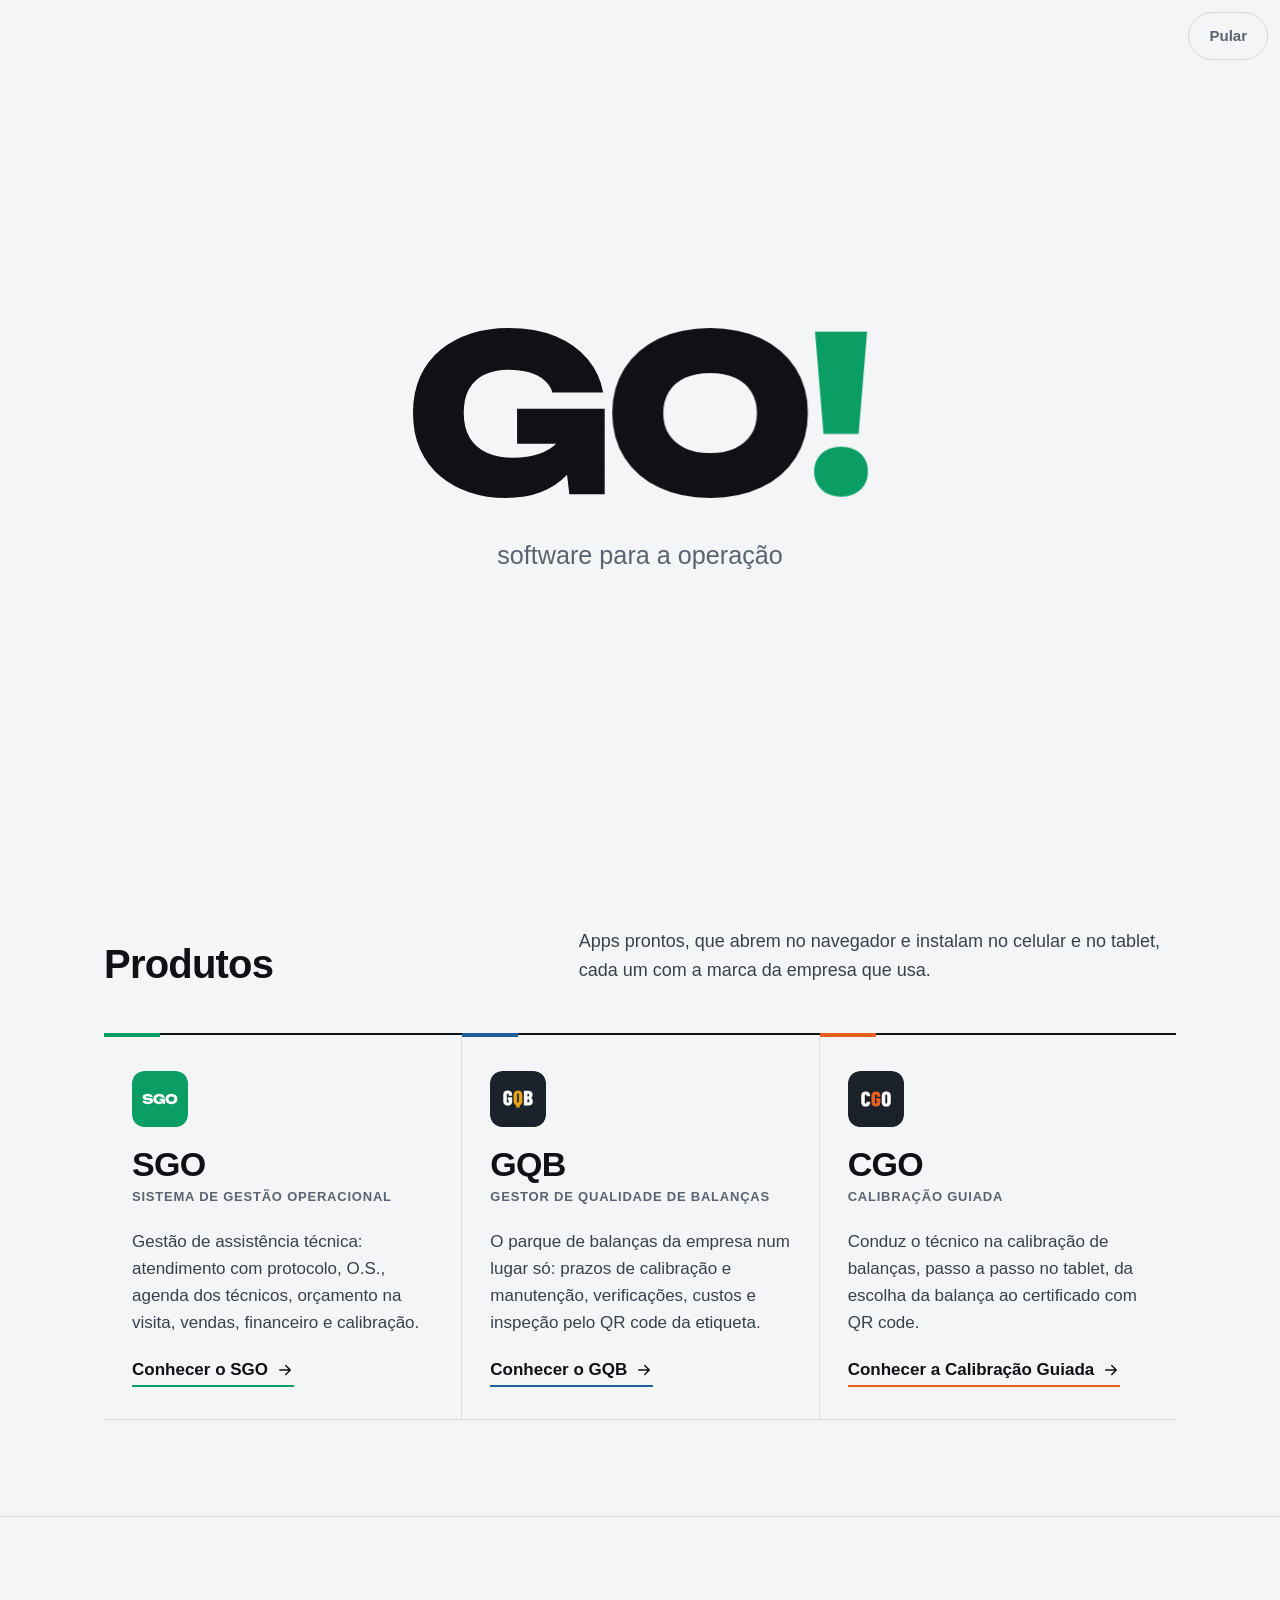
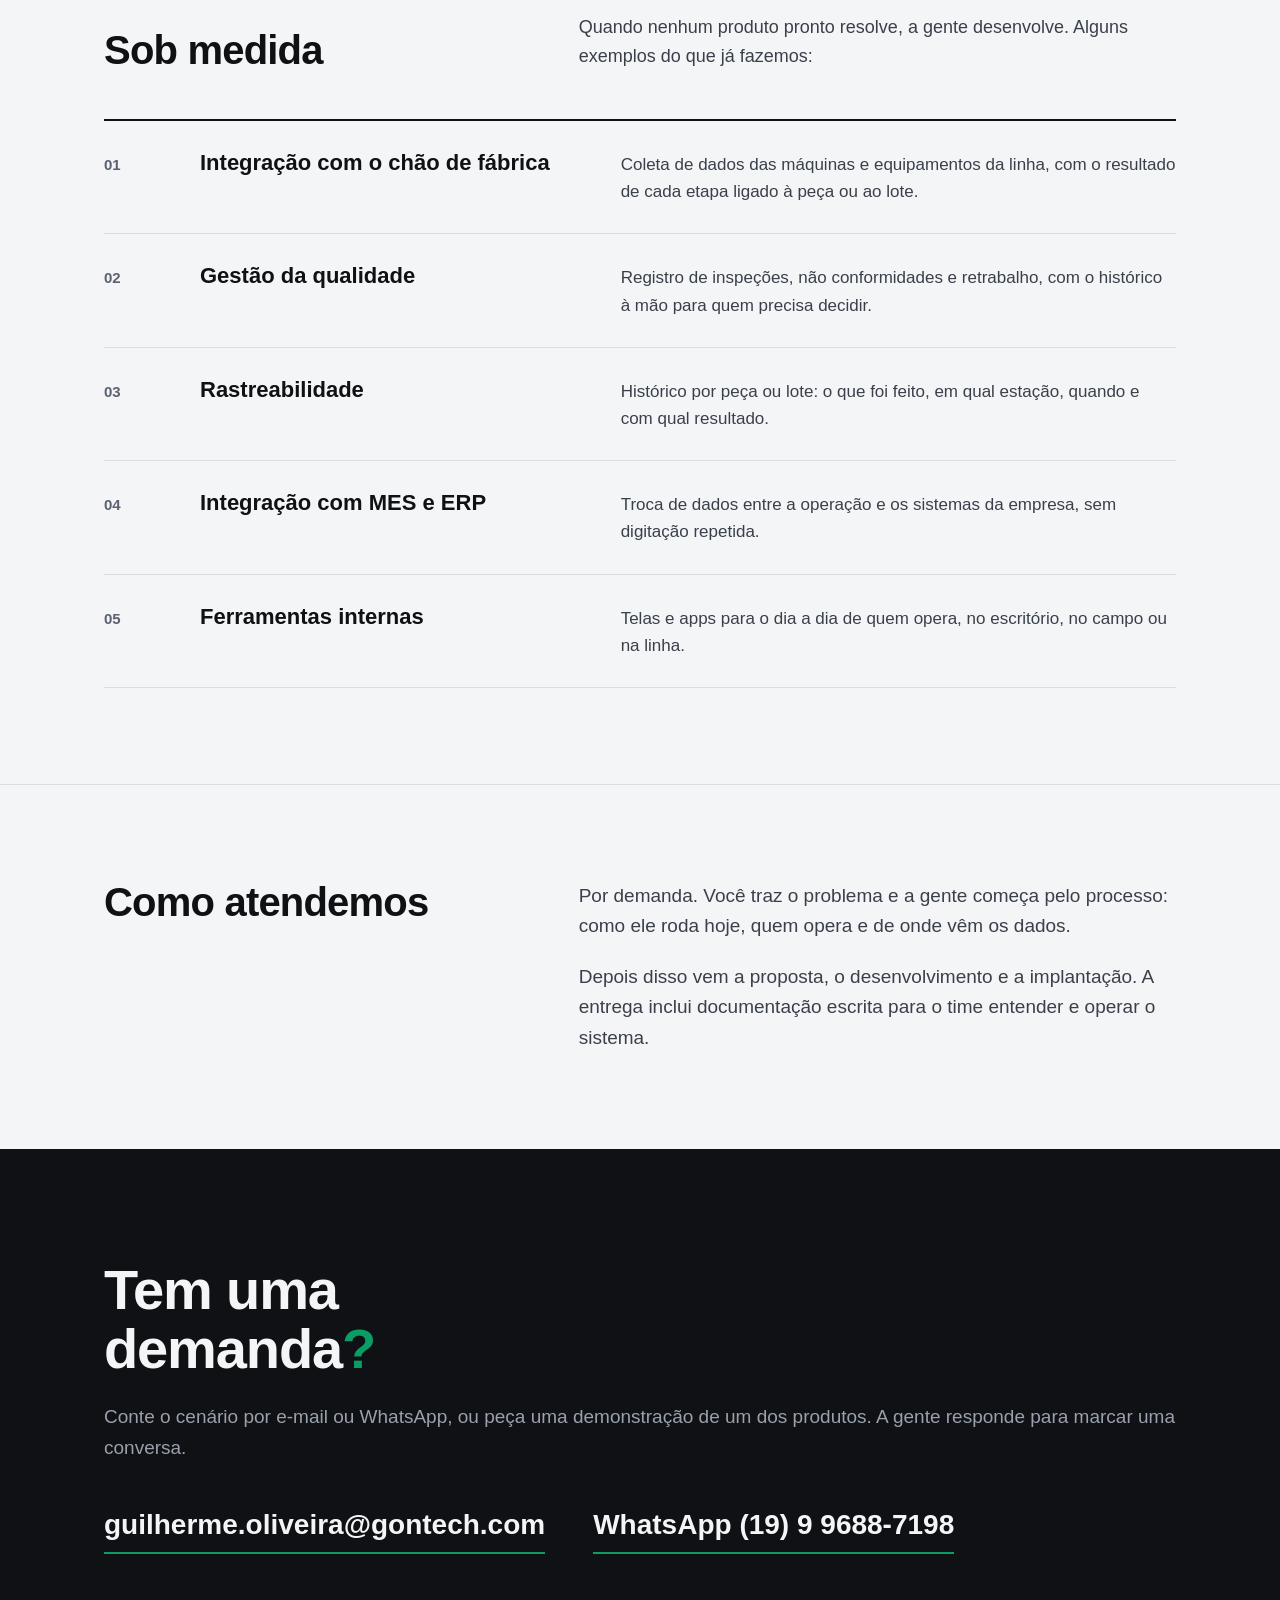
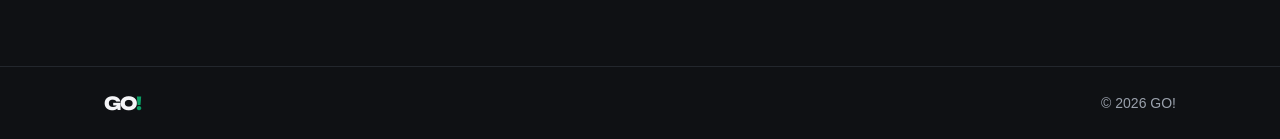
<file: index.html>
<!doctype html>
<html lang="pt-BR">
<head>
  <meta charset="utf-8">
  <meta name="viewport" content="width=device-width, initial-scale=1">
  <title>GO! | Software para a operação</title>
  <meta name="description" content="A GO! faz software para empresas que operam no campo, no laboratório e na fábrica: produtos prontos (SGO, GQB e Calibração Guiada) e projetos sob medida.">
  <meta name="theme-color" content="#0F1114">

  <meta property="og:type" content="website">
  <meta property="og:locale" content="pt_BR">
  <meta property="og:title" content="GO! | Software para a operação">
  <meta property="og:description" content="Produtos prontos para gestão de serviço, qualidade e calibração de balanças, e projetos sob medida.">
  <meta property="og:image" content="https://gontechbr.github.io/og-image.png">

  <link rel="icon" href="favicon.ico" sizes="any">
  <link rel="icon" href="favicon-32.png" type="image/png" sizes="32x32">
  <link rel="apple-touch-icon" href="apple-touch-icon.png">
  <link rel="manifest" href="site.webmanifest">

  <link rel="preconnect" href="https://fonts.googleapis.com">
  <link rel="preconnect" href="https://fonts.gstatic.com" crossorigin>
  <link href="https://fonts.googleapis.com/css2?family=Unbounded:wght@800&display=swap" rel="stylesheet">
  <link rel="stylesheet" href="css/styles.css">
  <script src="js/abertura.js"></script>
</head>
<body>
  <script>GoOpening.showOncePerVisit();</script>

  <header class="site-header">
    <div class="container header-inner">
      <a class="go-logo header-logo" href="#inicio" aria-label="GO!, voltar ao início">GO<span class="go-bang">!</span></a>
      <nav class="header-nav" aria-label="Menu principal">
        <a class="header-link" href="#produtos">Produtos</a>
        <a class="header-link" href="#sob-medida">Sob medida</a>
        <a class="header-link" href="#contato">Contato</a>
      </nav>
    </div>
  </header>

  <main>
    <section class="hero" id="inicio">
      <div class="container">
        <p class="eyebrow">Produtos e projetos sob medida</p>
        <h1>Software para quem faz a operação andar<span class="go-bang">.</span></h1>
        <p class="lead">
          A GO! faz sistemas para empresas que trabalham no campo, no laboratório e na fábrica.
          Alguns já estão prontos para usar. Os outros a gente desenha junto com quem vai operar.
        </p>
        <a class="button" href="#produtos">
          Ver os produtos
          <svg class="icon" aria-hidden="true" viewBox="0 0 24 24"><path d="M5 12h14M13 6l6 6-6 6"/></svg>
        </a>
      </div>
    </section>

    <section class="section" id="produtos" aria-labelledby="produtos-titulo">
      <div class="container">
        <div class="section-head">
          <h2 id="produtos-titulo">Produtos</h2>
          <p class="section-intro">Apps prontos, que abrem no navegador e instalam no celular e no tablet, cada um com a marca da empresa que usa.</p>
        </div>

        <ul class="products">
          <li class="product" style="--product-color: #0A9E64">
            <img class="product-icon" src="assets/produtos/sgo-icone-verde.svg" alt="" width="56" height="56">
            <div class="product-name">
              <h3>SGO</h3>
              <p>Sistema de Gestão Operacional</p>
            </div>
            <p class="product-text">Gestão de assistência técnica: atendimento com protocolo, O.S., agenda dos técnicos, orçamento na visita, vendas, financeiro e calibração.</p>
            <a class="product-link" href="sgo/">Conhecer o SGO <svg class="icon" aria-hidden="true" viewBox="0 0 24 24"><path d="M5 12h14M13 6l6 6-6 6"/></svg></a>
          </li>
          <li class="product" style="--product-color: #1f5f99">
            <img class="product-icon" src="assets/produtos/gqb-icone.svg" alt="" width="56" height="56">
            <div class="product-name">
              <h3>GQB</h3>
              <p>Gestor de Qualidade de Balanças</p>
            </div>
            <p class="product-text">O parque de balanças da empresa num lugar só: prazos de calibração e manutenção, verificações, custos e inspeção pelo QR code da etiqueta.</p>
            <a class="product-link" href="gqb/">Conhecer o GQB <svg class="icon" aria-hidden="true" viewBox="0 0 24 24"><path d="M5 12h14M13 6l6 6-6 6"/></svg></a>
          </li>
          <li class="product" style="--product-color: #E8601C">
            <img class="product-icon" src="assets/produtos/cgo-icone.svg" alt="" width="56" height="56">
            <div class="product-name">
              <h3>CGO</h3>
              <p>Calibração Guiada</p>
            </div>
            <p class="product-text">Conduz o técnico na calibração de balanças, passo a passo no tablet, da escolha da balança ao certificado com QR code.</p>
            <a class="product-link" href="cgo/">Conhecer a Calibração Guiada <svg class="icon" aria-hidden="true" viewBox="0 0 24 24"><path d="M5 12h14M13 6l6 6-6 6"/></svg></a>
          </li>
        </ul>
      </div>
    </section>

    <section class="section section-rule" id="sob-medida" aria-labelledby="sob-medida-titulo">
      <div class="container">
        <div class="section-head">
          <h2 id="sob-medida-titulo">Sob medida</h2>
          <p class="section-intro">Quando nenhum produto pronto resolve, a gente desenvolve. Alguns exemplos do que já fazemos:</p>
        </div>
        <ol class="services">
          <li>
            <span class="service-number" aria-hidden="true">01</span>
            <h3>Integração com o chão de fábrica</h3>
            <p>Coleta de dados das máquinas e equipamentos da linha, com o resultado de cada etapa ligado à peça ou ao lote.</p>
          </li>
          <li>
            <span class="service-number" aria-hidden="true">02</span>
            <h3>Gestão da qualidade</h3>
            <p>Registro de inspeções, não conformidades e retrabalho, com o histórico à mão para quem precisa decidir.</p>
          </li>
          <li>
            <span class="service-number" aria-hidden="true">03</span>
            <h3>Rastreabilidade</h3>
            <p>Histórico por peça ou lote: o que foi feito, em qual estação, quando e com qual resultado.</p>
          </li>
          <li>
            <span class="service-number" aria-hidden="true">04</span>
            <h3>Integração com MES e ERP</h3>
            <p>Troca de dados entre a operação e os sistemas da empresa, sem digitação repetida.</p>
          </li>
          <li>
            <span class="service-number" aria-hidden="true">05</span>
            <h3>Ferramentas internas</h3>
            <p>Telas e apps para o dia a dia de quem opera, no escritório, no campo ou na linha.</p>
          </li>
        </ol>
      </div>
    </section>

    <section class="section section-rule" id="como-atendemos" aria-labelledby="como-atendemos-titulo">
      <div class="container split">
        <h2 id="como-atendemos-titulo">Como atendemos</h2>
        <div class="split-text">
          <p>
            Por demanda. Você traz o problema e a gente começa pelo processo: como ele roda hoje,
            quem opera e de onde vêm os dados.
          </p>
          <p>
            Depois disso vem a proposta, o desenvolvimento e a implantação. A entrega inclui
            documentação escrita para o time entender e operar o sistema.
          </p>
        </div>
      </div>
    </section>

    <section class="contact" id="contato" aria-labelledby="contato-titulo">
      <div class="container">
        <h2 id="contato-titulo">Tem uma demanda<span class="go-bang">?</span></h2>
        <p class="contact-text">Conte o cenário por e-mail ou WhatsApp, ou peça uma demonstração de um dos produtos. A gente responde para marcar uma conversa.</p>
        <div class="contact-links">
          <a class="contact-email" href="mailto:guilherme.oliveira@gontech.com" data-contact="email">guilherme.oliveira@gontech.com</a>
          <a class="contact-email" href="https://wa.me/5519996887198" target="_blank" rel="noopener">WhatsApp (19) 9 9688-7198</a>
        </div>
      </div>
    </section>
  </main>

  <footer class="site-footer">
    <div class="container footer-inner">
      <span class="go-logo footer-logo">GO<span class="go-bang">!</span></span>
      <span>&copy; <span data-year>2026</span> GO!</span>
    </div>
  </footer>

  <script src="js/main.js" defer></script>
</body>
</html>
</file>
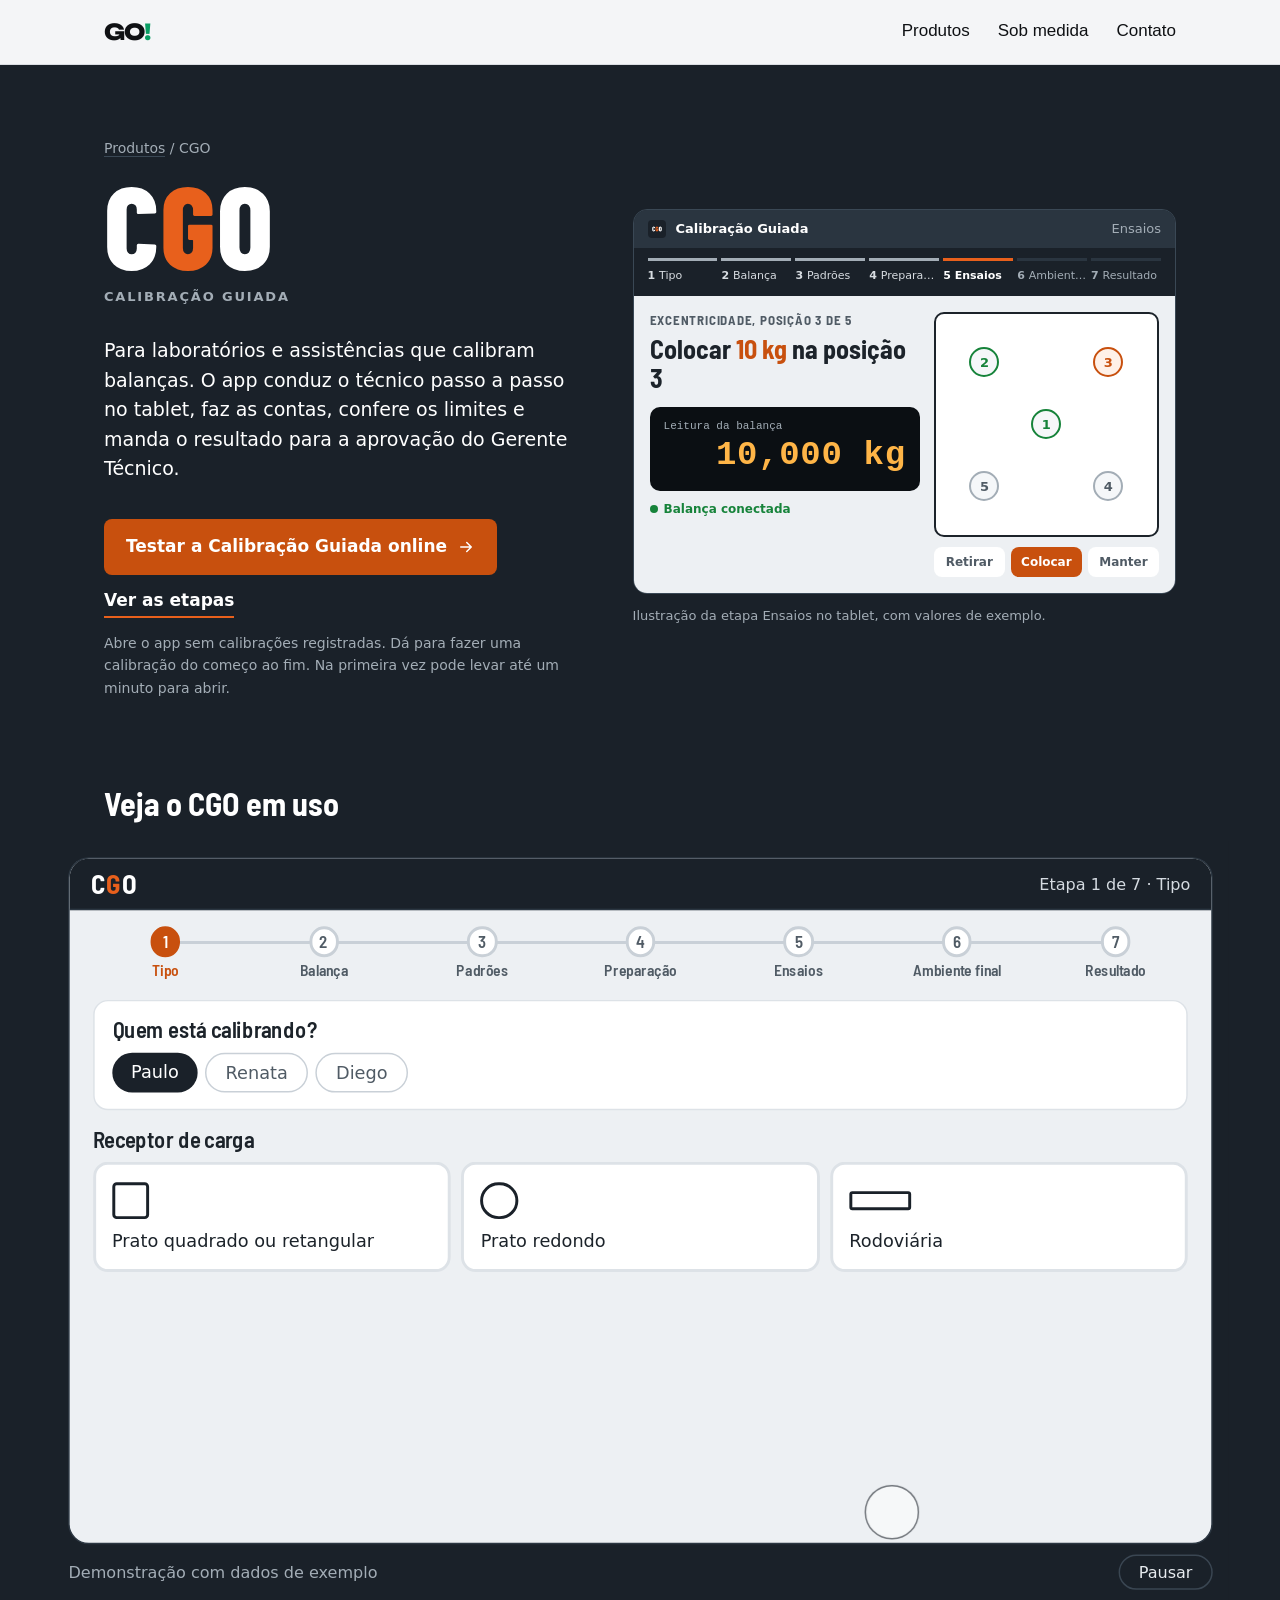
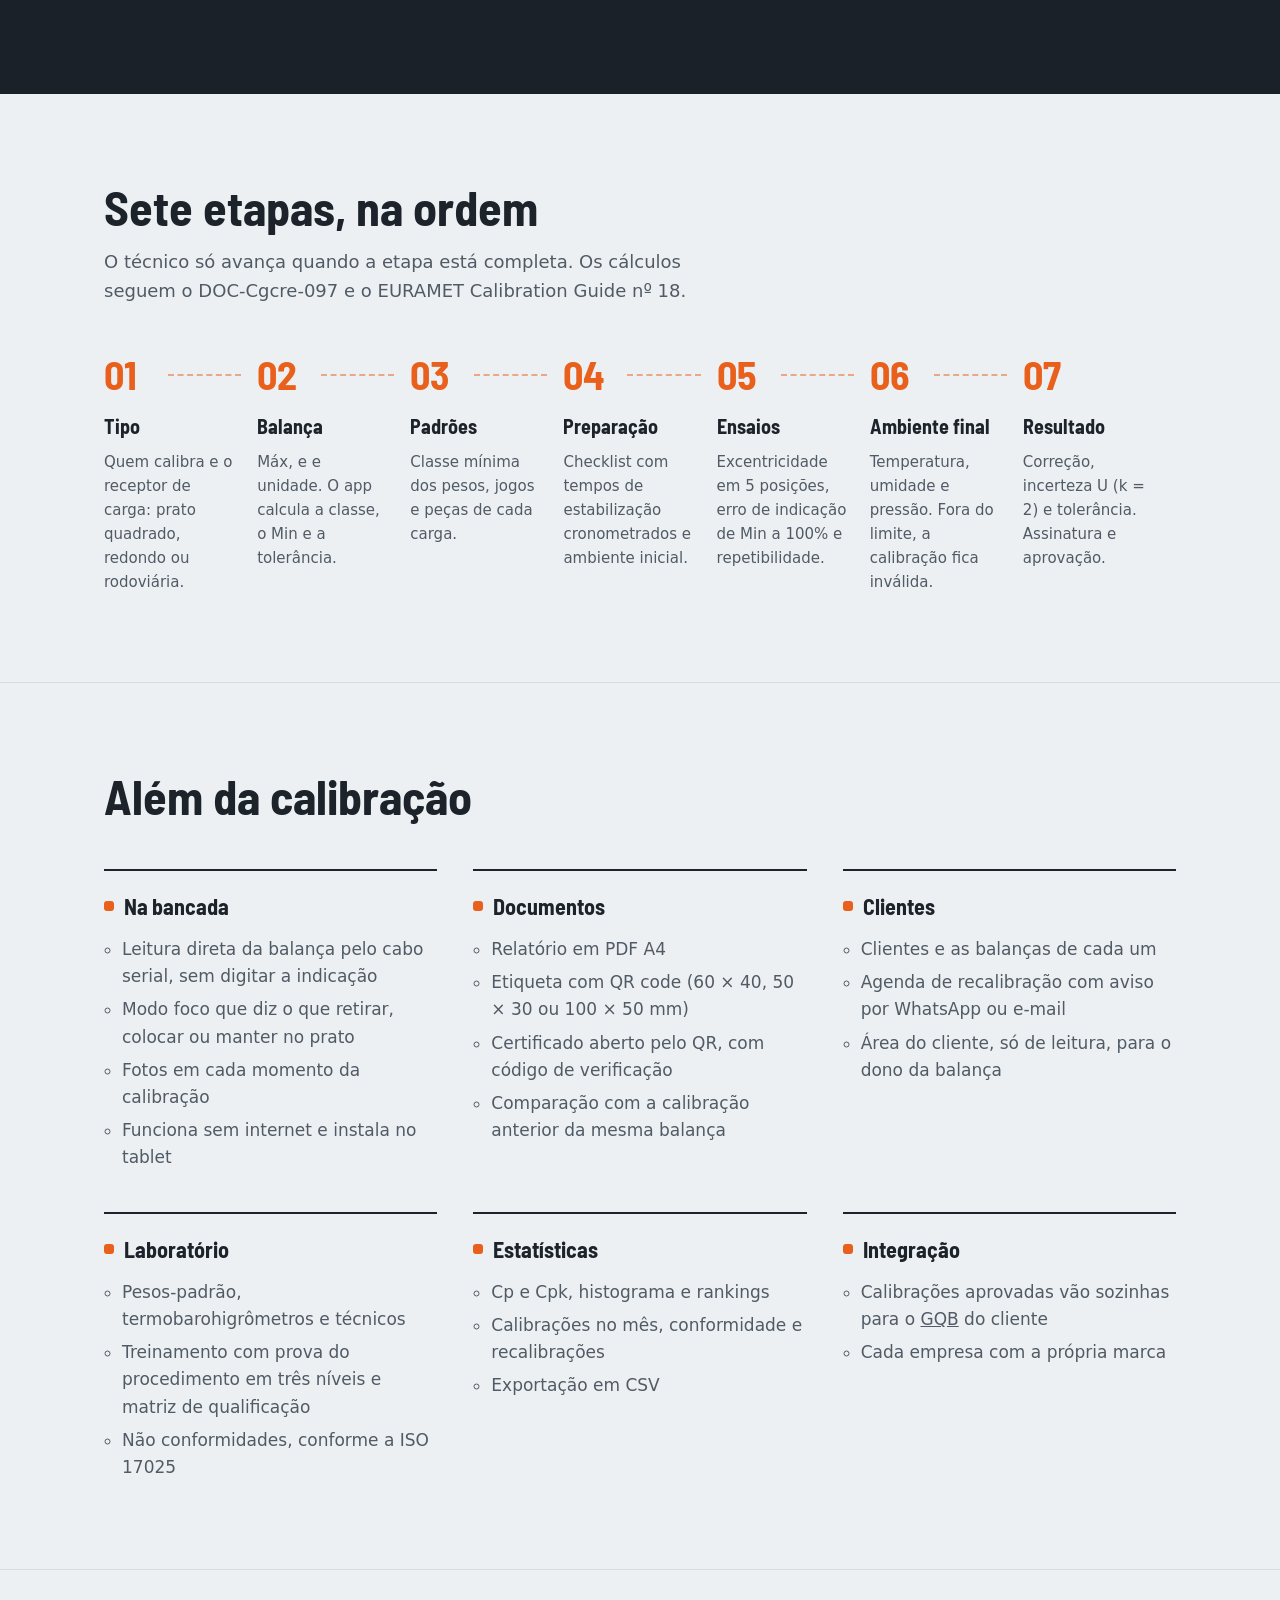
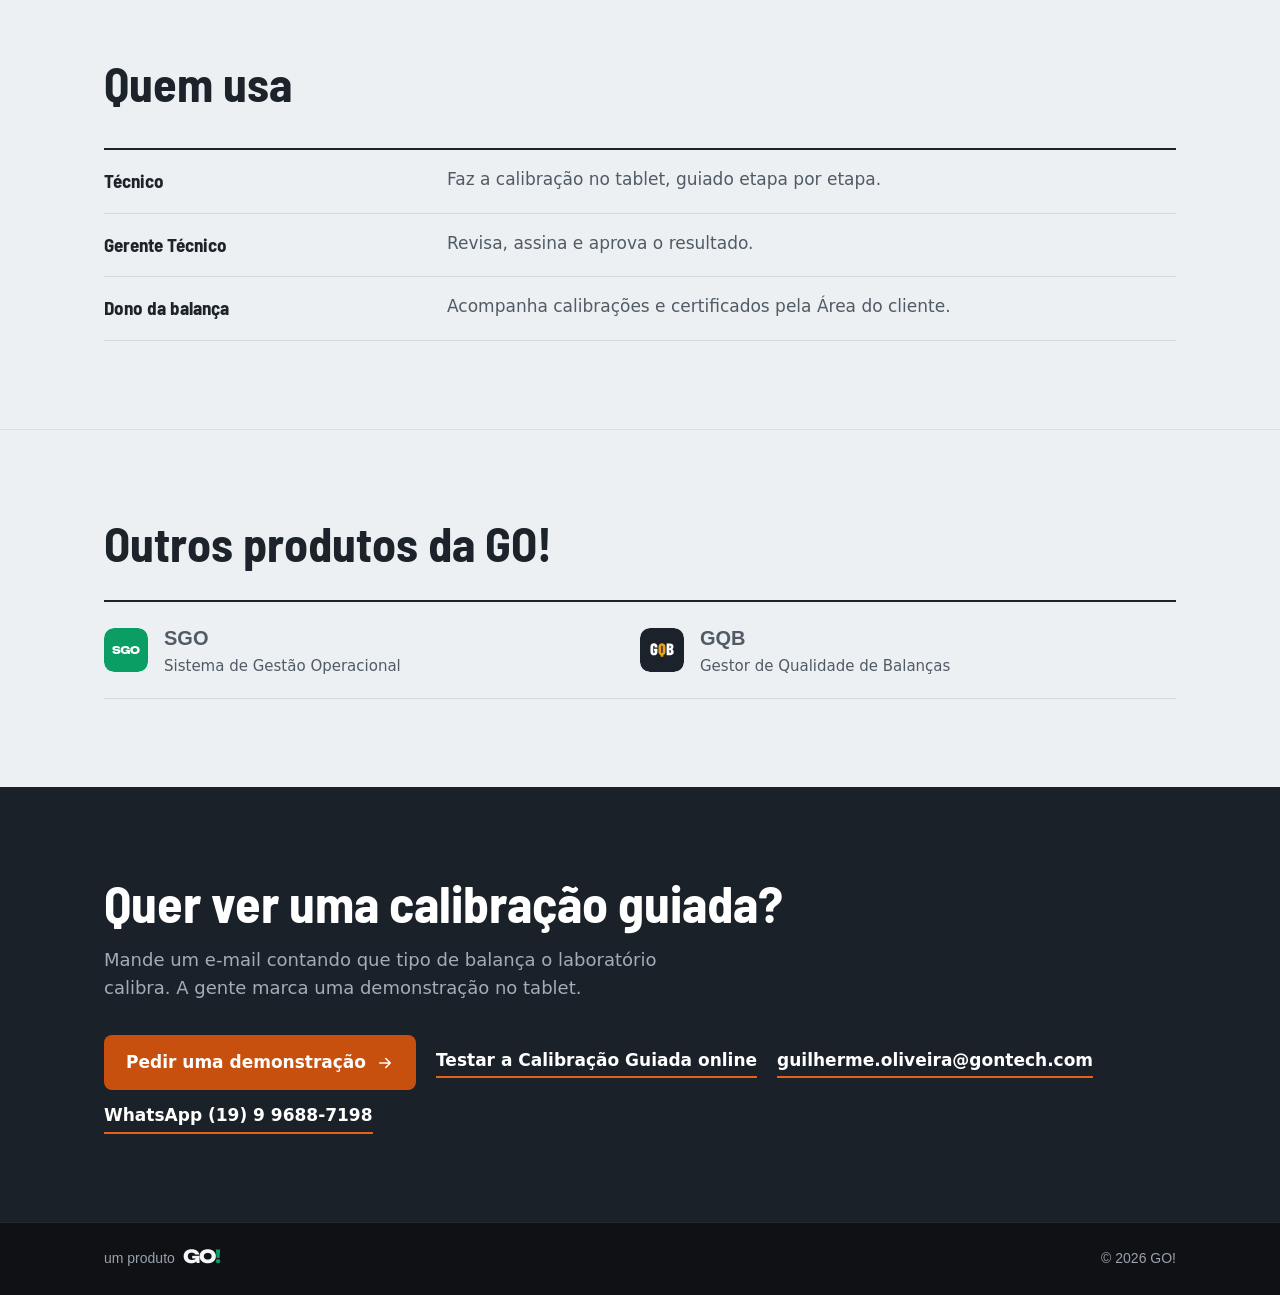
<file: cgo/index.html>
<!doctype html>
<html lang="pt-BR">
<head>
  <meta charset="utf-8">
  <meta name="viewport" content="width=device-width, initial-scale=1">
  <title>CGO | Calibração Guiada | GO!</title>
  <meta name="description" content="CGO, Calibração Guiada: conduz o técnico na calibração de balanças, passo a passo no tablet, do tipo de balança ao certificado com QR code. Um produto GO!.">
  <meta name="theme-color" content="#1A2129">

  <meta property="og:type" content="website">
  <meta property="og:locale" content="pt_BR">
  <meta property="og:title" content="CGO | Calibração Guiada">
  <meta property="og:description" content="Calibração de balanças passo a passo no tablet. Um produto GO!.">
  <meta property="og:image" content="https://gontechbr.github.io/og-image.png">

  <link rel="icon" href="../favicon.ico" sizes="any">
  <link rel="icon" href="../favicon-32.png" type="image/png" sizes="32x32">
  <link rel="apple-touch-icon" href="../apple-touch-icon.png">

  <link rel="preconnect" href="https://fonts.googleapis.com">
  <link rel="preconnect" href="https://fonts.gstatic.com" crossorigin>
  <link href="https://fonts.googleapis.com/css2?family=Unbounded:wght@800&family=Barlow+Semi+Condensed:wght@600;700&display=swap" rel="stylesheet">
  <link rel="stylesheet" href="../css/styles.css">
  <link rel="stylesheet" href="../css/produto.css">
  <style>
    /* Ilustração da etapa Ensaios no tablet, nas cores do site.css do app. Valores de exemplo. */
    .cgo-stepper {
      list-style: none;
      margin: 0;
      padding: 10px 14px 12px;
      display: grid;
      grid-template-columns: repeat(7, minmax(0, 1fr));
      gap: 4px;
      background: var(--p-chrome);
      counter-reset: cgo-step;
    }

    .cgo-stepper li {
      counter-increment: cgo-step;
      padding-top: 8px;
      border-top: 3px solid var(--p-chrome-3);
      color: var(--p-chrome-muted);
      font-size: 11px;
      white-space: nowrap;
      overflow: hidden;
      text-overflow: ellipsis;
    }

    .cgo-stepper li::before {
      content: counter(cgo-step) " ";
      font-weight: 700;
    }

    .cgo-stepper li.done {
      border-top-color: #A3ADB6;
      color: #D7DCE1;
    }

    .cgo-stepper li.now {
      border-top-color: var(--p-accent);
      color: #FFFFFF;
      font-weight: 700;
    }

    .cgo-body {
      display: grid;
      grid-template-columns: minmax(0, 1.2fr) minmax(0, 1fr);
      gap: 14px;
      padding: 16px;
      background: #EDF0F3;
      color: #1C232A;
    }

    .cgo-kicker {
      font-family: var(--p-display);
      font-size: 13px;
      font-weight: 700;
      letter-spacing: 0.06em;
      text-transform: uppercase;
      color: #505B65;
    }

    .cgo-instruction {
      margin-top: 6px;
      font-family: var(--p-display);
      font-size: 26px;
      font-weight: 700;
      line-height: 1.1;
    }

    .cgo-instruction b {
      color: #C8500E;
    }

    .cgo-lcd {
      margin-top: 14px;
      padding: 12px 14px;
      border-radius: 10px;
      background: #0B0F13;
      color: #FFB547;
      font-family: Consolas, 'Cascadia Mono', monospace;
      font-size: 34px;
      font-weight: 700;
      text-align: right;
      letter-spacing: 0.02em;
    }

    .cgo-lcd small {
      display: block;
      font-size: 11px;
      font-weight: 400;
      color: #A3ADB6;
      text-align: left;
      letter-spacing: 0;
    }

    .cgo-serial {
      display: inline-flex;
      align-items: center;
      gap: 6px;
      margin-top: 10px;
      color: #16833A;
      font-weight: 700;
      font-size: 12px;
    }

    .cgo-serial::before {
      content: "";
      width: 8px;
      height: 8px;
      border-radius: 50%;
      background: #16833A;
    }

    /* Prato visto de cima com as 5 posições da excentricidade. */
    .cgo-plate {
      position: relative;
      aspect-ratio: 1;
      border-radius: 10px;
      border: 2px solid #1C232A;
      background: #FFFFFF;
    }

    .cgo-plate i {
      position: absolute;
      display: grid;
      place-items: center;
      width: 30px;
      height: 30px;
      margin: -15px 0 0 -15px;
      border-radius: 50%;
      border: 2px solid #A3ADB6;
      background: #F5F7F9;
      color: #505B65;
      font-style: normal;
      font-weight: 700;
      font-size: 13px;
    }

    .cgo-plate i.done {
      border-color: #16833A;
      color: #16833A;
    }

    .cgo-plate i.now {
      border-color: #C8500E;
      background: #FFF1E8;
      color: #C8500E;
    }

    .cgo-actions {
      display: grid;
      grid-template-columns: repeat(3, 1fr);
      gap: 6px;
      margin-top: 10px;
    }

    .cgo-actions span {
      padding: 7px 0;
      border-radius: 8px;
      background: #FFFFFF;
      text-align: center;
      font-weight: 700;
      font-size: 12px;
      color: #505B65;
    }

    .cgo-actions span.on {
      background: #C8500E;
      color: #FFFFFF;
    }

    @media (max-width: 640px) {
      .cgo-body {
        grid-template-columns: 1fr;
      }

      .cgo-plate {
        max-width: 200px;
      }

      .cgo-stepper li {
        font-size: 0;
      }

      .cgo-stepper li::before {
        font-size: 11px;
      }
    }
  </style>
</head>
<body class="produto produto-cgo">
  <header class="site-header">
    <div class="container header-inner">
      <a class="go-logo header-logo" href="../" aria-label="GO!, página inicial">GO<span class="go-bang">!</span></a>
      <nav class="header-nav" aria-label="Menu principal">
        <a class="header-link" href="../#produtos">Produtos</a>
        <a class="header-link" href="../#sob-medida">Sob medida</a>
        <a class="header-link" href="#contato">Contato</a>
      </nav>
    </div>
  </header>

  <main>
    <section class="p-hero">
      <div class="container p-hero-grid">
        <div>
          <p class="p-crumb"><a href="../#produtos">Produtos</a> / CGO</p>
          <h1 class="p-title">
            <img class="p-title-logo" src="../assets/produtos/cgo-fundo-escuro.svg" alt="CGO" height="84">
          </h1>
          <p class="p-fullname">Calibração Guiada</p>
          <p class="p-lead">
            Para laboratórios e assistências que calibram balanças. O app conduz o técnico passo a
            passo no tablet, faz as contas, confere os limites e manda o resultado para a aprovação
            do Gerente Técnico.
          </p>
          <div class="p-actions">
            <a class="p-button" href="https://calibracao-guiada-astebal.onrender.com/" target="_blank" rel="noopener">
              Testar a Calibração Guiada online
              <svg class="icon" aria-hidden="true" viewBox="0 0 24 24"><path d="M5 12h14M13 6l6 6-6 6"/></svg>
            </a>
            <a class="p-ghost" href="#etapas">Ver as etapas</a>
          </div>
          <p class="p-online-note">Abre o app sem calibrações registradas. Dá para fazer uma calibração do começo ao fim. Na primeira vez pode levar até um minuto para abrir.</p>
        </div>

        <figure class="p-shot" aria-labelledby="cgo-shot-legenda">
          <div class="p-window">
            <div class="p-window-bar">
              <img src="../assets/produtos/cgo-icone.svg" alt="" width="18" height="18">
              Calibração Guiada
              <span class="p-window-where">Ensaios</span>
            </div>
            <ol class="cgo-stepper" aria-hidden="true">
              <li class="done">Tipo</li>
              <li class="done">Balança</li>
              <li class="done">Padrões</li>
              <li class="done">Preparação</li>
              <li class="now">Ensaios</li>
              <li>Ambiente final</li>
              <li>Resultado</li>
            </ol>
            <div class="cgo-body">
              <div>
                <p class="cgo-kicker">Excentricidade, posição 3 de 5</p>
                <p class="cgo-instruction">Colocar <b>10 kg</b> na posição 3</p>
                <div class="cgo-lcd"><small>Leitura da balança</small>10,000 kg</div>
                <span class="cgo-serial">Balança conectada</span>
              </div>
              <div>
                <div class="cgo-plate" aria-hidden="true">
                  <i class="done" style="left: 50%; top: 50%">1</i>
                  <i class="done" style="left: 22%; top: 22%">2</i>
                  <i class="now" style="left: 78%; top: 22%">3</i>
                  <i style="left: 78%; top: 78%">4</i>
                  <i style="left: 22%; top: 78%">5</i>
                </div>
                <div class="cgo-actions" aria-hidden="true">
                  <span>Retirar</span>
                  <span class="on">Colocar</span>
                  <span>Manter</span>
                </div>
              </div>
            </div>
          </div>
          <figcaption id="cgo-shot-legenda">Ilustração da etapa Ensaios no tablet, com valores de exemplo.</figcaption>
        </figure>
      </div>
    </section>

    <section class="p-demo" aria-labelledby="demo-titulo">
      <div class="container">
        <h2 id="demo-titulo">Veja o CGO em uso</h2>
      </div>
      <div class="p-demo-stage">
        <iframe class="p-demo-frame" src="demo.html" title="Demonstração animada do CGO: uma calibração de balança no tablet, das etapas iniciais ao certificado aprovado" loading="lazy" data-go-demo></iframe>
      </div>
    </section>

    <section class="p-section" id="etapas" aria-labelledby="etapas-titulo">
      <div class="container">
        <h2 id="etapas-titulo">Sete etapas, na ordem</h2>
        <p class="p-section-intro">O técnico só avança quando a etapa está completa. Os cálculos seguem o DOC-Cgcre-097 e o EURAMET Calibration Guide nº 18.</p>
        <ol class="p-steps" style="--step-count: 7">
          <li class="p-step">
            <h3>Tipo</h3>
            <p>Quem calibra e o receptor de carga: prato quadrado, redondo ou rodoviária.</p>
          </li>
          <li class="p-step">
            <h3>Balança</h3>
            <p>Máx, e e unidade. O app calcula a classe, o Min e a tolerância.</p>
          </li>
          <li class="p-step">
            <h3>Padrões</h3>
            <p>Classe mínima dos pesos, jogos e peças de cada carga.</p>
          </li>
          <li class="p-step">
            <h3>Preparação</h3>
            <p>Checklist com tempos de estabilização cronometrados e ambiente inicial.</p>
          </li>
          <li class="p-step">
            <h3>Ensaios</h3>
            <p>Excentricidade em 5 posições, erro de indicação de Min a 100% e repetibilidade.</p>
          </li>
          <li class="p-step">
            <h3>Ambiente final</h3>
            <p>Temperatura, umidade e pressão. Fora do limite, a calibração fica inválida.</p>
          </li>
          <li class="p-step">
            <h3>Resultado</h3>
            <p>Correção, incerteza U (k = 2) e tolerância. Assinatura e aprovação.</p>
          </li>
        </ol>
      </div>
    </section>

    <section class="p-section" aria-labelledby="funcoes-titulo">
      <div class="container">
        <h2 id="funcoes-titulo">Além da calibração</h2>
        <ul class="p-features">
          <li class="p-feature">
            <h3>Na bancada</h3>
            <ul>
              <li>Leitura direta da balança pelo cabo serial, sem digitar a indicação</li>
              <li>Modo foco que diz o que retirar, colocar ou manter no prato</li>
              <li>Fotos em cada momento da calibração</li>
              <li>Funciona sem internet e instala no tablet</li>
            </ul>
          </li>
          <li class="p-feature">
            <h3>Documentos</h3>
            <ul>
              <li>Relatório em PDF A4</li>
              <li>Etiqueta com QR code (60 × 40, 50 × 30 ou 100 × 50 mm)</li>
              <li>Certificado aberto pelo QR, com código de verificação</li>
              <li>Comparação com a calibração anterior da mesma balança</li>
            </ul>
          </li>
          <li class="p-feature">
            <h3>Clientes</h3>
            <ul>
              <li>Clientes e as balanças de cada um</li>
              <li>Agenda de recalibração com aviso por WhatsApp ou e-mail</li>
              <li>Área do cliente, só de leitura, para o dono da balança</li>
            </ul>
          </li>
          <li class="p-feature">
            <h3>Laboratório</h3>
            <ul>
              <li>Pesos-padrão, termobarohigrômetros e técnicos</li>
              <li>Treinamento com prova do procedimento em três níveis e matriz de qualificação</li>
              <li>Não conformidades, conforme a ISO 17025</li>
            </ul>
          </li>
          <li class="p-feature">
            <h3>Estatísticas</h3>
            <ul>
              <li>Cp e Cpk, histograma e rankings</li>
              <li>Calibrações no mês, conformidade e recalibrações</li>
              <li>Exportação em CSV</li>
            </ul>
          </li>
          <li class="p-feature">
            <h3>Integração</h3>
            <ul>
              <li>Calibrações aprovadas vão sozinhas para o <a href="../gqb/">GQB</a> do cliente</li>
              <li>Cada empresa com a própria marca</li>
            </ul>
          </li>
        </ul>
      </div>
    </section>

    <section class="p-section" aria-labelledby="quem-usa-titulo">
      <div class="container">
        <h2 id="quem-usa-titulo">Quem usa</h2>
        <table class="p-table">
          <tbody>
            <tr><th scope="row">Técnico</th><td>Faz a calibração no tablet, guiado etapa por etapa.</td></tr>
            <tr><th scope="row">Gerente Técnico</th><td>Revisa, assina e aprova o resultado.</td></tr>
            <tr><th scope="row">Dono da balança</th><td>Acompanha calibrações e certificados pela Área do cliente.</td></tr>
          </tbody>
        </table>
      </div>
    </section>

    <section class="p-section" aria-labelledby="outros-titulo">
      <div class="container">
        <h2 id="outros-titulo">Outros produtos da GO!</h2>
        <ul class="p-related">
          <li><a href="../sgo/"><img src="../assets/produtos/sgo-icone-verde.svg" alt=""><span><strong>SGO</strong><span>Sistema de Gestão Operacional</span></span></a></li>
          <li><a href="../gqb/"><img src="../assets/produtos/gqb-icone.svg" alt=""><span><strong>GQB</strong><span>Gestor de Qualidade de Balanças</span></span></a></li>
        </ul>
      </div>
    </section>

    <section class="p-cta" id="contato" aria-labelledby="contato-titulo">
      <div class="container">
        <h2 id="contato-titulo">Quer ver uma calibração guiada?</h2>
        <p>Mande um e-mail contando que tipo de balança o laboratório calibra. A gente marca uma demonstração no tablet.</p>
        <div class="p-actions">
          <a class="p-button" href="mailto:guilherme.oliveira@gontech.com?subject=Demonstra%C3%A7%C3%A3o%20da%20Calibra%C3%A7%C3%A3o%20Guiada">
            Pedir uma demonstração
            <svg class="icon" aria-hidden="true" viewBox="0 0 24 24"><path d="M5 12h14M13 6l6 6-6 6"/></svg>
          </a>
          <a class="p-ghost" href="https://calibracao-guiada-astebal.onrender.com/" target="_blank" rel="noopener">Testar a Calibração Guiada online</a>
          <a class="p-ghost" href="mailto:guilherme.oliveira@gontech.com">guilherme.oliveira@gontech.com</a>
          <a class="p-ghost" href="https://wa.me/5519996887198" target="_blank" rel="noopener">WhatsApp (19) 9 9688-7198</a>
        </div>
      </div>
    </section>
  </main>

  <footer class="site-footer">
    <div class="container footer-inner">
      <span class="p-signature">um produto <span class="go-logo">GO<span class="go-bang">!</span></span></span>
      <span>&copy; <span data-year>2026</span> GO!</span>
    </div>
  </footer>

  <script src="../js/main.js" defer></script>
</body>
</html>
</file>
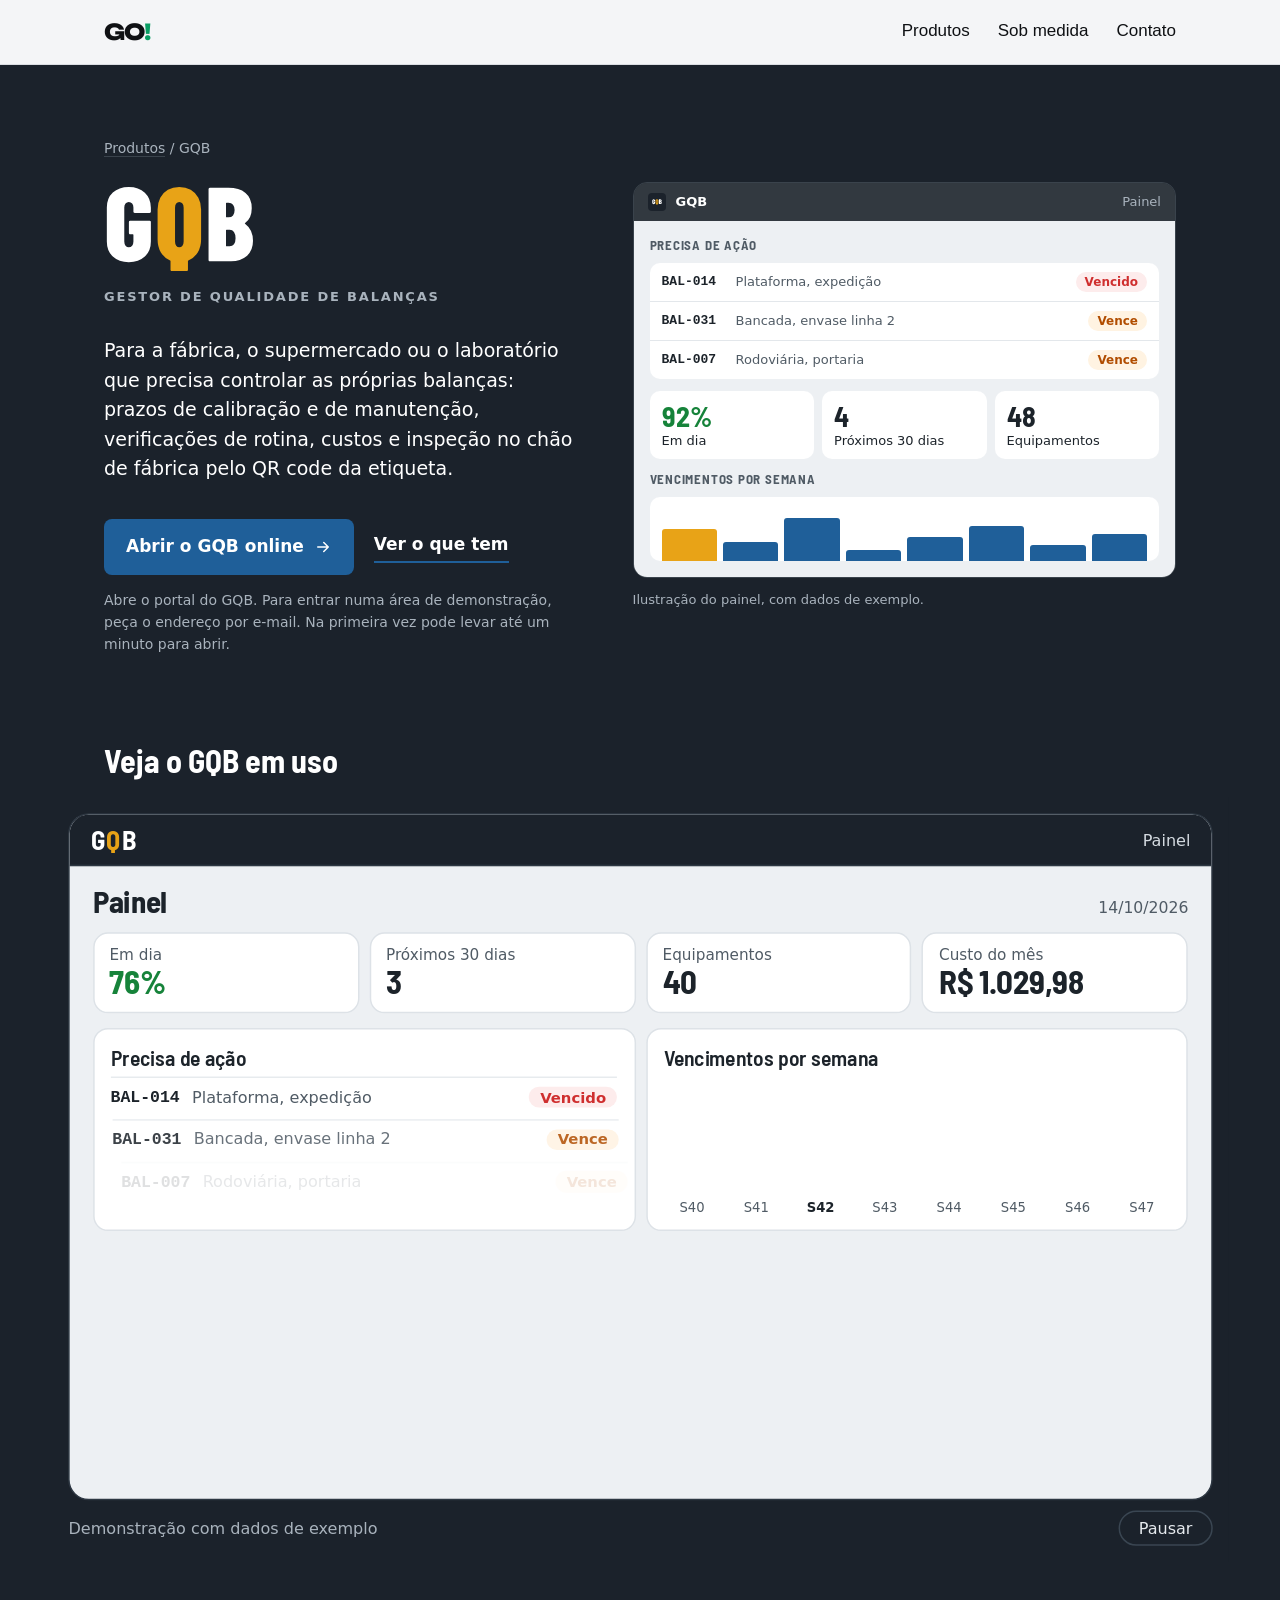
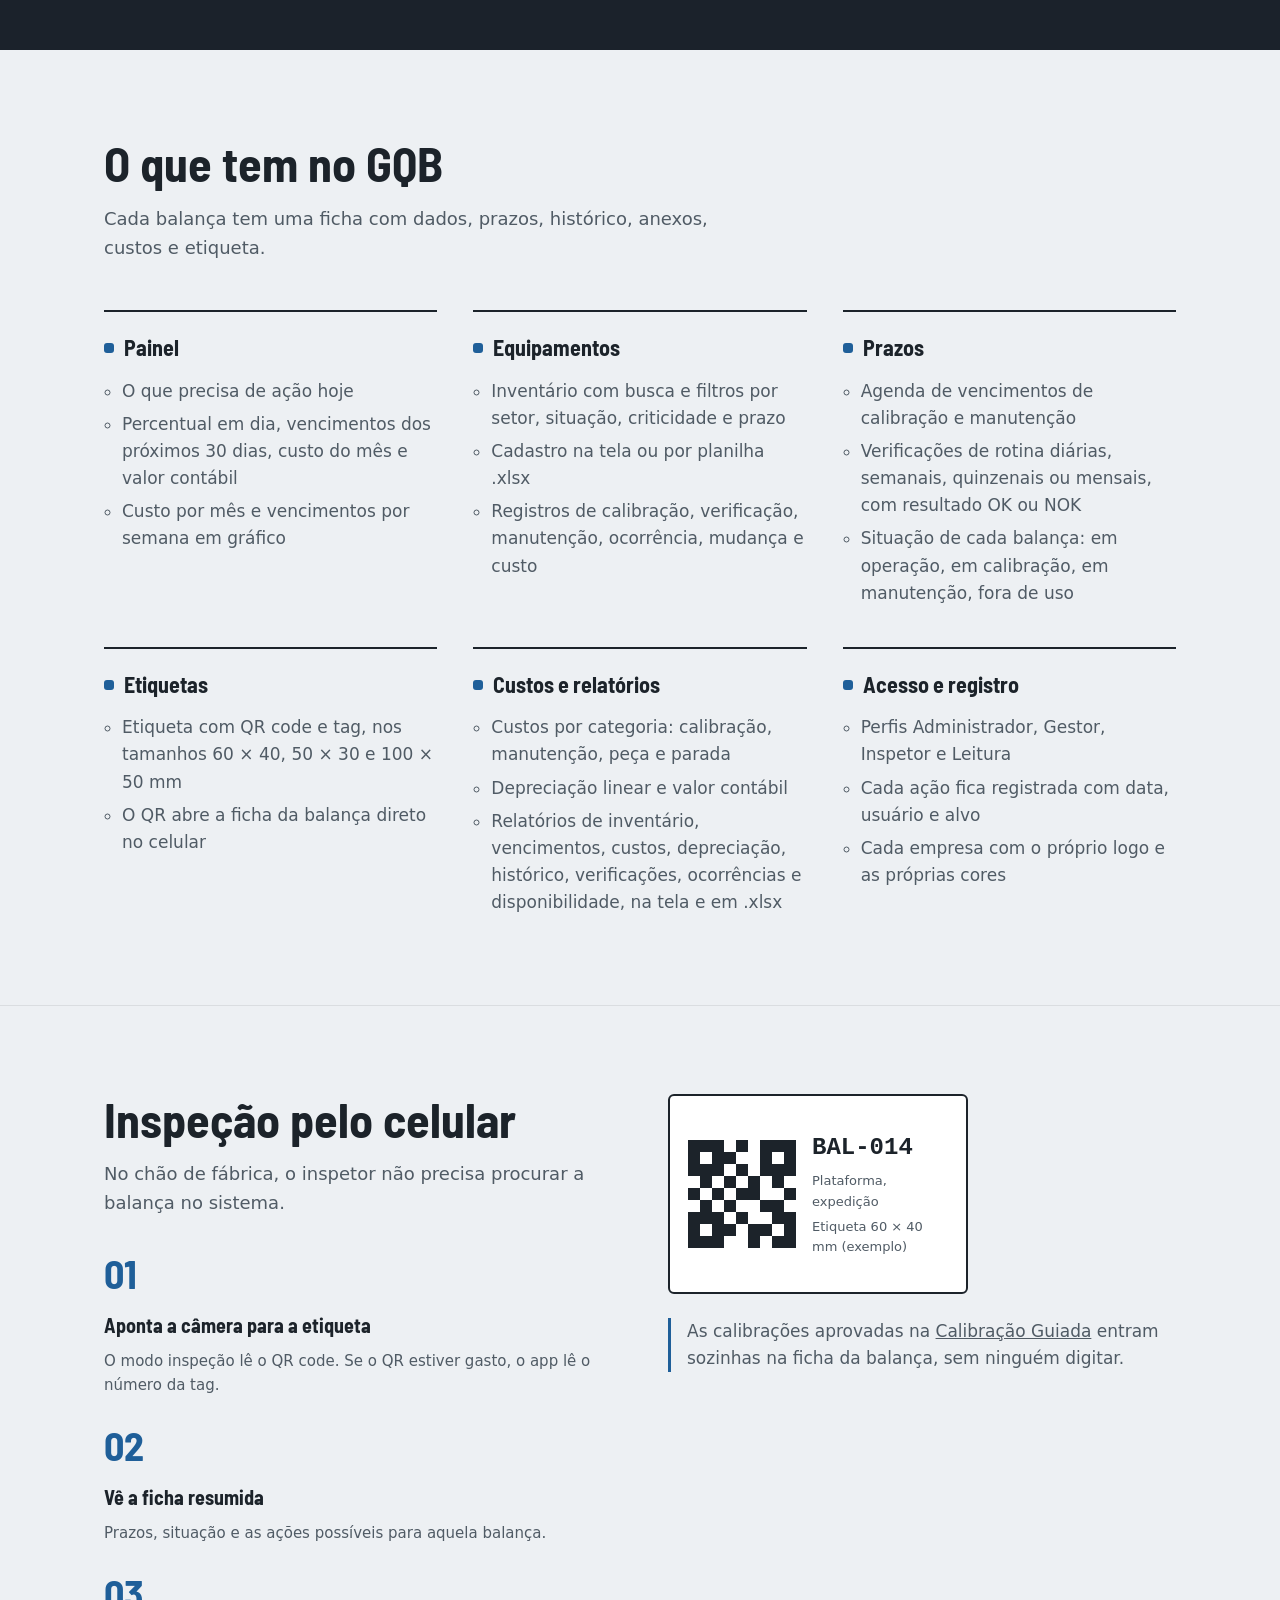
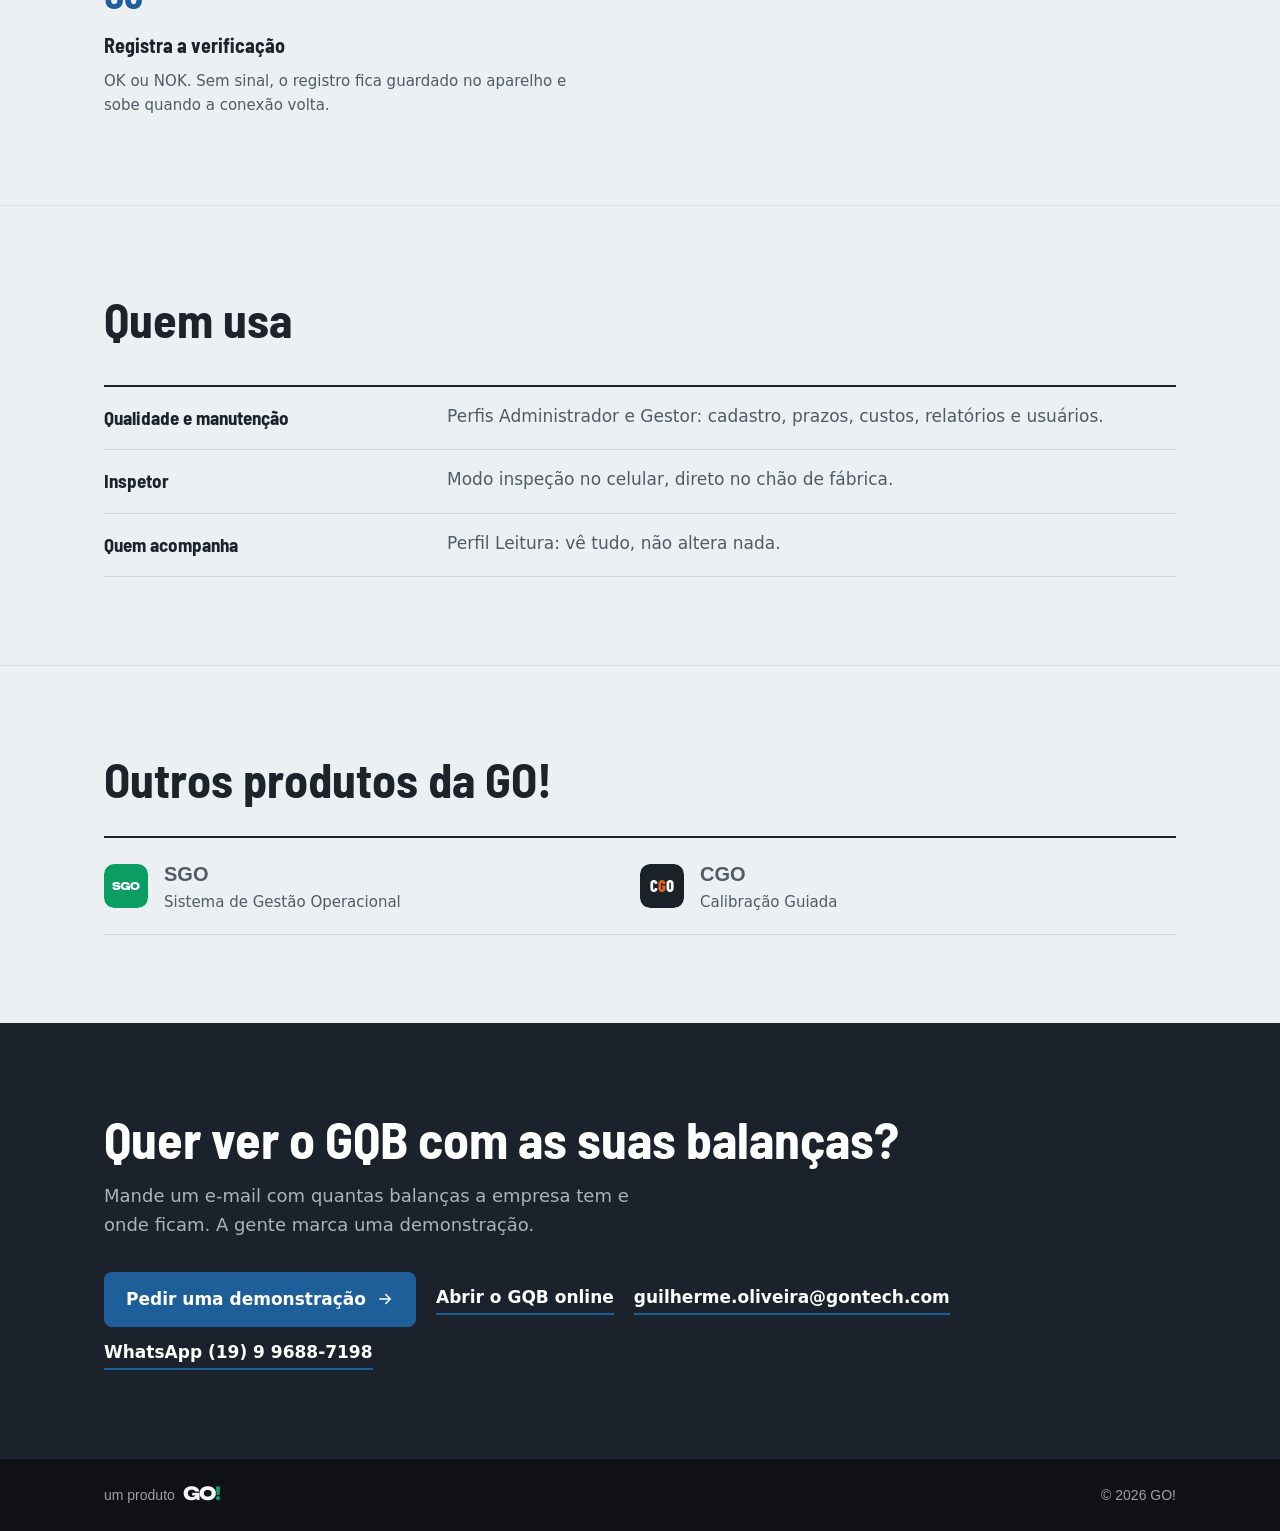
<file: gqb/index.html>
<!doctype html>
<html lang="pt-BR">
<head>
  <meta charset="utf-8">
  <meta name="viewport" content="width=device-width, initial-scale=1">
  <title>GQB | Gestor de Qualidade de Balanças | GO!</title>
  <meta name="description" content="GQB, Gestor de Qualidade de Balanças: prazos de calibração e manutenção, verificações, custos e inspeção pelo QR code da etiqueta. Um produto GO!.">
  <meta name="theme-color" content="#1B222B">

  <meta property="og:type" content="website">
  <meta property="og:locale" content="pt_BR">
  <meta property="og:title" content="GQB | Gestor de Qualidade de Balanças">
  <meta property="og:description" content="O parque de balanças da empresa num lugar só. Um produto GO!.">
  <meta property="og:image" content="https://gontechbr.github.io/og-image.png">

  <link rel="icon" href="../favicon.ico" sizes="any">
  <link rel="icon" href="../favicon-32.png" type="image/png" sizes="32x32">
  <link rel="apple-touch-icon" href="../apple-touch-icon.png">

  <link rel="preconnect" href="https://fonts.googleapis.com">
  <link rel="preconnect" href="https://fonts.gstatic.com" crossorigin>
  <link href="https://fonts.googleapis.com/css2?family=Unbounded:wght@800&family=Barlow+Semi+Condensed:wght@600;700&display=swap" rel="stylesheet">
  <link rel="stylesheet" href="../css/styles.css">
  <link rel="stylesheet" href="../css/produto.css">
  <style>
    /* Ilustração do painel do GQB, nas cores do site.css do app. Números de exemplo. */
    .gqb-panel {
      padding: 16px;
      background: #EDF0F3;
      color: #1C232A;
    }

    .gqb-label {
      font-family: var(--p-display);
      font-size: 13px;
      font-weight: 700;
      letter-spacing: 0.06em;
      text-transform: uppercase;
      color: #505B65;
    }

    .gqb-action {
      margin-top: 8px;
      border-radius: 10px;
      background: #FFFFFF;
      overflow: hidden;
    }

    .gqb-action-row {
      display: grid;
      grid-template-columns: 64px minmax(0, 1fr) auto;
      gap: 10px;
      align-items: center;
      padding: 9px 12px;
    }

    .gqb-action-row + .gqb-action-row {
      border-top: 1px solid #E3E7EB;
    }

    .gqb-tag {
      font-family: Consolas, 'Cascadia Mono', monospace;
      font-weight: 700;
    }

    .gqb-where {
      color: #505B65;
      white-space: nowrap;
      overflow: hidden;
      text-overflow: ellipsis;
    }

    .gqb-chip {
      padding: 2px 9px;
      border-radius: 999px;
      font-weight: 700;
      font-size: 12px;
    }

    .gqb-chip-late { color: #CF2E2E; background: #FDECEC; }
    .gqb-chip-soon { color: #B14D00; background: #FFF3E2; }

    .gqb-numbers {
      display: grid;
      grid-template-columns: repeat(3, minmax(0, 1fr));
      gap: 8px;
      margin-top: 12px;
    }

    .gqb-number {
      padding: 10px 12px;
      border-radius: 10px;
      background: #FFFFFF;
    }

    .gqb-number strong {
      display: block;
      font-family: var(--p-display);
      font-size: 28px;
      font-weight: 700;
      line-height: 1.1;
    }

    .gqb-number-ok strong { color: #16833A; }

    .gqb-bars {
      display: flex;
      align-items: flex-end;
      gap: 6px;
      height: 64px;
      margin-top: 8px;
      padding: 10px 12px 0;
      border-radius: 10px;
      background: #FFFFFF;
    }

    .gqb-bars i {
      flex: 1;
      height: var(--bar-height);
      border-radius: 3px 3px 0 0;
      background: #1F5F99;
    }

    .gqb-bars i.gqb-bar-now {
      background: #E8A317;
    }

    /* Etiqueta com QR, desenhada em CSS, no tamanho proporcional a 60 x 40 mm. */
    .gqb-label-sheet {
      display: grid;
      grid-template-columns: auto minmax(0, 1fr);
      gap: 16px;
      align-items: center;
      width: 300px;
      max-width: 100%;
      aspect-ratio: 60 / 40;
      padding: 18px;
      border: 2px solid #1C232A;
      border-radius: 6px;
      background: #FFFFFF;
      color: #1C232A;
    }

    .gqb-qr {
      display: grid;
      grid-template-columns: repeat(9, 1fr);
      width: 108px;
      height: 108px;
    }

    .gqb-qr i {
      background: #1C232A;
    }

    .gqb-qr i.off {
      background: transparent;
    }

    .gqb-label-sheet strong {
      display: block;
      font-family: Consolas, 'Cascadia Mono', monospace;
      font-size: 24px;
    }

    .gqb-label-sheet span {
      display: block;
      margin-top: 4px;
      color: #505B65;
      font-size: 13px;
    }
  </style>
</head>
<body class="produto produto-gqb">
  <header class="site-header">
    <div class="container header-inner">
      <a class="go-logo header-logo" href="../" aria-label="GO!, página inicial">GO<span class="go-bang">!</span></a>
      <nav class="header-nav" aria-label="Menu principal">
        <a class="header-link" href="../#produtos">Produtos</a>
        <a class="header-link" href="../#sob-medida">Sob medida</a>
        <a class="header-link" href="#contato">Contato</a>
      </nav>
    </div>
  </header>

  <main>
    <section class="p-hero">
      <div class="container p-hero-grid">
        <div>
          <p class="p-crumb"><a href="../#produtos">Produtos</a> / GQB</p>
          <h1 class="p-title">
            <img class="p-title-logo" src="../assets/produtos/gqb-fundo-escuro.svg" alt="GQB" height="84">
          </h1>
          <p class="p-fullname">Gestor de Qualidade de Balanças</p>
          <p class="p-lead">
            Para a fábrica, o supermercado ou o laboratório que precisa controlar as próprias
            balanças: prazos de calibração e de manutenção, verificações de rotina, custos e
            inspeção no chão de fábrica pelo QR code da etiqueta.
          </p>
          <div class="p-actions">
            <a class="p-button" href="https://gestor-qualidade-balancas.onrender.com/" target="_blank" rel="noopener">
              Abrir o GQB online
              <svg class="icon" aria-hidden="true" viewBox="0 0 24 24"><path d="M5 12h14M13 6l6 6-6 6"/></svg>
            </a>
            <a class="p-ghost" href="#funcoes">Ver o que tem</a>
          </div>
          <p class="p-online-note">Abre o portal do GQB. Para entrar numa área de demonstração, peça o endereço por e-mail. Na primeira vez pode levar até um minuto para abrir.</p>
        </div>

        <figure class="p-shot" aria-labelledby="gqb-shot-legenda">
          <div class="p-window">
            <div class="p-window-bar">
              <img src="../assets/produtos/gqb-icone.svg" alt="" width="18" height="18">
              GQB
              <span class="p-window-where">Painel</span>
            </div>
            <div class="gqb-panel">
              <p class="gqb-label">Precisa de ação</p>
              <div class="gqb-action">
                <div class="gqb-action-row"><span class="gqb-tag">BAL-014</span><span class="gqb-where">Plataforma, expedição</span><span class="gqb-chip gqb-chip-late">Vencido</span></div>
                <div class="gqb-action-row"><span class="gqb-tag">BAL-031</span><span class="gqb-where">Bancada, envase linha 2</span><span class="gqb-chip gqb-chip-soon">Vence</span></div>
                <div class="gqb-action-row"><span class="gqb-tag">BAL-007</span><span class="gqb-where">Rodoviária, portaria</span><span class="gqb-chip gqb-chip-soon">Vence</span></div>
              </div>
              <div class="gqb-numbers">
                <div class="gqb-number gqb-number-ok"><strong>92%</strong>Em dia</div>
                <div class="gqb-number"><strong>4</strong>Próximos 30 dias</div>
                <div class="gqb-number"><strong>48</strong>Equipamentos</div>
              </div>
              <p class="gqb-label" style="margin-top: 12px">Vencimentos por semana</p>
              <div class="gqb-bars" aria-hidden="true">
                <i class="gqb-bar-now" style="--bar-height: 60%"></i>
                <i style="--bar-height: 35%"></i>
                <i style="--bar-height: 80%"></i>
                <i style="--bar-height: 20%"></i>
                <i style="--bar-height: 45%"></i>
                <i style="--bar-height: 65%"></i>
                <i style="--bar-height: 30%"></i>
                <i style="--bar-height: 50%"></i>
              </div>
            </div>
          </div>
          <figcaption id="gqb-shot-legenda">Ilustração do painel, com dados de exemplo.</figcaption>
        </figure>
      </div>
    </section>

    <section class="p-demo" aria-labelledby="demo-titulo">
      <div class="container">
        <h2 id="demo-titulo">Veja o GQB em uso</h2>
      </div>
      <div class="p-demo-stage">
        <iframe class="p-demo-frame" src="demo.html" title="Demonstração animada do GQB: o painel com os prazos das balanças e a verificação de uma balança pelo celular, lendo o QR code da etiqueta" loading="lazy" data-go-demo></iframe>
      </div>
    </section>

    <section class="p-section" id="funcoes" aria-labelledby="funcoes-titulo">
      <div class="container">
        <h2 id="funcoes-titulo">O que tem no GQB</h2>
        <p class="p-section-intro">Cada balança tem uma ficha com dados, prazos, histórico, anexos, custos e etiqueta.</p>
        <ul class="p-features">
          <li class="p-feature">
            <h3>Painel</h3>
            <ul>
              <li>O que precisa de ação hoje</li>
              <li>Percentual em dia, vencimentos dos próximos 30 dias, custo do mês e valor contábil</li>
              <li>Custo por mês e vencimentos por semana em gráfico</li>
            </ul>
          </li>
          <li class="p-feature">
            <h3>Equipamentos</h3>
            <ul>
              <li>Inventário com busca e filtros por setor, situação, criticidade e prazo</li>
              <li>Cadastro na tela ou por planilha .xlsx</li>
              <li>Registros de calibração, verificação, manutenção, ocorrência, mudança e custo</li>
            </ul>
          </li>
          <li class="p-feature">
            <h3>Prazos</h3>
            <ul>
              <li>Agenda de vencimentos de calibração e manutenção</li>
              <li>Verificações de rotina diárias, semanais, quinzenais ou mensais, com resultado OK ou NOK</li>
              <li>Situação de cada balança: em operação, em calibração, em manutenção, fora de uso</li>
            </ul>
          </li>
          <li class="p-feature">
            <h3>Etiquetas</h3>
            <ul>
              <li>Etiqueta com QR code e tag, nos tamanhos 60 × 40, 50 × 30 e 100 × 50 mm</li>
              <li>O QR abre a ficha da balança direto no celular</li>
            </ul>
          </li>
          <li class="p-feature">
            <h3>Custos e relatórios</h3>
            <ul>
              <li>Custos por categoria: calibração, manutenção, peça e parada</li>
              <li>Depreciação linear e valor contábil</li>
              <li>Relatórios de inventário, vencimentos, custos, depreciação, histórico, verificações, ocorrências e disponibilidade, na tela e em .xlsx</li>
            </ul>
          </li>
          <li class="p-feature">
            <h3>Acesso e registro</h3>
            <ul>
              <li>Perfis Administrador, Gestor, Inspetor e Leitura</li>
              <li>Cada ação fica registrada com data, usuário e alvo</li>
              <li>Cada empresa com o próprio logo e as próprias cores</li>
            </ul>
          </li>
        </ul>
      </div>
    </section>

    <section class="p-section" aria-labelledby="inspecao-titulo">
      <div class="container p-split">
        <div>
          <h2 id="inspecao-titulo">Inspeção pelo celular</h2>
          <p class="p-section-intro">No chão de fábrica, o inspetor não precisa procurar a balança no sistema.</p>
          <ol class="p-steps p-steps-vertical">
            <li class="p-step">
              <h3>Aponta a câmera para a etiqueta</h3>
              <p>O modo inspeção lê o QR code. Se o QR estiver gasto, o app lê o número da tag.</p>
            </li>
            <li class="p-step">
              <h3>Vê a ficha resumida</h3>
              <p>Prazos, situação e as ações possíveis para aquela balança.</p>
            </li>
            <li class="p-step">
              <h3>Registra a verificação</h3>
              <p>OK ou NOK. Sem sinal, o registro fica guardado no aparelho e sobe quando a conexão volta.</p>
            </li>
          </ol>
        </div>
        <div>
          <div class="gqb-label-sheet" role="img" aria-label="Exemplo de etiqueta 60 x 40 mm com QR code e a tag BAL-014">
            <div class="gqb-qr" aria-hidden="true">
              <i></i><i></i><i></i><i class="off"></i><i></i><i class="off"></i><i></i><i></i><i></i>
              <i></i><i class="off"></i><i></i><i></i><i class="off"></i><i class="off"></i><i></i><i class="off"></i><i></i>
              <i></i><i></i><i></i><i class="off"></i><i></i><i class="off"></i><i></i><i></i><i></i>
              <i class="off"></i><i></i><i class="off"></i><i></i><i class="off"></i><i></i><i class="off"></i><i></i><i class="off"></i>
              <i></i><i class="off"></i><i></i><i class="off"></i><i></i><i></i><i class="off"></i><i class="off"></i><i></i>
              <i class="off"></i><i></i><i class="off"></i><i></i><i class="off"></i><i class="off"></i><i></i><i></i><i class="off"></i>
              <i></i><i></i><i></i><i class="off"></i><i></i><i class="off"></i><i class="off"></i><i></i><i></i>
              <i></i><i class="off"></i><i></i><i></i><i class="off"></i><i></i><i></i><i class="off"></i><i></i>
              <i></i><i></i><i></i><i class="off"></i><i class="off"></i><i></i><i class="off"></i><i></i><i></i>
            </div>
            <div>
              <strong>BAL-014</strong>
              <span>Plataforma, expedição</span>
              <span>Etiqueta 60 × 40 mm (exemplo)</span>
            </div>
          </div>
          <p class="p-note">As calibrações aprovadas na <a href="../cgo/">Calibração Guiada</a> entram sozinhas na ficha da balança, sem ninguém digitar.</p>
        </div>
      </div>
    </section>

    <section class="p-section" aria-labelledby="quem-usa-titulo">
      <div class="container">
        <h2 id="quem-usa-titulo">Quem usa</h2>
        <table class="p-table">
          <tbody>
            <tr><th scope="row">Qualidade e manutenção</th><td>Perfis Administrador e Gestor: cadastro, prazos, custos, relatórios e usuários.</td></tr>
            <tr><th scope="row">Inspetor</th><td>Modo inspeção no celular, direto no chão de fábrica.</td></tr>
            <tr><th scope="row">Quem acompanha</th><td>Perfil Leitura: vê tudo, não altera nada.</td></tr>
          </tbody>
        </table>
      </div>
    </section>

    <section class="p-section" aria-labelledby="outros-titulo">
      <div class="container">
        <h2 id="outros-titulo">Outros produtos da GO!</h2>
        <ul class="p-related">
          <li><a href="../sgo/"><img src="../assets/produtos/sgo-icone-verde.svg" alt=""><span><strong>SGO</strong><span>Sistema de Gestão Operacional</span></span></a></li>
          <li><a href="../cgo/"><img src="../assets/produtos/cgo-icone.svg" alt=""><span><strong>CGO</strong><span>Calibração Guiada</span></span></a></li>
        </ul>
      </div>
    </section>

    <section class="p-cta" id="contato" aria-labelledby="contato-titulo">
      <div class="container">
        <h2 id="contato-titulo">Quer ver o GQB com as suas balanças?</h2>
        <p>Mande um e-mail com quantas balanças a empresa tem e onde ficam. A gente marca uma demonstração.</p>
        <div class="p-actions">
          <a class="p-button" href="mailto:guilherme.oliveira@gontech.com?subject=Demonstra%C3%A7%C3%A3o%20do%20GQB">
            Pedir uma demonstração
            <svg class="icon" aria-hidden="true" viewBox="0 0 24 24"><path d="M5 12h14M13 6l6 6-6 6"/></svg>
          </a>
          <a class="p-ghost" href="https://gestor-qualidade-balancas.onrender.com/" target="_blank" rel="noopener">Abrir o GQB online</a>
          <a class="p-ghost" href="mailto:guilherme.oliveira@gontech.com">guilherme.oliveira@gontech.com</a>
          <a class="p-ghost" href="https://wa.me/5519996887198" target="_blank" rel="noopener">WhatsApp (19) 9 9688-7198</a>
        </div>
      </div>
    </section>
  </main>

  <footer class="site-footer">
    <div class="container footer-inner">
      <span class="p-signature">um produto <span class="go-logo">GO<span class="go-bang">!</span></span></span>
      <span>&copy; <span data-year>2026</span> GO!</span>
    </div>
  </footer>

  <script src="../js/main.js" defer></script>
</body>
</html>
</file>
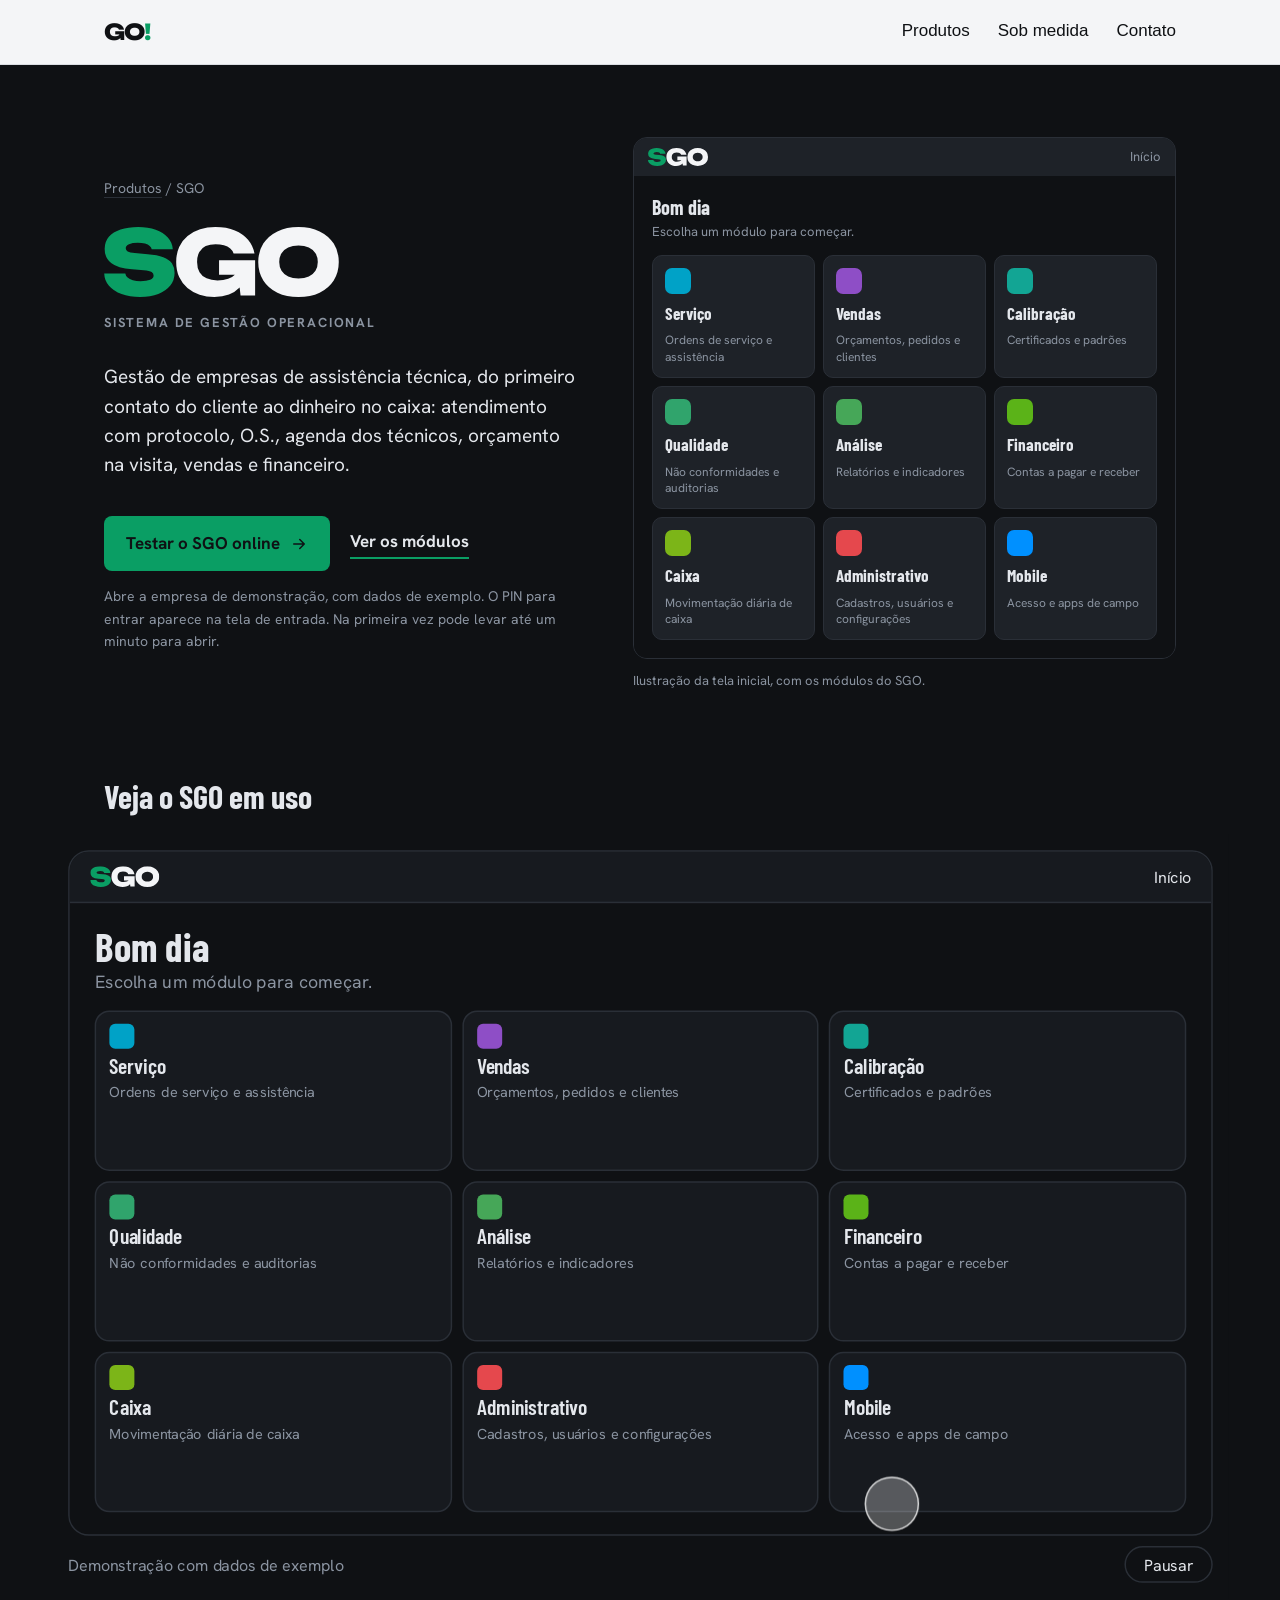
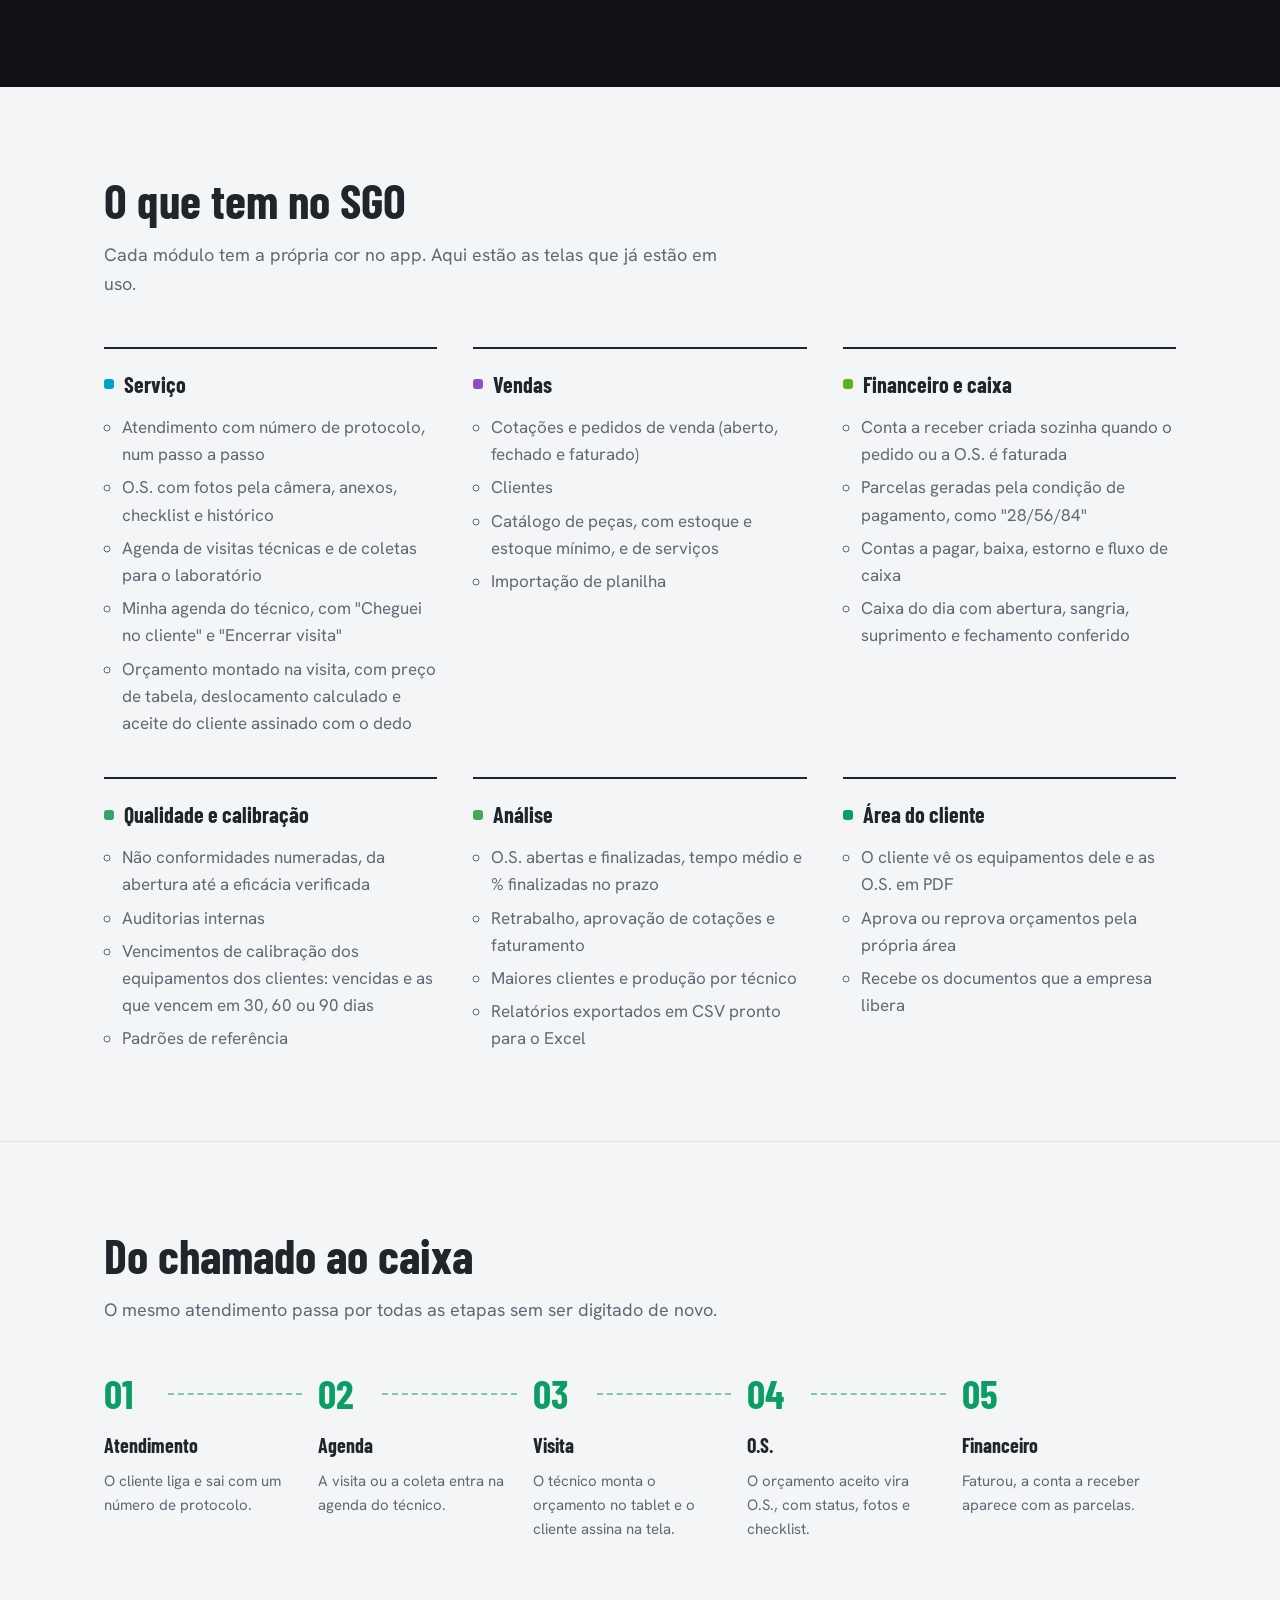
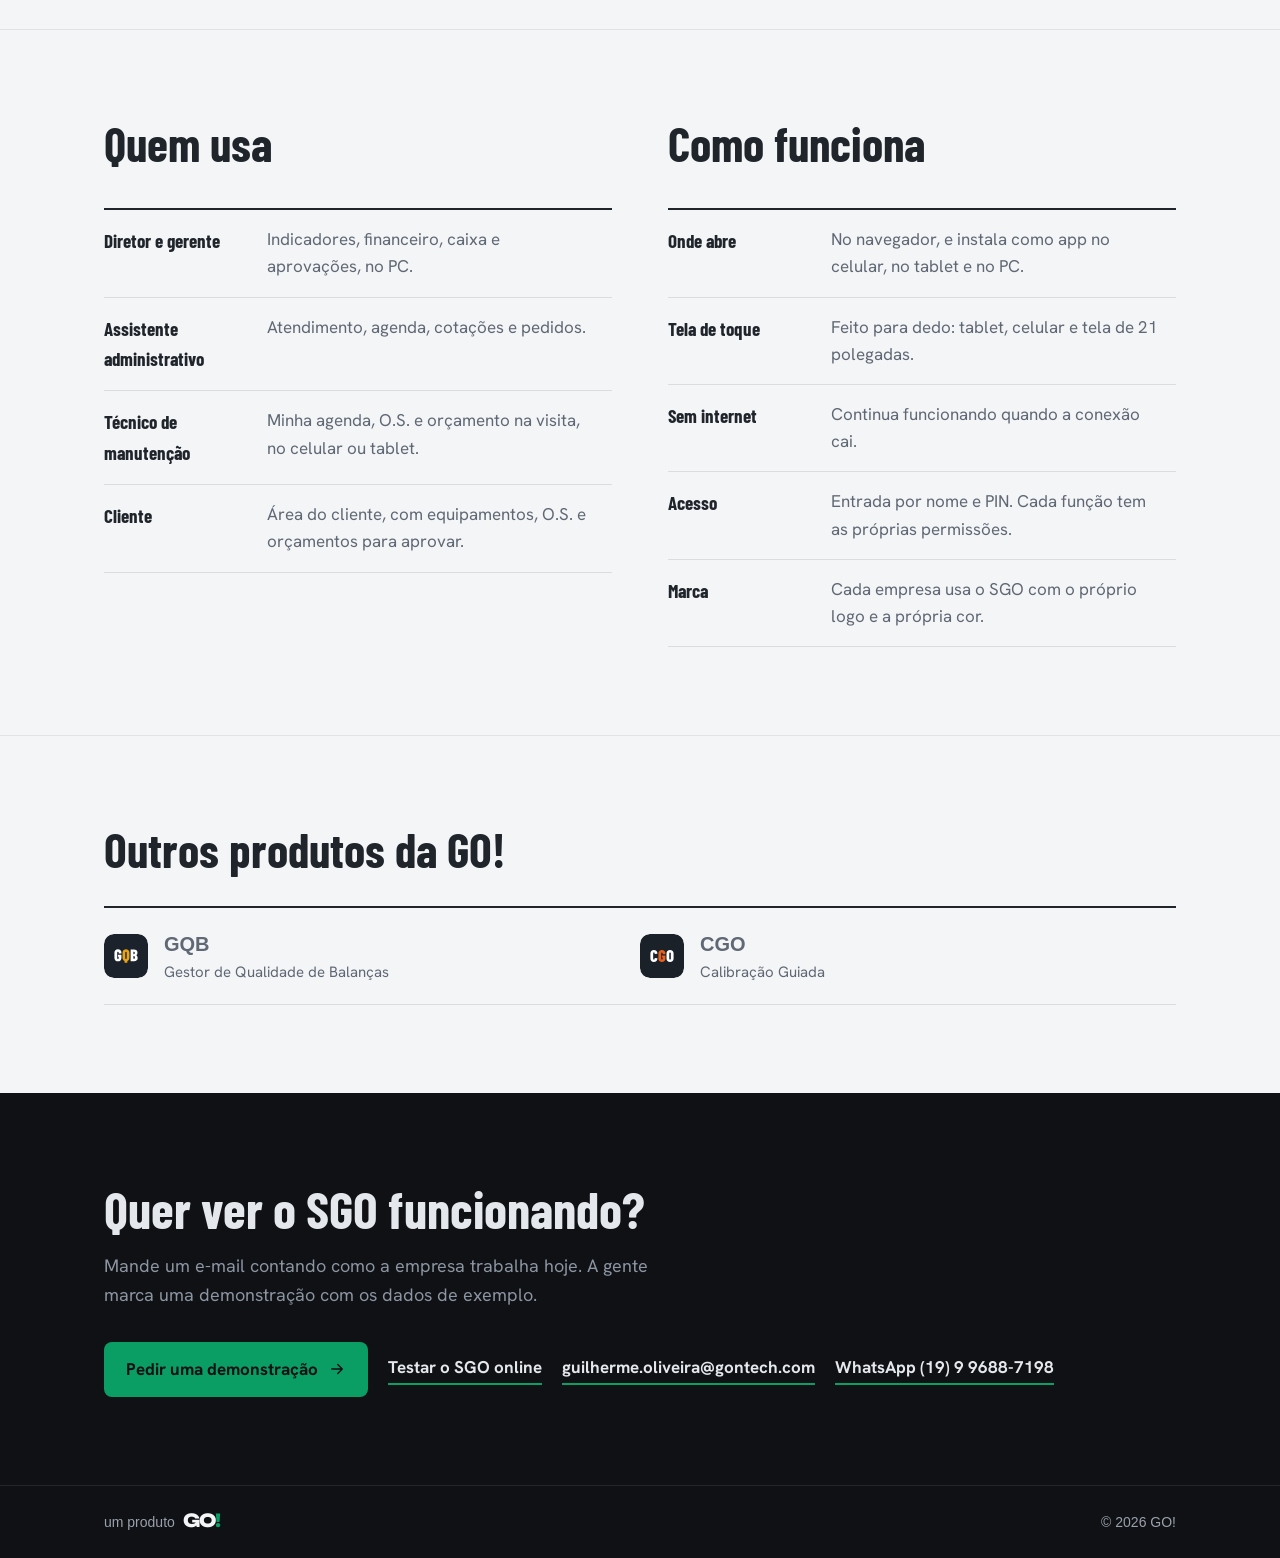
<file: sgo/index.html>
<!doctype html>
<html lang="pt-BR">
<head>
  <meta charset="utf-8">
  <meta name="viewport" content="width=device-width, initial-scale=1">
  <title>SGO | Sistema de Gestão Operacional | GO!</title>
  <meta name="description" content="SGO, Sistema de Gestão Operacional: gestão de assistência técnica com atendimento, O.S., agenda dos técnicos, orçamento na visita, vendas, financeiro, qualidade e calibração. Um produto GO!.">
  <meta name="theme-color" content="#0F1114">

  <meta property="og:type" content="website">
  <meta property="og:locale" content="pt_BR">
  <meta property="og:title" content="SGO | Sistema de Gestão Operacional">
  <meta property="og:description" content="Gestão de assistência técnica do atendimento ao caixa. Um produto GO!.">
  <meta property="og:image" content="https://gontechbr.github.io/og-image.png">

  <link rel="icon" href="../favicon.ico" sizes="any">
  <link rel="icon" href="../favicon-32.png" type="image/png" sizes="32x32">
  <link rel="apple-touch-icon" href="../apple-touch-icon.png">

  <link rel="preconnect" href="https://fonts.googleapis.com">
  <link rel="preconnect" href="https://fonts.gstatic.com" crossorigin>
  <link href="https://fonts.googleapis.com/css2?family=Unbounded:wght@800&family=Hanken+Grotesk:wght@400;700&family=Barlow+Condensed:wght@600;700&display=swap" rel="stylesheet">
  <link rel="stylesheet" href="../css/styles.css">
  <link rel="stylesheet" href="../css/produto.css">
  <style>
    /* Ilustração da tela inicial do SGO: os módulos com as cores definidas no Program.cs do app. */
    .sgo-home {
      padding: 18px;
      background: var(--p-chrome);
    }

    .sgo-home-hello {
      font-family: var(--p-display);
      font-size: 20px;
      font-weight: 700;
      color: var(--p-chrome-text);
    }

    .sgo-home-hint {
      margin-top: 2px;
      color: var(--p-chrome-muted);
    }

    .sgo-modules {
      list-style: none;
      padding: 0;
      margin: 14px 0 0;
      display: grid;
      grid-template-columns: repeat(3, minmax(0, 1fr));
      gap: 8px;
    }

    .sgo-module {
      display: flex;
      flex-direction: column;
      gap: 8px;
      min-height: 92px;
      padding: 12px;
      border-radius: 10px;
      background: var(--p-chrome-3);
      border: 1px solid var(--p-chrome-line);
      color: var(--p-chrome-text);
    }

    .sgo-module-mark {
      width: 26px;
      height: 26px;
      border-radius: 7px;
      background: var(--module-color);
    }

    .sgo-module strong {
      font-family: var(--p-display);
      font-size: 17px;
      font-weight: 700;
    }

    .sgo-module span {
      color: var(--p-chrome-muted);
      font-size: 12px;
    }

    @media (max-width: 640px) {
      .sgo-modules {
        grid-template-columns: repeat(2, minmax(0, 1fr));
      }

      .sgo-module:last-child {
        display: none;
      }
    }
  </style>
</head>
<body class="produto produto-sgo">
  <header class="site-header">
    <div class="container header-inner">
      <a class="go-logo header-logo" href="../" aria-label="GO!, página inicial">GO<span class="go-bang">!</span></a>
      <nav class="header-nav" aria-label="Menu principal">
        <a class="header-link" href="../#produtos">Produtos</a>
        <a class="header-link" href="../#sob-medida">Sob medida</a>
        <a class="header-link" href="#contato">Contato</a>
      </nav>
    </div>
  </header>

  <main>
    <section class="p-hero">
      <div class="container p-hero-grid">
        <div>
          <p class="p-crumb"><a href="../#produtos">Produtos</a> / SGO</p>
          <h1 class="p-title">
            <img src="../assets/produtos/sgo-fundo-escuro.svg" alt="SGO" width="235" height="70">
          </h1>
          <p class="p-fullname">Sistema de Gestão Operacional</p>
          <p class="p-lead">
            Gestão de empresas de assistência técnica, do primeiro contato do cliente ao dinheiro
            no caixa: atendimento com protocolo, O.S., agenda dos técnicos, orçamento na visita,
            vendas e financeiro.
          </p>
          <div class="p-actions">
            <a class="p-button" href="https://sgo-demo.onrender.com/demo/" target="_blank" rel="noopener">
              Testar o SGO online
              <svg class="icon" aria-hidden="true" viewBox="0 0 24 24"><path d="M5 12h14M13 6l6 6-6 6"/></svg>
            </a>
            <a class="p-ghost" href="#modulos">Ver os módulos</a>
          </div>
          <p class="p-online-note">Abre a empresa de demonstração, com dados de exemplo. O PIN para entrar aparece na tela de entrada. Na primeira vez pode levar até um minuto para abrir.</p>
        </div>

        <figure class="p-shot" aria-labelledby="sgo-shot-legenda">
          <div class="p-window">
            <div class="p-window-bar">
              <img src="../assets/produtos/sgo-fundo-escuro.svg" alt="" width="60" height="18">
              <span class="p-window-where">Início</span>
            </div>
            <div class="sgo-home">
              <p class="sgo-home-hello">Bom dia</p>
              <p class="sgo-home-hint">Escolha um módulo para começar.</p>
              <ul class="sgo-modules">
                <li class="sgo-module" style="--module-color: #00a2c7"><i class="sgo-module-mark"></i><strong>Serviço</strong><span>Ordens de serviço e assistência</span></li>
                <li class="sgo-module" style="--module-color: #8e4ec6"><i class="sgo-module-mark"></i><strong>Vendas</strong><span>Orçamentos, pedidos e clientes</span></li>
                <li class="sgo-module" style="--module-color: #12a594"><i class="sgo-module-mark"></i><strong>Calibração</strong><span>Certificados e padrões</span></li>
                <li class="sgo-module" style="--module-color: #30a46c"><i class="sgo-module-mark"></i><strong>Qualidade</strong><span>Não conformidades e auditorias</span></li>
                <li class="sgo-module" style="--module-color: #46a758"><i class="sgo-module-mark"></i><strong>Análise</strong><span>Relatórios e indicadores</span></li>
                <li class="sgo-module" style="--module-color: #5bb318"><i class="sgo-module-mark"></i><strong>Financeiro</strong><span>Contas a pagar e receber</span></li>
                <li class="sgo-module" style="--module-color: #7cb518"><i class="sgo-module-mark"></i><strong>Caixa</strong><span>Movimentação diária de caixa</span></li>
                <li class="sgo-module" style="--module-color: #e5484d"><i class="sgo-module-mark"></i><strong>Administrativo</strong><span>Cadastros, usuários e configurações</span></li>
                <li class="sgo-module" style="--module-color: #0090ff"><i class="sgo-module-mark"></i><strong>Mobile</strong><span>Acesso e apps de campo</span></li>
              </ul>
            </div>
          </div>
          <figcaption id="sgo-shot-legenda">Ilustração da tela inicial, com os módulos do SGO.</figcaption>
        </figure>
      </div>
    </section>

    <section class="p-demo" aria-labelledby="demo-titulo">
      <div class="container">
        <h2 id="demo-titulo">Veja o SGO em uso</h2>
      </div>
      <div class="p-demo-stage">
        <iframe class="p-demo-frame" src="demo.html" title="Demonstração animada do SGO: abrir um atendimento, agendar a visita, montar o orçamento, colher a assinatura, gerar a O.S. e ver as parcelas em contas a receber" loading="lazy" data-go-demo></iframe>
      </div>
    </section>

    <section class="p-section" id="modulos" aria-labelledby="modulos-titulo">
      <div class="container">
        <h2 id="modulos-titulo">O que tem no SGO</h2>
        <p class="p-section-intro">Cada módulo tem a própria cor no app. Aqui estão as telas que já estão em uso.</p>
        <ul class="p-features">
          <li class="p-feature" style="--feature-color: #00a2c7">
            <h3>Serviço</h3>
            <ul>
              <li>Atendimento com número de protocolo, num passo a passo</li>
              <li>O.S. com fotos pela câmera, anexos, checklist e histórico</li>
              <li>Agenda de visitas técnicas e de coletas para o laboratório</li>
              <li>Minha agenda do técnico, com "Cheguei no cliente" e "Encerrar visita"</li>
              <li>Orçamento montado na visita, com preço de tabela, deslocamento calculado e aceite do cliente assinado com o dedo</li>
            </ul>
          </li>
          <li class="p-feature" style="--feature-color: #8e4ec6">
            <h3>Vendas</h3>
            <ul>
              <li>Cotações e pedidos de venda (aberto, fechado e faturado)</li>
              <li>Clientes</li>
              <li>Catálogo de peças, com estoque e estoque mínimo, e de serviços</li>
              <li>Importação de planilha</li>
            </ul>
          </li>
          <li class="p-feature" style="--feature-color: #5bb318">
            <h3>Financeiro e caixa</h3>
            <ul>
              <li>Conta a receber criada sozinha quando o pedido ou a O.S. é faturada</li>
              <li>Parcelas geradas pela condição de pagamento, como "28/56/84"</li>
              <li>Contas a pagar, baixa, estorno e fluxo de caixa</li>
              <li>Caixa do dia com abertura, sangria, suprimento e fechamento conferido</li>
            </ul>
          </li>
          <li class="p-feature" style="--feature-color: #30a46c">
            <h3>Qualidade e calibração</h3>
            <ul>
              <li>Não conformidades numeradas, da abertura até a eficácia verificada</li>
              <li>Auditorias internas</li>
              <li>Vencimentos de calibração dos equipamentos dos clientes: vencidas e as que vencem em 30, 60 ou 90 dias</li>
              <li>Padrões de referência</li>
            </ul>
          </li>
          <li class="p-feature" style="--feature-color: #46a758">
            <h3>Análise</h3>
            <ul>
              <li>O.S. abertas e finalizadas, tempo médio e % finalizadas no prazo</li>
              <li>Retrabalho, aprovação de cotações e faturamento</li>
              <li>Maiores clientes e produção por técnico</li>
              <li>Relatórios exportados em CSV pronto para o Excel</li>
            </ul>
          </li>
          <li class="p-feature">
            <h3>Área do cliente</h3>
            <ul>
              <li>O cliente vê os equipamentos dele e as O.S. em PDF</li>
              <li>Aprova ou reprova orçamentos pela própria área</li>
              <li>Recebe os documentos que a empresa libera</li>
            </ul>
          </li>
        </ul>
      </div>
    </section>

    <section class="p-section" aria-labelledby="fluxo-titulo">
      <div class="container">
        <h2 id="fluxo-titulo">Do chamado ao caixa</h2>
        <p class="p-section-intro">O mesmo atendimento passa por todas as etapas sem ser digitado de novo.</p>
        <ol class="p-steps" style="--step-count: 5">
          <li class="p-step">
            <h3>Atendimento</h3>
            <p>O cliente liga e sai com um número de protocolo.</p>
          </li>
          <li class="p-step">
            <h3>Agenda</h3>
            <p>A visita ou a coleta entra na agenda do técnico.</p>
          </li>
          <li class="p-step">
            <h3>Visita</h3>
            <p>O técnico monta o orçamento no tablet e o cliente assina na tela.</p>
          </li>
          <li class="p-step">
            <h3>O.S.</h3>
            <p>O orçamento aceito vira O.S., com status, fotos e checklist.</p>
          </li>
          <li class="p-step">
            <h3>Financeiro</h3>
            <p>Faturou, a conta a receber aparece com as parcelas.</p>
          </li>
        </ol>
      </div>
    </section>

    <section class="p-section" aria-labelledby="quem-usa-titulo">
      <div class="container p-split">
        <div>
          <h2 id="quem-usa-titulo">Quem usa</h2>
          <table class="p-table">
            <tbody>
              <tr><th scope="row">Diretor e gerente</th><td>Indicadores, financeiro, caixa e aprovações, no PC.</td></tr>
              <tr><th scope="row">Assistente administrativo</th><td>Atendimento, agenda, cotações e pedidos.</td></tr>
              <tr><th scope="row">Técnico de manutenção</th><td>Minha agenda, O.S. e orçamento na visita, no celular ou tablet.</td></tr>
              <tr><th scope="row">Cliente</th><td>Área do cliente, com equipamentos, O.S. e orçamentos para aprovar.</td></tr>
            </tbody>
          </table>
        </div>
        <div>
          <h2>Como funciona</h2>
          <table class="p-table">
            <tbody>
              <tr><th scope="row">Onde abre</th><td>No navegador, e instala como app no celular, no tablet e no PC.</td></tr>
              <tr><th scope="row">Tela de toque</th><td>Feito para dedo: tablet, celular e tela de 21 polegadas.</td></tr>
              <tr><th scope="row">Sem internet</th><td>Continua funcionando quando a conexão cai.</td></tr>
              <tr><th scope="row">Acesso</th><td>Entrada por nome e PIN. Cada função tem as próprias permissões.</td></tr>
              <tr><th scope="row">Marca</th><td>Cada empresa usa o SGO com o próprio logo e a própria cor.</td></tr>
            </tbody>
          </table>
        </div>
      </div>
    </section>

    <section class="p-section" aria-labelledby="outros-titulo">
      <div class="container">
        <h2 id="outros-titulo">Outros produtos da GO!</h2>
        <ul class="p-related">
          <li><a href="../gqb/"><img src="../assets/produtos/gqb-icone.svg" alt=""><span><strong>GQB</strong><span>Gestor de Qualidade de Balanças</span></span></a></li>
          <li><a href="../cgo/"><img src="../assets/produtos/cgo-icone.svg" alt=""><span><strong>CGO</strong><span>Calibração Guiada</span></span></a></li>
        </ul>
      </div>
    </section>

    <section class="p-cta" id="contato" aria-labelledby="contato-titulo">
      <div class="container">
        <h2 id="contato-titulo">Quer ver o SGO funcionando?</h2>
        <p>Mande um e-mail contando como a empresa trabalha hoje. A gente marca uma demonstração com os dados de exemplo.</p>
        <div class="p-actions">
          <a class="p-button" href="mailto:guilherme.oliveira@gontech.com?subject=Demonstra%C3%A7%C3%A3o%20do%20SGO">
            Pedir uma demonstração
            <svg class="icon" aria-hidden="true" viewBox="0 0 24 24"><path d="M5 12h14M13 6l6 6-6 6"/></svg>
          </a>
          <a class="p-ghost" href="https://sgo-demo.onrender.com/demo/" target="_blank" rel="noopener">Testar o SGO online</a>
          <a class="p-ghost" href="mailto:guilherme.oliveira@gontech.com">guilherme.oliveira@gontech.com</a>
          <a class="p-ghost" href="https://wa.me/5519996887198" target="_blank" rel="noopener">WhatsApp (19) 9 9688-7198</a>
        </div>
      </div>
    </section>
  </main>

  <footer class="site-footer">
    <div class="container footer-inner">
      <span class="p-signature">um produto <span class="go-logo">GO<span class="go-bang">!</span></span></span>
      <span>&copy; <span data-year>2026</span> GO!</span>
    </div>
  </footer>

  <script src="../js/main.js" defer></script>
</body>
</html>
</file>
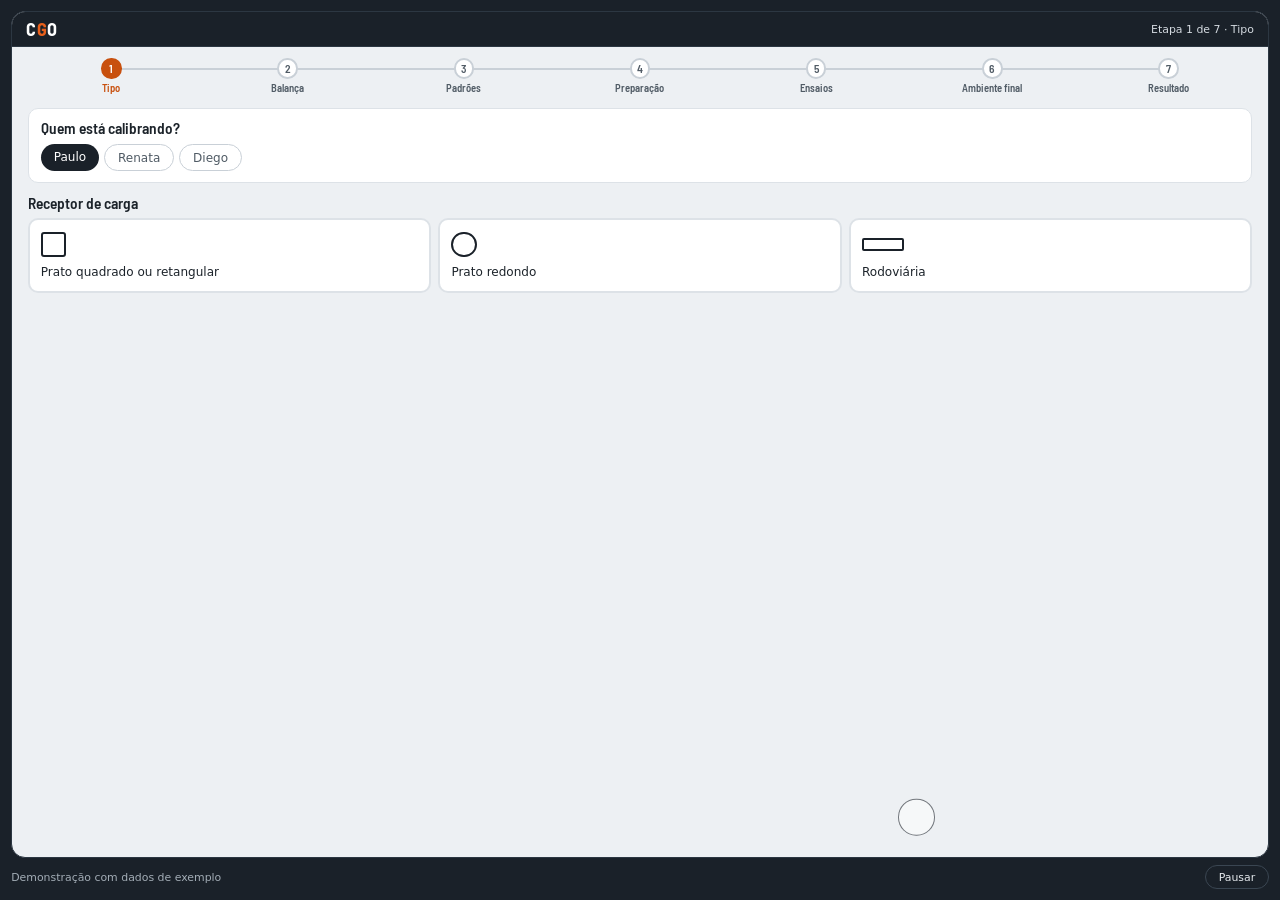
<file: cgo/demo.html>
<!doctype html>
<html lang="pt-BR">
<head>
<meta charset="utf-8">
<meta name="viewport" content="width=device-width, initial-scale=1">
<title>Demonstração do CGO</title>
<!-- Feito no Claude Design (projeto "Demo CGO.dc.html"). Convertido para HTML puro: o runtime
     de componentes do Claude Design saiu, e o quadro chama o motor js/go-demo-engine.js direto.
     Marcação, cores e tempos são os do arquivo original. Única mudança: na linha Umidade do
     Ambiente final, valores em %UR e variação vazia, como na tela do app (o limite dela é faixa
     absoluta, não variação). -->
<link rel="preconnect" href="https://fonts.googleapis.com">
<link rel="preconnect" href="https://fonts.gstatic.com" crossorigin="">
<link href="https://fonts.googleapis.com/css2?family=Barlow+Semi+Condensed:wght@500;600;700&amp;display=swap" rel="stylesheet">
<script src="../js/go-demo-engine.js"></script>
<style>html,body{margin:0;height:100%;background:#1A2129;overflow:hidden}html{font-size:clamp(9.5px,min(2.2vw,2.7vh),14px)}*{box-sizing:border-box}a{color:#E8601C}a:hover{color:#C8500E}</style>
<style>[data-k="pause"]:hover,[data-k="pause"]:focus-visible{border-color:#A3ADB6}</style>
</head>
<body>
<div data-demo="cgo" data-screen-label="Demo CGO" style="position:fixed;inset:0;display:flex;flex-direction:column;gap:.5rem;padding:.8rem;background:#1A2129;color:#1C232A;font-family:'Segoe UI',system-ui,sans-serif">
  <p style="position:absolute;width:1px;height:1px;margin:0;overflow:hidden;clip:rect(0 0 0 0);white-space:nowrap">Demonstração do CGO: uma calibração de balança no tablet, do tipo de balança aos ensaios, às condições ambientais e ao certificado aprovado.</p>

  <div aria-hidden="true" style="flex:1;min-height:0;display:flex;flex-direction:column;border:1px solid #2C3742;border-radius:14px;overflow:hidden;background:#EDF0F3">
    <div style="flex:none;height:2.5rem;display:flex;align-items:center;justify-content:space-between;gap:1rem;padding:0 1rem;background:#1A2129;border-bottom:1px solid #2C3742">
      <div style="font-family:'Barlow Semi Condensed',sans-serif;font-weight:700;font-size:1.3rem;letter-spacing:.03em;line-height:1;display:flex"><span style="color:#FFFFFF">C</span><span style="color:#E8601C">G</span><span style="color:#FFFFFF">O</span></div>
      <div data-k="stepName" style="font-size:.78rem;color:#D5DBE1;white-space:nowrap;overflow:hidden;text-overflow:ellipsis">Etapa 1 de 7 · Tipo</div>
    </div>

    <div data-k="screen" style="position:relative;flex:1;min-height:0;overflow:hidden;display:flex;flex-direction:column">
      <div data-k="stepper" style="flex:none;display:grid;grid-template-columns:repeat(7,minmax(0,1fr));padding:.8rem .8rem .2rem;opacity:0">
        <div style="position:relative;display:flex;flex-direction:column;align-items:center;gap:.25rem;min-width:0"><div style="position:absolute;top:.72rem;left:50%;width:100%;height:2px;background:#C9D0D7"><div data-k="l1" style="height:100%;background:#16833A;transform-origin:left;transform:scaleX(0)"></div></div><div data-k="d1" style="position:relative;width:1.45rem;height:1.45rem;border-radius:50%;border:2px solid #C9D0D7;background:#FFFFFF;display:grid;place-items:center;font-family:'Barlow Semi Condensed',sans-serif;font-weight:600;font-size:.82rem;color:#505B65"><span data-k="x1" style="grid-area:1/1">1</span><span data-k="ck1" style="grid-area:1/1;width:.3rem;height:.58rem;border-right:2px solid #fff;border-bottom:2px solid #fff;transform:translateY(-.06rem) rotate(45deg);opacity:0"></span></div><div data-wide="" data-k="n1" style="font-family:'Barlow Semi Condensed',sans-serif;font-weight:600;font-size:.76rem;line-height:1.1;color:#505B65;text-align:center">Tipo</div></div>
        <div style="position:relative;display:flex;flex-direction:column;align-items:center;gap:.25rem;min-width:0"><div style="position:absolute;top:.72rem;left:50%;width:100%;height:2px;background:#C9D0D7"><div data-k="l2" style="height:100%;background:#16833A;transform-origin:left;transform:scaleX(0)"></div></div><div data-k="d2" style="position:relative;width:1.45rem;height:1.45rem;border-radius:50%;border:2px solid #C9D0D7;background:#FFFFFF;display:grid;place-items:center;font-family:'Barlow Semi Condensed',sans-serif;font-weight:600;font-size:.82rem;color:#505B65"><span data-k="x2" style="grid-area:1/1">2</span><span data-k="ck2" style="grid-area:1/1;width:.3rem;height:.58rem;border-right:2px solid #fff;border-bottom:2px solid #fff;transform:translateY(-.06rem) rotate(45deg);opacity:0"></span></div><div data-wide="" data-k="n2" style="font-family:'Barlow Semi Condensed',sans-serif;font-weight:600;font-size:.76rem;line-height:1.1;color:#505B65;text-align:center">Balança</div></div>
        <div style="position:relative;display:flex;flex-direction:column;align-items:center;gap:.25rem;min-width:0"><div style="position:absolute;top:.72rem;left:50%;width:100%;height:2px;background:#C9D0D7"><div data-k="l3" style="height:100%;background:#16833A;transform-origin:left;transform:scaleX(0)"></div></div><div data-k="d3" style="position:relative;width:1.45rem;height:1.45rem;border-radius:50%;border:2px solid #C9D0D7;background:#FFFFFF;display:grid;place-items:center;font-family:'Barlow Semi Condensed',sans-serif;font-weight:600;font-size:.82rem;color:#505B65"><span data-k="x3" style="grid-area:1/1">3</span><span data-k="ck3" style="grid-area:1/1;width:.3rem;height:.58rem;border-right:2px solid #fff;border-bottom:2px solid #fff;transform:translateY(-.06rem) rotate(45deg);opacity:0"></span></div><div data-wide="" data-k="n3" style="font-family:'Barlow Semi Condensed',sans-serif;font-weight:600;font-size:.76rem;line-height:1.1;color:#505B65;text-align:center">Padrões</div></div>
        <div style="position:relative;display:flex;flex-direction:column;align-items:center;gap:.25rem;min-width:0"><div style="position:absolute;top:.72rem;left:50%;width:100%;height:2px;background:#C9D0D7"><div data-k="l4" style="height:100%;background:#16833A;transform-origin:left;transform:scaleX(0)"></div></div><div data-k="d4" style="position:relative;width:1.45rem;height:1.45rem;border-radius:50%;border:2px solid #C9D0D7;background:#FFFFFF;display:grid;place-items:center;font-family:'Barlow Semi Condensed',sans-serif;font-weight:600;font-size:.82rem;color:#505B65"><span data-k="x4" style="grid-area:1/1">4</span><span data-k="ck4" style="grid-area:1/1;width:.3rem;height:.58rem;border-right:2px solid #fff;border-bottom:2px solid #fff;transform:translateY(-.06rem) rotate(45deg);opacity:0"></span></div><div data-wide="" data-k="n4" style="font-family:'Barlow Semi Condensed',sans-serif;font-weight:600;font-size:.76rem;line-height:1.1;color:#505B65;text-align:center">Preparação</div></div>
        <div style="position:relative;display:flex;flex-direction:column;align-items:center;gap:.25rem;min-width:0"><div style="position:absolute;top:.72rem;left:50%;width:100%;height:2px;background:#C9D0D7"><div data-k="l5" style="height:100%;background:#16833A;transform-origin:left;transform:scaleX(0)"></div></div><div data-k="d5" style="position:relative;width:1.45rem;height:1.45rem;border-radius:50%;border:2px solid #C9D0D7;background:#FFFFFF;display:grid;place-items:center;font-family:'Barlow Semi Condensed',sans-serif;font-weight:600;font-size:.82rem;color:#505B65"><span data-k="x5" style="grid-area:1/1">5</span><span data-k="ck5" style="grid-area:1/1;width:.3rem;height:.58rem;border-right:2px solid #fff;border-bottom:2px solid #fff;transform:translateY(-.06rem) rotate(45deg);opacity:0"></span></div><div data-wide="" data-k="n5" style="font-family:'Barlow Semi Condensed',sans-serif;font-weight:600;font-size:.76rem;line-height:1.1;color:#505B65;text-align:center">Ensaios</div></div>
        <div style="position:relative;display:flex;flex-direction:column;align-items:center;gap:.25rem;min-width:0"><div style="position:absolute;top:.72rem;left:50%;width:100%;height:2px;background:#C9D0D7"><div data-k="l6" style="height:100%;background:#16833A;transform-origin:left;transform:scaleX(0)"></div></div><div data-k="d6" style="position:relative;width:1.45rem;height:1.45rem;border-radius:50%;border:2px solid #C9D0D7;background:#FFFFFF;display:grid;place-items:center;font-family:'Barlow Semi Condensed',sans-serif;font-weight:600;font-size:.82rem;color:#505B65"><span data-k="x6" style="grid-area:1/1">6</span><span data-k="ck6" style="grid-area:1/1;width:.3rem;height:.58rem;border-right:2px solid #fff;border-bottom:2px solid #fff;transform:translateY(-.06rem) rotate(45deg);opacity:0"></span></div><div data-wide="" data-k="n6" style="font-family:'Barlow Semi Condensed',sans-serif;font-weight:600;font-size:.76rem;line-height:1.1;color:#505B65;text-align:center">Ambiente final</div></div>
        <div style="position:relative;display:flex;flex-direction:column;align-items:center;gap:.25rem;min-width:0"><div data-k="d7" style="position:relative;width:1.45rem;height:1.45rem;border-radius:50%;border:2px solid #C9D0D7;background:#FFFFFF;display:grid;place-items:center;font-family:'Barlow Semi Condensed',sans-serif;font-weight:600;font-size:.82rem;color:#505B65"><span data-k="x7" style="grid-area:1/1">7</span><span data-k="ck7" style="grid-area:1/1;width:.3rem;height:.58rem;border-right:2px solid #fff;border-bottom:2px solid #fff;transform:translateY(-.06rem) rotate(45deg);opacity:0"></span></div><div data-wide="" data-k="n7" style="font-family:'Barlow Semi Condensed',sans-serif;font-weight:600;font-size:.76rem;line-height:1.1;color:#505B65;text-align:center">Resultado</div></div>
      </div>

      <div style="position:relative;flex:1;min-height:0">

        <!-- 1 Tipo -->
        <div data-k="s1" style="position:absolute;inset:0;padding:.8rem 1.1rem 1rem;display:flex;flex-direction:column;gap:.8rem;opacity:0">
          <div style="background:#FFFFFF;border:1px solid #DDE2E7;border-radius:10px;padding:.8rem .9rem;display:flex;flex-direction:column;gap:.5rem">
            <div style="font-family:'Barlow Semi Condensed',sans-serif;font-weight:600;font-size:1.1rem;line-height:1.1">Quem está calibrando?</div>
            <div style="display:flex;flex-wrap:wrap;gap:.4rem;font-size:.86rem">
              <div style="padding:.4rem .9rem;border-radius:999px;background:#1A2129;color:#fff">Paulo</div>
              <div style="padding:.4rem .9rem;border-radius:999px;border:1px solid #C9D0D7;color:#505B65">Renata</div>
              <div style="padding:.4rem .9rem;border-radius:999px;border:1px solid #C9D0D7;color:#505B65">Diego</div>
            </div>
          </div>
          <div style="display:flex;flex-direction:column;gap:.5rem">
            <div style="font-family:'Barlow Semi Condensed',sans-serif;font-weight:600;font-size:1.1rem;line-height:1.1">Receptor de carga</div>
            <div style="display:grid;grid-template-columns:repeat(auto-fit,minmax(8rem,1fr));gap:.5rem">
              <div data-k="o1" style="background:#FFFFFF;border:2px solid #DDE2E7;border-radius:10px;padding:.8rem;display:flex;flex-direction:column;align-items:flex-start;gap:.6rem;opacity:0"><div style="width:1.8rem;height:1.8rem;border:2px solid #1A2129;border-radius:3px"></div><div style="font-size:.86rem;line-height:1.25">Prato quadrado ou retangular</div></div>
              <div data-k="o2" style="background:#FFFFFF;border:2px solid #DDE2E7;border-radius:10px;padding:.8rem;display:flex;flex-direction:column;align-items:flex-start;gap:.6rem;opacity:0"><div style="width:1.8rem;height:1.8rem;border:2px solid #1A2129;border-radius:50%"></div><div style="font-size:.86rem;line-height:1.25">Prato redondo</div></div>
              <div data-k="o3" style="background:#FFFFFF;border:2px solid #DDE2E7;border-radius:10px;padding:.8rem;display:flex;flex-direction:column;align-items:flex-start;gap:.6rem;opacity:0"><div style="width:3rem;height:1.8rem;display:flex;align-items:center"><div style="width:100%;height:.9rem;border:2px solid #1A2129;border-radius:2px"></div></div><div style="font-size:.86rem;line-height:1.25">Rodoviária</div></div>
            </div>
          </div>
        </div>

        <!-- 2 Balança -->
        <div data-k="s2" style="position:absolute;inset:0;padding:.8rem 1.1rem 1rem;display:flex;flex-direction:column;gap:.8rem;opacity:0">
          <div style="font-family:'Barlow Semi Condensed',sans-serif;font-weight:700;font-size:1.45rem;line-height:1">Dados da balança</div>
          <div style="display:grid;grid-template-columns:repeat(3,minmax(0,1fr));gap:.6rem">
            <div style="display:flex;flex-direction:column;gap:.3rem;min-width:0"><div style="font-size:.76rem;color:#505B65">Máx</div><div data-k="bf1" style="min-height:2.3rem;display:flex;align-items:center;justify-content:space-between;gap:.3rem;padding:0 .7rem;background:#FFFFFF;border:1.5px solid #C9D0D7;border-radius:8px;font-family:'Barlow Semi Condensed',sans-serif;font-weight:600;font-size:1.05rem"><span data-k="bv1"></span><span style="color:#505B65;font-weight:500;font-size:.85rem">kg</span></div></div>
            <div style="display:flex;flex-direction:column;gap:.3rem;min-width:0"><div style="font-size:.76rem;color:#505B65">e</div><div data-k="bf2" style="min-height:2.3rem;display:flex;align-items:center;justify-content:space-between;gap:.3rem;padding:0 .7rem;background:#FFFFFF;border:1.5px solid #C9D0D7;border-radius:8px;font-family:'Barlow Semi Condensed',sans-serif;font-weight:600;font-size:1.05rem"><span data-k="bv2"></span><span style="color:#505B65;font-weight:500;font-size:.85rem">kg</span></div></div>
            <div style="display:flex;flex-direction:column;gap:.3rem;min-width:0"><div style="font-size:.76rem;color:#505B65">Unidade</div><div data-k="bf3" style="min-height:2.3rem;display:flex;align-items:center;padding:0 .7rem;background:#FFFFFF;border:1.5px solid #C9D0D7;border-radius:8px;font-family:'Barlow Semi Condensed',sans-serif;font-weight:600;font-size:1.05rem"><span data-k="bv3"></span></div></div>
          </div>
          <div style="background:#FFFFFF;border:1px solid #DDE2E7;border-radius:10px;padding:.8rem .9rem;display:flex;flex-direction:column;gap:.5rem">
            <div style="font-size:.76rem;color:#505B65">Calculado pelo app</div>
            <div style="display:grid;grid-template-columns:repeat(auto-fit,minmax(7.5rem,1fr));gap:.6rem">
              <div data-k="cv1" style="opacity:0"><div style="font-size:.76rem;color:#505B65">Classe</div><div style="font-family:'Barlow Semi Condensed',sans-serif;font-weight:700;font-size:1.4rem;line-height:1.1">III</div></div>
              <div data-k="cv2" style="opacity:0"><div style="font-size:.76rem;color:#505B65">Carga mínima</div><div style="font-family:'Barlow Semi Condensed',sans-serif;font-weight:700;font-size:1.4rem;line-height:1.1">0,100 kg</div></div>
              <div data-k="cv3" style="opacity:0"><div style="font-size:.76rem;color:#505B65">Tolerância na Máx</div><div style="font-family:'Barlow Semi Condensed',sans-serif;font-weight:700;font-size:1.4rem;line-height:1.1;white-space:nowrap">± 0,0075 kg</div></div>
            </div>
          </div>
          <div style="margin-top:auto;display:flex;justify-content:flex-end"><div data-k="btnC2" style="background:#C8500E;color:#fff;border-radius:8px;padding:.65rem 1.3rem;font-family:'Barlow Semi Condensed',sans-serif;font-weight:600;font-size:1.05rem">Continuar</div></div>
        </div>

        <!-- 3 Padrões -->
        <div data-k="s3" style="position:absolute;inset:0;padding:.8rem 1.1rem 1rem;display:flex;flex-direction:column;gap:.8rem;opacity:0">
          <div>
            <div style="font-family:'Barlow Semi Condensed',sans-serif;font-weight:700;font-size:1.45rem;line-height:1">Padrões</div>
            <div style="font-size:.8rem;color:#505B65;margin-top:.2rem">Pesos usados nesta calibração</div>
          </div>
          <div style="display:flex;flex-direction:column;gap:.5rem">
            <div data-k="pd1" style="background:#FFFFFF;border:1px solid #DDE2E7;border-radius:10px;padding:.7rem .9rem;display:flex;align-items:center;gap:.8rem;opacity:0"><div data-k="pk1" style="flex:none;width:1.5rem;height:1.5rem;border-radius:50%;border:2px solid #C9D0D7;display:grid;place-items:center"><span data-k="pc1" style="width:.3rem;height:.58rem;border-right:2px solid #fff;border-bottom:2px solid #fff;transform:translateY(-.06rem) rotate(45deg);opacity:0"></span></div><div style="min-width:0"><div style="font-size:.9rem">Jogo de pesos 1 g a 5 kg, classe M1</div><div style="font-size:.74rem;color:#505B65">Certificado 0412/2026 · válido até 03/2027</div></div></div>
            <div data-k="pd2" style="background:#FFFFFF;border:1px solid #DDE2E7;border-radius:10px;padding:.7rem .9rem;display:flex;align-items:center;gap:.8rem;opacity:0"><div data-k="pk2" style="flex:none;width:1.5rem;height:1.5rem;border-radius:50%;border:2px solid #C9D0D7;display:grid;place-items:center"><span data-k="pc2" style="width:.3rem;height:.58rem;border-right:2px solid #fff;border-bottom:2px solid #fff;transform:translateY(-.06rem) rotate(45deg);opacity:0"></span></div><div style="min-width:0"><div style="font-size:.9rem">Massas de 10 kg, 3 peças</div><div style="font-size:.74rem;color:#505B65">Certificado 0587/2026 · válido até 08/2027</div></div></div>
          </div>
          <div style="margin-top:auto;display:flex;justify-content:flex-end"><div data-k="btnC3" style="background:#C8500E;color:#fff;border-radius:8px;padding:.65rem 1.3rem;font-family:'Barlow Semi Condensed',sans-serif;font-weight:600;font-size:1.05rem">Continuar</div></div>
        </div>

        <!-- 4 Preparação -->
        <div data-k="s4" style="position:absolute;inset:0;padding:.8rem 1.1rem 1rem;display:flex;flex-direction:column;gap:.55rem;opacity:0">
          <div style="background:#FFFFFF;border:1px solid #DDE2E7;border-radius:10px;padding:.7rem .9rem;display:flex;flex-direction:column;gap:.5rem">
            <div style="font-family:'Barlow Semi Condensed',sans-serif;font-weight:600;font-size:1.02rem;line-height:1.15">1. Checklist e tempos de estabilização</div>
            <div style="display:flex;flex-wrap:wrap;align-items:center;gap:.5rem .8rem">
              <div data-k="btnStart" style="border:1.5px solid #C8500E;color:#C8500E;border-radius:8px;padding:.45rem 1rem;font-family:'Barlow Semi Condensed',sans-serif;font-weight:600;font-size:.98rem">Comecei agora</div>
              <div data-k="timer" style="font-family:ui-monospace,'Cascadia Mono',Consolas,monospace;font-size:.95rem;color:#1C232A">00:00 / 30:00</div>
              <div data-k="tOk" style="font-size:.78rem;color:#16833A;background:#E6F6EC;border-radius:999px;padding:.2rem .6rem;white-space:nowrap;opacity:0">tempo cumprido</div>
            </div>
          </div>
          <div style="background:#FFFFFF;border:1px solid #DDE2E7;border-radius:10px;padding:.6rem .9rem;display:flex;align-items:center;justify-content:space-between;gap:.8rem">
            <div style="font-family:'Barlow Semi Condensed',sans-serif;font-weight:600;font-size:1.02rem;line-height:1.15">2. Pré-carga e zero</div>
            <div style="font-size:.78rem;color:#16833A;background:#E6F6EC;border-radius:999px;padding:.2rem .6rem;white-space:nowrap">feito</div>
          </div>
          <div style="background:#FFFFFF;border:1px solid #DDE2E7;border-radius:10px;padding:.7rem .9rem;display:flex;flex-direction:column;gap:.5rem">
            <div style="font-family:'Barlow Semi Condensed',sans-serif;font-weight:600;font-size:1.02rem;line-height:1.15">3. Condições ambientais iniciais</div>
            <div style="display:grid;grid-template-columns:repeat(3,minmax(0,1fr));gap:.6rem">
              <div style="min-width:0"><div style="font-size:.74rem;color:#505B65">Temperatura</div><div data-k="e1" style="font-family:'Barlow Semi Condensed',sans-serif;font-weight:700;font-size:1.25rem;line-height:1.2;min-height:1.5rem"></div></div>
              <div style="min-width:0"><div style="font-size:.74rem;color:#505B65">Umidade relativa</div><div data-k="e2" style="font-family:'Barlow Semi Condensed',sans-serif;font-weight:700;font-size:1.25rem;line-height:1.2;min-height:1.5rem"></div></div>
              <div style="min-width:0"><div style="font-size:.74rem;color:#505B65">Pressão</div><div data-k="e3" style="font-family:'Barlow Semi Condensed',sans-serif;font-weight:700;font-size:1.25rem;line-height:1.2;min-height:1.5rem"></div></div>
            </div>
          </div>
          <div style="margin-top:auto;display:flex;justify-content:flex-end"><div data-k="btnEns" style="background:#C8500E;color:#fff;border-radius:8px;padding:.65rem 1.3rem;font-family:'Barlow Semi Condensed',sans-serif;font-weight:600;font-size:1.05rem">Iniciar ensaios</div></div>
        </div>

        <!-- 5 Ensaios -->
        <div data-k="s5" style="position:absolute;inset:0;padding:.8rem 1.1rem 1rem;display:flex;flex-direction:column;gap:.7rem;opacity:0">
          <div style="display:grid;grid-template-columns:minmax(0,.8fr) minmax(0,1.2fr);gap:.9rem;align-items:start">
            <div style="display:flex;flex-direction:column;gap:.35rem;min-width:0">
              <div style="font-size:.74rem;color:#505B65">Excentricidade</div>
              <div style="position:relative;width:100%;max-width:12rem;aspect-ratio:1/1;background:#FFFFFF;border:2px solid #1A2129;border-radius:6px">
                <div data-k="pp1" style="position:absolute;left:calc(50% - 1rem);top:calc(50% - 1rem);width:2rem;height:2rem;border-radius:50%;border:2px solid #C9D0D7;background:#FFFFFF;display:grid;place-items:center;font-family:'Barlow Semi Condensed',sans-serif;font-weight:700;font-size:.95rem">1</div>
                <div data-k="pp2" style="position:absolute;left:calc(18% - 1rem);top:calc(18% - 1rem);width:2rem;height:2rem;border-radius:50%;border:2px solid #C9D0D7;background:#FFFFFF;display:grid;place-items:center;font-family:'Barlow Semi Condensed',sans-serif;font-weight:700;font-size:.95rem">2</div>
                <div data-k="pp3" style="position:absolute;left:calc(82% - 1rem);top:calc(18% - 1rem);width:2rem;height:2rem;border-radius:50%;border:2px solid #C9D0D7;background:#FFFFFF;display:grid;place-items:center;font-family:'Barlow Semi Condensed',sans-serif;font-weight:700;font-size:.95rem">3</div>
                <div data-k="pp4" style="position:absolute;left:calc(82% - 1rem);top:calc(82% - 1rem);width:2rem;height:2rem;border-radius:50%;border:2px solid #C9D0D7;background:#FFFFFF;display:grid;place-items:center;font-family:'Barlow Semi Condensed',sans-serif;font-weight:700;font-size:.95rem">4</div>
                <div data-k="pp5" style="position:absolute;left:calc(18% - 1rem);top:calc(82% - 1rem);width:2rem;height:2rem;border-radius:50%;border:2px solid #C9D0D7;background:#FFFFFF;display:grid;place-items:center;font-family:'Barlow Semi Condensed',sans-serif;font-weight:700;font-size:.95rem">5</div>
              </div>
            </div>
            <div style="display:flex;flex-direction:column;gap:.55rem;min-width:0">
              <div data-k="ins" style="font-family:'Barlow Semi Condensed',sans-serif;font-weight:700;font-size:1.35rem;line-height:1.1">Colocar 10 kg na posição 3</div>
              <div style="display:grid;grid-template-columns:repeat(3,minmax(0,1fr));gap:.35rem;font-family:'Barlow Semi Condensed',sans-serif;font-weight:600;font-size:.92rem;text-align:center">
                <div style="border:1.5px solid #C9D0D7;border-radius:8px;padding:.4rem 0;color:#505B65">Retirar</div>
                <div style="border:1.5px solid #C8500E;background:#C8500E;border-radius:8px;padding:.4rem 0;color:#fff">Colocar</div>
                <div style="border:1.5px solid #C9D0D7;border-radius:8px;padding:.4rem 0;color:#505B65">Manter</div>
              </div>
              <div style="background:#0B0F13;border-radius:8px;padding:.55rem .8rem;display:flex;flex-direction:column;gap:.2rem">
                <div style="display:flex;justify-content:flex-end;align-items:baseline;gap:.4rem;font-family:ui-monospace,'Cascadia Mono',Consolas,monospace;color:#FFB547"><span data-k="rd" style="font-size:1.9rem;line-height:1.1;letter-spacing:.04em">0,000</span><span style="font-size:.9rem">kg</span></div>
                <div style="display:flex;align-items:center;gap:.35rem;font-size:.72rem;color:#7FD49B"><span style="width:.45rem;height:.45rem;border-radius:50%;background:#3FB772"></span>Balança conectada</div>
              </div>
              <div style="display:flex;justify-content:flex-end"><div data-k="btnUsar" style="background:#C8500E;color:#fff;border-radius:8px;padding:.55rem 1.2rem;font-family:'Barlow Semi Condensed',sans-serif;font-weight:600;font-size:1rem">Usar leitura</div></div>
            </div>
          </div>
          <div data-k="errBox" style="background:#FFFFFF;border:1px solid #DDE2E7;border-radius:10px;padding:.6rem .9rem;display:flex;flex-direction:column;gap:.4rem;opacity:0">
            <div style="font-size:.76rem;color:#505B65">Erro de indicação</div>
            <div style="display:grid;grid-template-columns:repeat(5,minmax(0,1fr));gap:.3rem;text-align:center;font-family:'Barlow Semi Condensed',sans-serif;font-weight:600;font-size:.8rem;color:#505B65">
              <div style="display:flex;flex-direction:column;gap:.2rem"><div style="height:.4rem;border-radius:2px;background:#E1E5E9;overflow:hidden"><div data-k="ep1" style="height:100%;background:#16833A;transform-origin:left;transform:scaleX(0)"></div></div>Min</div>
              <div style="display:flex;flex-direction:column;gap:.2rem"><div style="height:.4rem;border-radius:2px;background:#E1E5E9;overflow:hidden"><div data-k="ep2" style="height:100%;background:#16833A;transform-origin:left;transform:scaleX(0)"></div></div>25%</div>
              <div style="display:flex;flex-direction:column;gap:.2rem"><div style="height:.4rem;border-radius:2px;background:#E1E5E9;overflow:hidden"><div data-k="ep3" style="height:100%;background:#16833A;transform-origin:left;transform:scaleX(0)"></div></div>50%</div>
              <div style="display:flex;flex-direction:column;gap:.2rem"><div style="height:.4rem;border-radius:2px;background:#E1E5E9;overflow:hidden"><div data-k="ep4" style="height:100%;background:#16833A;transform-origin:left;transform:scaleX(0)"></div></div>75%</div>
              <div style="display:flex;flex-direction:column;gap:.2rem"><div style="height:.4rem;border-radius:2px;background:#E1E5E9;overflow:hidden"><div data-k="ep5" style="height:100%;background:#16833A;transform-origin:left;transform:scaleX(0)"></div></div>100%</div>
            </div>
          </div>
        </div>

        <!-- 6 Ambiente final -->
        <div data-k="s6" style="position:absolute;inset:0;padding:.8rem 1.1rem 1rem;display:flex;flex-direction:column;gap:.8rem;opacity:0">
          <div style="font-family:'Barlow Semi Condensed',sans-serif;font-weight:700;font-size:1.45rem;line-height:1">Condições ambientais finais</div>
          <div style="background:#FFFFFF;border:1px solid #DDE2E7;border-radius:10px;padding:.3rem .8rem;font-size:.82rem">
            <div style="display:grid;grid-template-columns:minmax(0,1.3fr) repeat(3,minmax(0,1fr)) minmax(0,1.3fr);gap:.4rem;padding:.5rem 0;color:#505B65;font-size:.74rem;border-bottom:1px solid #E1E5E9"><span>Grandeza</span><span>Inicial</span><span>Final</span><span>Variação</span><span>Limite</span></div>
            <div data-k="r1" style="display:grid;grid-template-columns:minmax(0,1.3fr) repeat(3,minmax(0,1fr)) minmax(0,1.3fr);gap:.4rem;padding:.55rem 0;border-bottom:1px solid #E1E5E9;align-items:center;opacity:0"><span>Temperatura</span><span>22,4 °C</span><span>23,1 °C</span><span style="color:#16833A;font-weight:600">+0,7 °C</span><span>± 5 °C</span></div>
            <div data-k="r2" style="display:grid;grid-template-columns:minmax(0,1.3fr) repeat(3,minmax(0,1fr)) minmax(0,1.3fr);gap:.4rem;padding:.55rem 0;border-bottom:1px solid #E1E5E9;align-items:center;opacity:0"><span>Umidade</span><span>55 %UR</span><span>53 %UR</span><span style="color:#505B65">—</span><span>20 a 80 %UR</span></div>
            <div data-k="r3" style="display:grid;grid-template-columns:minmax(0,1.3fr) repeat(3,minmax(0,1fr)) minmax(0,1.3fr);gap:.4rem;padding:.55rem 0;align-items:center;opacity:0"><span>Pressão</span><span>1012 hPa</span><span>1011 hPa</span><span style="color:#16833A;font-weight:600">−1 hPa</span><span>± 10 hPa</span></div>
          </div>
          <div data-k="envOk" style="align-self:flex-start;font-size:.8rem;color:#16833A;background:#E6F6EC;border-radius:999px;padding:.25rem .7rem;opacity:0">Todas dentro do limite</div>
          <div style="margin-top:auto;display:flex;justify-content:flex-end"><div data-k="btnRes" style="background:#C8500E;color:#fff;border-radius:8px;padding:.65rem 1.3rem;font-family:'Barlow Semi Condensed',sans-serif;font-weight:600;font-size:1.05rem">Ver resultado</div></div>
        </div>

        <!-- 7 Resultado -->
        <div data-k="s7" style="position:absolute;inset:0;padding:.8rem 1.1rem 1rem;display:flex;flex-direction:column;gap:.7rem;opacity:0">
          <div style="display:flex;justify-content:space-between;align-items:center;gap:.8rem;flex-wrap:wrap">
            <div style="font-family:'Barlow Semi Condensed',sans-serif;font-weight:700;font-size:1.45rem;line-height:1">Resultado</div>
            <div data-k="role" style="font-size:.76rem;color:#fff;background:#1A2129;border-radius:999px;padding:.25rem .7rem;opacity:0">Gerente Técnico</div>
          </div>
          <div style="background:#FFFFFF;border:1px solid #DDE2E7;border-radius:10px;padding:.8rem .9rem;display:grid;grid-template-columns:repeat(auto-fit,minmax(7.5rem,1fr));gap:.7rem">
            <div data-k="m1" style="opacity:0"><div style="font-size:.76rem;color:#505B65">Correção na Máx</div><div style="font-family:'Barlow Semi Condensed',sans-serif;font-weight:700;font-size:1.4rem;line-height:1.15;white-space:nowrap">−0,002 kg</div></div>
            <div data-k="m2" style="opacity:0"><div style="font-size:.76rem;color:#505B65">U (k = 2)</div><div style="font-family:'Barlow Semi Condensed',sans-serif;font-weight:700;font-size:1.4rem;line-height:1.15;white-space:nowrap">0,0021 kg</div></div>
            <div data-k="m3" style="opacity:0"><div style="font-size:.76rem;color:#505B65">Tolerância</div><div style="font-family:'Barlow Semi Condensed',sans-serif;font-weight:700;font-size:1.4rem;line-height:1.15;white-space:nowrap">± 0,0075 kg</div></div>
          </div>
          <div style="display:grid;justify-items:start">
            <div data-k="stOk" style="grid-area:1/1;font-family:'Barlow Semi Condensed',sans-serif;font-weight:600;font-size:1.05rem;color:#16833A;background:#E6F6EC;border-radius:8px;padding:.4rem .9rem;opacity:0">Conforme</div>
            <div data-k="stWait" style="grid-area:1/1;font-family:'Barlow Semi Condensed',sans-serif;font-weight:600;font-size:1.05rem;color:#C25400;background:#FFF3E2;border-radius:8px;padding:.4rem .9rem;opacity:0">Conforme · Aguardando aprovação</div>
          </div>
          <div style="margin-top:auto;display:grid;justify-items:end">
            <div data-k="btnAss" style="grid-area:1/1;background:#C8500E;color:#fff;border-radius:8px;padding:.65rem 1.2rem;font-family:'Barlow Semi Condensed',sans-serif;font-weight:600;font-size:1.05rem;text-align:center">Assinar e enviar para aprovação</div>
            <div data-k="btnApr" style="grid-area:1/1;background:#C8500E;color:#fff;border-radius:8px;padding:.65rem 1.2rem;font-family:'Barlow Semi Condensed',sans-serif;font-weight:600;font-size:1.05rem;text-align:center;opacity:0">Aprovar e emitir o certificado</div>
          </div>
          <div data-k="cert" style="position:absolute;left:1.1rem;right:1.1rem;bottom:1rem;top:.8rem;background:#FFFFFF;border:1px solid #DDE2E7;border-radius:12px;padding:1rem 1.1rem;display:flex;gap:1rem;align-items:center;transform:translateY(115%);visibility:hidden">
            <div style="flex:1;min-width:0;display:flex;flex-direction:column;gap:.45rem">
              <div style="font-size:.76rem;color:#505B65">Certificado de calibração</div>
              <div style="font-family:'Barlow Semi Condensed',sans-serif;font-weight:700;font-size:1.7rem;line-height:1">nº 2026/0001</div>
              <div style="font-size:.84rem;line-height:1.4">Balança Máx 30 kg, e = 0,005 kg, classe III</div>
              <div style="font-size:.84rem;line-height:1.4">Emitido em 14/10/2026 · aprovado pelo Gerente Técnico</div>
              <div style="align-self:flex-start;font-size:.8rem;color:#16833A;background:#E6F6EC;border-radius:999px;padding:.2rem .65rem">Conforme</div>
            </div>
            <div style="flex:none;display:flex;flex-direction:column;align-items:center;gap:.3rem">
              <div data-k="qr" style="width:6.5rem;height:6.5rem"></div>
              <div style="font-size:.66rem;color:#505B65;text-align:center;max-width:7rem">Leia para verificar</div>
            </div>
          </div>
        </div>
      </div>

      <div style="position:absolute;left:0;right:0;bottom:1rem;display:flex;justify-content:center;padding:0 1rem;pointer-events:none">
        <div data-k="toast" style="background:#1A2129;color:#fff;border-radius:8px;padding:.6rem 1rem;font-size:.86rem;text-align:center;opacity:0;visibility:hidden"><span data-k="toastTxt"></span></div>
      </div>
      <div data-k="ripple" style="position:absolute;left:0;top:0;width:2.6rem;height:2.6rem;border-radius:50%;border:2px solid rgba(26,33,41,.5);opacity:0;pointer-events:none"></div>
      <div data-k="finger" style="position:absolute;left:0;top:0;width:2.6rem;height:2.6rem;border-radius:50%;background:rgba(255,255,255,.5);border:1.5px solid rgba(26,33,41,.6);opacity:0;pointer-events:none"></div>
    </div>
  </div>

  <div style="flex:none;display:flex;justify-content:space-between;align-items:center;gap:1rem;font-size:.78rem;color:#A3ADB6">
    <span>Demonstração com dados de exemplo</span>
    <button data-k="pause" type="button" aria-pressed="false" style="background:transparent;border:1px solid #3A4652;color:#E6EAEE;border-radius:999px;padding:.3rem .9rem;font-family:inherit;font-size:.78rem;cursor:pointer">Pausar</button>
  </div>
</div>
<script>
(function () {
  function frame(t, U) {
    const { k, css, txt, seg, E, vis, scene, fade, press, bump, dec, type } = U;
    const D = 24;
    const T = { tipo: 1.9, c2: 5.6, c3: 8.0, start: 8.95, ens: 11.3, u1: 13.2, u2: 14.05, u3: 14.9, res: 18.5, ass: 19.9, apr: 21.4 };
    const B = [0, 2.8, 6.0, 8.4, 11.7, 16.45, 18.95];
    const names = ['Tipo', 'Balança', 'Padrões', 'Preparação', 'Ensaios', 'Ambiente final', 'Resultado'];
    const sc = (n, s) => css(k(n), { transform: `scale(${(1 - .05 * press(t, s)).toFixed(3)})` });

    let cur = 0; for (let i = 0; i < 7; i++) if (t >= B[i]) cur = i;
    css(k('stepper'), { opacity: (seg(t, 0, .4) * (1 - seg(t, D - .45, D))).toFixed(3) });
    txt(k('stepName'), 'Etapa ' + (cur + 1) + ' de 7 · ' + names[cur]);
    for (let i = 0; i < 7; i++) {
      const da = i < 6 ? B[i + 1] : T.apr + .1, ok = t >= da, on = i === cur && !ok, n = i + 1;
      css(k('d' + n), { background: ok ? '#16833A' : on ? '#C8500E' : '#FFFFFF', borderColor: ok ? '#16833A' : on ? '#C8500E' : '#C9D0D7', color: on ? '#fff' : '#505B65', transform: `scale(${(1 + .25 * bump(t, da)).toFixed(3)})` });
      css(k('x' + n), { opacity: ok ? '0' : '1' });
      css(k('ck' + n), { opacity: ok ? '1' : '0' });
      css(k('n' + n), { color: on ? '#C8500E' : ok ? '#1C232A' : '#505B65' });
      if (i < 6) css(k('l' + n), { transform: `scaleX(${seg(t, da, da + .4).toFixed(3)})` });
    }

    scene(k('s1'), t, [[0, 2.85]]);
    for (let i = 1; i <= 3; i++) {
      const p = seg(t, .3 + i * .12, .7 + i * .12), sel = i === 1 && t > T.tipo - .02;
      css(k('o' + i), { opacity: p.toFixed(3), transform: `translateY(${((1 - p) * .6).toFixed(3)}rem) scale(${(i === 1 ? 1 - .05 * press(t, T.tipo) : 1).toFixed(3)})`, borderColor: sel ? '#C8500E' : '#DDE2E7', background: sel ? '#FFF3E2' : '#FFFFFF' });
    }

    scene(k('s2'), t, [[2.7, 6.05]]);
    [['bv1', 'bf1', '30', 3.1, 3.25], ['bv2', 'bf2', '0,005', 3.5, 3.8], ['bv3', 'bf3', 'kg', 4.0, 4.1]].forEach(([v, b, s, a, z]) => {
      type(k(v), s, t, a, z);
      css(k(b), { borderColor: t > a - .12 && t < z + .2 ? '#C8500E' : '#C9D0D7' });
    });
    [4.4, 4.65, 4.9].forEach((a, i) => { const p = seg(t, a, a + .3); css(k('cv' + (i + 1)), { opacity: p.toFixed(3), transform: `translateY(${((1 - p) * .4).toFixed(3)}rem)` }); });
    sc('btnC2', T.c2);

    scene(k('s3'), t, [[5.9, 8.45]]);
    [[6.15, 6.6], [6.35, 7.2]].forEach(([a, c], i) => {
      const p = seg(t, a, a + .3), ok = t > c, n = i + 1;
      css(k('pd' + n), { opacity: p.toFixed(3), transform: `translateY(${((1 - p) * .5).toFixed(3)}rem)` });
      css(k('pk' + n), { background: ok ? '#16833A' : 'transparent', borderColor: ok ? '#16833A' : '#C9D0D7', transform: `scale(${(1 + .3 * bump(t, c)).toFixed(3)})` });
      css(k('pc' + n), { opacity: ok ? '1' : '0' });
    });
    sc('btnC3', T.c3);

    scene(k('s4'), t, [[8.3, 11.75]]);
    const started = t > T.start;
    css(k('btnStart'), { transform: `scale(${(1 - .05 * press(t, T.start)).toFixed(3)})`, background: started ? '#C8500E' : 'transparent', color: started ? '#fff' : '#C8500E' });
    const secs = Math.round(1800 * seg(t, 9.05, 9.95, E.lin)), mm = String(Math.floor(secs / 60)).padStart(2, '0'), ss = String(secs % 60).padStart(2, '0');
    txt(k('timer'), mm + ':' + ss + ' / 30:00');
    css(k('tOk'), { opacity: seg(t, 10.0, 10.25).toFixed(3) });
    type(k('e1'), '22,4 °C', t, 10.2, 10.4); type(k('e2'), '55 %', t, 10.45, 10.6); type(k('e3'), '1012 hPa', t, 10.65, 10.85);
    sc('btnEns', T.ens);

    scene(k('s5'), t, [[11.6, 16.5]]);
    const pos = t < 13.35 ? 3 : t < 14.2 ? 4 : 5;
    txt(k('ins'), 'Colocar 10 kg na posição ' + pos);
    const doneAt = [-1, -1, T.u1, T.u2, T.u3];
    for (let i = 0; i < 5; i++) {
      const ok = t >= doneAt[i], act = !ok && i + 1 === pos;
      css(k('pp' + (i + 1)), { background: ok ? '#16833A' : act ? '#C8500E' : '#FFFFFF', borderColor: ok ? '#16833A' : act ? '#C8500E' : '#C9D0D7', color: ok || act ? '#fff' : '#505B65', transform: `scale(${(1 + .3 * bump(t, doneAt[i]) + (act ? .06 * Math.sin(t * 6) : 0)).toFixed(3)})` });
    }
    let v = 0;
    [[12.0, 12.8, T.u1], [13.4, 13.85, T.u2], [14.25, 14.7, T.u3]].forEach(([a, b, u], i, arr) => {
      const end = i < 2 ? arr[i + 1][0] - .05 : 99;
      if (t >= a && t < end) v = t > u + .1 && i < 2 ? 0 : 10 * seg(t, a, b) + .02 * U.bump(t, b - .3, .3);
    });
    txt(k('rd'), dec(v, 3));
    css(k('btnUsar'), { transform: `scale(${(1 - .05 * press(t, [T.u1, T.u2, T.u3])).toFixed(3)})` });
    css(k('errBox'), { opacity: seg(t, 15.0, 15.3).toFixed(3) });
    [15.3, 15.5, 15.7, 15.9, 16.1].forEach((a, i) => css(k('ep' + (i + 1)), { transform: `scaleX(${seg(t, a, a + .2).toFixed(3)})` }));

    scene(k('s6'), t, [[16.35, 19.0]]);
    [16.8, 17.0, 17.2].forEach((a, i) => { const p = seg(t, a, a + .3); css(k('r' + (i + 1)), { opacity: p.toFixed(3), transform: `translateX(${((1 - p) * .6).toFixed(3)}rem)` }); });
    css(k('envOk'), { opacity: seg(t, 17.6, 17.9).toFixed(3) });
    sc('btnRes', T.res);

    scene(k('s7'), t, [[18.85, D - .02]]);
    [19.15, 19.3, 19.45].forEach((a, i) => { const p = seg(t, a, a + .3); css(k('m' + (i + 1)), { opacity: p.toFixed(3), transform: `translateY(${((1 - p) * .4).toFixed(3)}rem)` }); });
    fade(k('stOk'), t, [[19.55, T.ass + .1]]);
    fade(k('stWait'), t, [[T.ass + .05, D + 1]]);
    fade(k('role'), t, [[20.5, D + 1]]);
    fade(k('btnAss'), t, [[19.2, 20.75]]);
    fade(k('btnApr'), t, [[20.55, D + 1]]);
    sc('btnAss', T.ass); sc('btnApr', T.apr);
    const cp = seg(t, T.apr + .15, T.apr + .6);
    css(k('cert'), { transform: `translateY(${((1 - cp) * 115).toFixed(2)}%)`, visibility: cp > 0 ? 'visible' : 'hidden' });
    U.qr(k('qr'), 2026, '#1A2129');

    U.toast(t, [[T.ass + .1, T.ass + 1.0, 'Enviado para aprovação'], [T.apr + .7, T.apr + 1.9, 'Certificado emitido']]);

    const P = [
      { t: 0, at: [.72, .95] }, { t: T.tipo - .1, k: 'o1' }, { t: 2.8, at: [.82, .9] },
      { t: T.c2 - .1, k: 'btnC2' }, { t: 6.4, at: [.84, .86] }, { t: T.c3 - .1, k: 'btnC3' },
      { t: T.start - .1, k: 'btnStart' }, { t: 9.7, at: [.7, .62] }, { t: T.ens - .1, k: 'btnEns' },
      { t: T.u1 - .1, k: 'btnUsar' }, { t: T.u2 - .1, k: 'btnUsar' }, { t: T.u3 - .1, k: 'btnUsar' },
      { t: 15.6, at: [.85, .5] }, { t: T.res - .1, k: 'btnRes' }, { t: T.ass - .1, k: 'btnAss' },
      { t: T.apr - .1, k: 'btnApr' }, { t: 22.3, at: [.86, .93] }
    ];
    U.finger(t, P, Object.values(T), seg(t, .7, 1.0) * (1 - seg(t, D - .9, D - .5)));
  }
  window.GoDemo.start({ root: document.querySelector('[data-demo="cgo"]'), duration: 24, still: 16.05, frame: frame });
})();
</script>
</body>
</html>
</file>
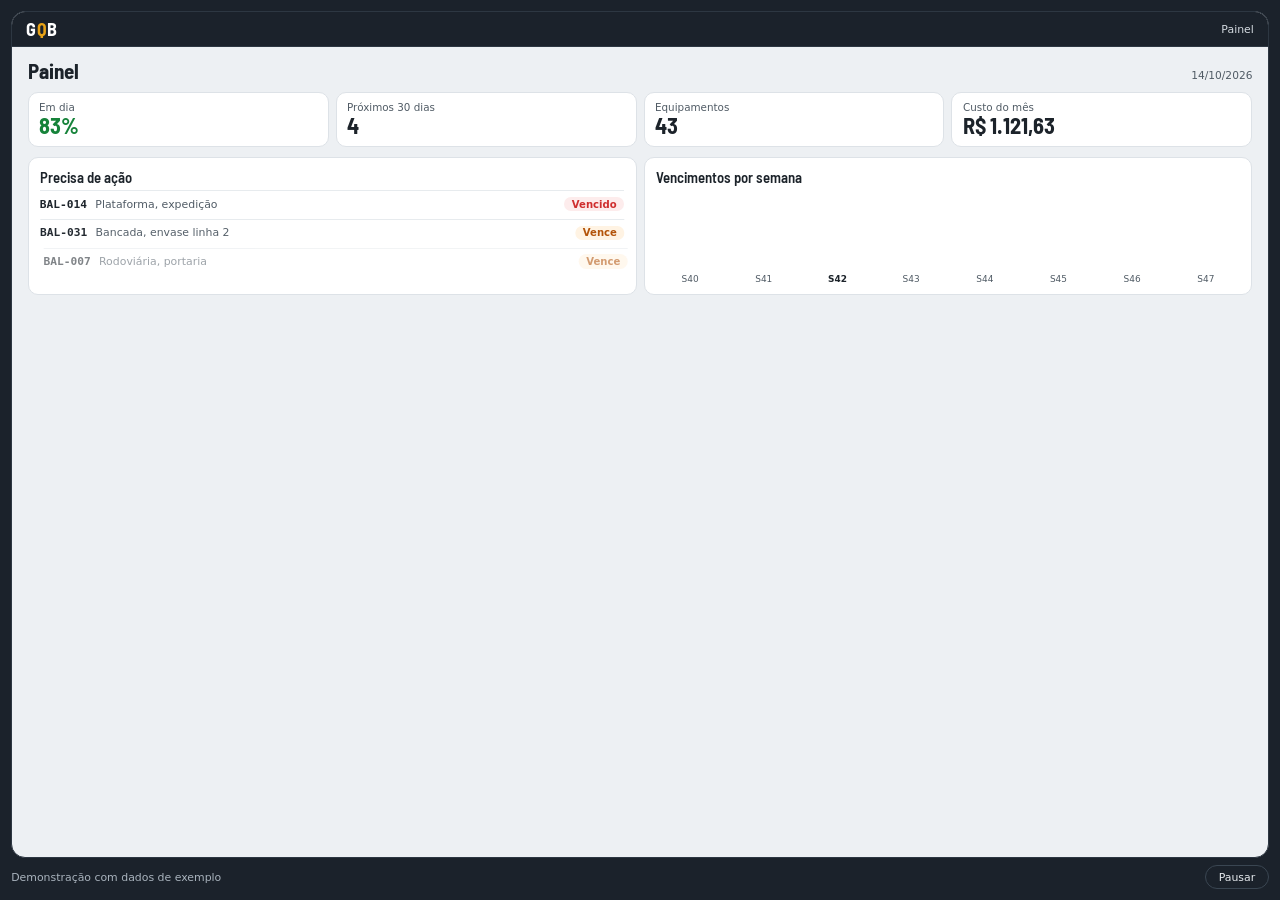
<file: gqb/demo.html>
<!doctype html>
<html lang="pt-BR">
<head>
<meta charset="utf-8">
<meta name="viewport" content="width=device-width, initial-scale=1">
<title>Demonstração do GQB</title>
<!-- Feito no Claude Design (projeto "Demo GQB.dc.html"). Convertido para HTML puro: o runtime
     de componentes do Claude Design saiu, e o quadro chama o motor js/go-demo-engine.js direto.
     Marcação, cores e tempos são os do arquivo original. -->
<link rel="preconnect" href="https://fonts.googleapis.com">
<link rel="preconnect" href="https://fonts.gstatic.com" crossorigin="">
<link href="https://fonts.googleapis.com/css2?family=Barlow+Semi+Condensed:wght@500;600;700&amp;display=swap" rel="stylesheet">
<script src="../js/go-demo-engine.js"></script>
<style>html,body{margin:0;height:100%;background:#1B222B;overflow:hidden}html{font-size:clamp(9.5px,min(2.2vw,2.7vh),14px)}*{box-sizing:border-box}a{color:#1F5F99}a:hover{color:#E8A317}</style>
<style>[data-k="pause"]:hover,[data-k="pause"]:focus-visible{border-color:#A9B3BD}</style>
</head>
<body>
<div data-demo="gqb" data-screen-label="Demo GQB" style="position:fixed;inset:0;display:flex;flex-direction:column;gap:.5rem;padding:.8rem;background:#1B222B;color:#1C232A;font-family:'Segoe UI',system-ui,sans-serif">
  <p style="position:absolute;width:1px;height:1px;margin:0;overflow:hidden;clip:rect(0 0 0 0);white-space:nowrap">Demonstração do GQB: o painel com os prazos das balanças e a verificação de uma balança pelo celular, lendo o QR code da etiqueta.</p>

  <div aria-hidden="true" style="flex:1;min-height:0;display:flex;flex-direction:column;border:1px solid #2D3742;border-radius:14px;overflow:hidden;background:#EDF0F3">
    <div style="flex:none;height:2.5rem;display:flex;align-items:center;justify-content:space-between;gap:1rem;padding:0 1rem;background:#1B222B;border-bottom:1px solid #2D3742">
      <div style="font-family:'Barlow Semi Condensed',sans-serif;font-weight:700;font-size:1.3rem;letter-spacing:.03em;line-height:1;display:flex"><span style="color:#FFFFFF">G</span><span style="color:#E8A317">Q</span><span style="color:#FFFFFF">B</span></div>
      <div style="display:grid;justify-items:end;font-size:.78rem;color:#D5DBE1;white-space:nowrap">
        <span data-k="cr1" style="grid-area:1/1">Painel</span>
        <span data-k="cr2" style="grid-area:1/1;opacity:0">Inspeção</span>
      </div>
    </div>

    <div data-k="screen" style="position:relative;flex:1;min-height:0;overflow:hidden">

      <!-- Painel -->
      <div data-k="desk" style="position:absolute;inset:0;padding:.9rem 1.1rem 1rem;display:flex;flex-direction:column;gap:.7rem;opacity:0">
        <div style="display:flex;justify-content:space-between;align-items:baseline;gap:1rem">
          <div style="font-family:'Barlow Semi Condensed',sans-serif;font-weight:700;font-size:1.5rem;line-height:1">Painel</div>
          <div style="font-size:.76rem;color:#505B65">14/10/2026</div>
        </div>
        <div style="display:grid;grid-template-columns:repeat(auto-fit,minmax(9.6rem,1fr));gap:.5rem">
          <div style="background:#FFFFFF;border:1px solid #DDE2E7;border-radius:10px;padding:.6rem .75rem"><div style="font-size:.74rem;color:#505B65">Em dia</div><div data-k="kv1" style="font-family:'Barlow Semi Condensed',sans-serif;font-weight:700;font-size:1.6rem;line-height:1.1;color:#16833A">0%</div></div>
          <div style="background:#FFFFFF;border:1px solid #DDE2E7;border-radius:10px;padding:.6rem .75rem"><div style="font-size:.74rem;color:#505B65">Próximos 30 dias</div><div data-k="kv2" style="font-family:'Barlow Semi Condensed',sans-serif;font-weight:700;font-size:1.6rem;line-height:1.1">0</div></div>
          <div style="background:#FFFFFF;border:1px solid #DDE2E7;border-radius:10px;padding:.6rem .75rem"><div style="font-size:.74rem;color:#505B65">Equipamentos</div><div data-k="kv3" style="font-family:'Barlow Semi Condensed',sans-serif;font-weight:700;font-size:1.6rem;line-height:1.1">0</div></div>
          <div style="background:#FFFFFF;border:1px solid #DDE2E7;border-radius:10px;padding:.6rem .75rem"><div style="font-size:.74rem;color:#505B65">Custo do mês</div><div data-k="kv4" style="font-family:'Barlow Semi Condensed',sans-serif;font-weight:700;font-size:1.6rem;line-height:1.1;white-space:nowrap">R$ 0,00</div></div>
        </div>
        <div style="flex:1;min-height:0;display:grid;grid-template-columns:repeat(auto-fit,minmax(13rem,1fr));gap:.5rem;align-content:start">
          <div style="background:#FFFFFF;border:1px solid #DDE2E7;border-radius:10px;padding:.7rem .8rem;display:flex;flex-direction:column;gap:.15rem">
            <div style="font-family:'Barlow Semi Condensed',sans-serif;font-weight:600;font-size:1.05rem;margin-bottom:.2rem">Precisa de ação</div>
            <div data-k="a1" style="display:flex;align-items:center;gap:.6rem;padding:.4rem 0;border-top:1px solid #E7EBEE;opacity:0"><span style="font-family:ui-monospace,'Cascadia Mono',Consolas,monospace;font-size:.8rem;font-weight:600">BAL-014</span><span style="flex:1;min-width:0;font-size:.78rem;color:#505B65">Plataforma, expedição</span><span style="font-size:.72rem;font-weight:600;color:#CF2E2E;background:#FDECEC;border-radius:999px;padding:.12rem .55rem;white-space:nowrap">Vencido</span></div>
            <div data-k="a2" style="display:flex;align-items:center;gap:.6rem;padding:.4rem 0;border-top:1px solid #E7EBEE;opacity:0"><span style="font-family:ui-monospace,'Cascadia Mono',Consolas,monospace;font-size:.8rem;font-weight:600">BAL-031</span><span style="flex:1;min-width:0;font-size:.78rem;color:#505B65">Bancada, envase linha 2</span><span style="font-size:.72rem;font-weight:600;color:#B14D00;background:#FFF3E2;border-radius:999px;padding:.12rem .55rem;white-space:nowrap">Vence</span></div>
            <div data-k="a3" style="display:flex;align-items:center;gap:.6rem;padding:.4rem 0;border-top:1px solid #E7EBEE;opacity:0"><span style="font-family:ui-monospace,'Cascadia Mono',Consolas,monospace;font-size:.8rem;font-weight:600">BAL-007</span><span style="flex:1;min-width:0;font-size:.78rem;color:#505B65">Rodoviária, portaria</span><span style="font-size:.72rem;font-weight:600;color:#B14D00;background:#FFF3E2;border-radius:999px;padding:.12rem .55rem;white-space:nowrap">Vence</span></div>
          </div>
          <div style="background:#FFFFFF;border:1px solid #DDE2E7;border-radius:10px;padding:.7rem .8rem;display:flex;flex-direction:column;gap:.4rem">
            <div style="font-family:'Barlow Semi Condensed',sans-serif;font-weight:600;font-size:1.05rem">Vencimentos por semana</div>
            <div style="height:5.5rem;display:grid;grid-template-columns:repeat(8,minmax(0,1fr));gap:.35rem;align-items:end">
              <div data-k="bar1" style="height:40%;background:#1F5F99;border-radius:3px 3px 0 0;transform-origin:bottom;transform:scaleY(0)"></div>
              <div data-k="bar2" style="height:60%;background:#1F5F99;border-radius:3px 3px 0 0;transform-origin:bottom;transform:scaleY(0)"></div>
              <div data-k="bar3" style="height:80%;background:#E8A317;border-radius:3px 3px 0 0;transform-origin:bottom;transform:scaleY(0)"></div>
              <div data-k="bar4" style="height:20%;background:#1F5F99;border-radius:3px 3px 0 0;transform-origin:bottom;transform:scaleY(0)"></div>
              <div data-k="bar5" style="height:40%;background:#1F5F99;border-radius:3px 3px 0 0;transform-origin:bottom;transform:scaleY(0)"></div>
              <div data-k="bar6" style="height:100%;background:#1F5F99;border-radius:3px 3px 0 0;transform-origin:bottom;transform:scaleY(0)"></div>
              <div data-k="bar7" style="height:20%;background:#1F5F99;border-radius:3px 3px 0 0;transform-origin:bottom;transform:scaleY(0)"></div>
              <div data-k="bar8" style="height:60%;background:#1F5F99;border-radius:3px 3px 0 0;transform-origin:bottom;transform:scaleY(0)"></div>
            </div>
            <div style="display:grid;grid-template-columns:repeat(8,minmax(0,1fr));gap:.35rem;text-align:center;font-size:.64rem;color:#505B65">
              <span>S40</span><span>S41</span><span style="color:#1C232A;font-weight:700">S42</span><span>S43</span><span>S44</span><span>S45</span><span>S46</span><span>S47</span>
            </div>
          </div>
        </div>
      </div>

      <!-- Celular -->
      <div data-k="phoneWrap" style="position:absolute;inset:0;padding:.7rem;display:flex;justify-content:center;opacity:0">
        <div style="height:100%;aspect-ratio:.53;max-width:100%;background:#1B222B;border-radius:1.7rem;padding:.45rem;display:flex">
          <div style="position:relative;flex:1;min-width:0;background:#EDF0F3;border-radius:1.3rem;overflow:hidden;display:flex;flex-direction:column">
            <div style="flex:none;display:flex;justify-content:space-between;align-items:center;padding:.55rem .9rem .2rem;font-size:.68rem;color:#505B65">
              <span style="font-weight:600;color:#1C232A">08:12</span>
              <span data-k="net" style="font-size:.64rem;font-weight:600;border-radius:999px;padding:.08rem .5rem;color:#16833A;background:#E6F6EC">Online</span>
            </div>
            <div style="position:relative;flex:1;min-height:0">

              <!-- Inspeção de hoje -->
              <div data-k="ph1" style="position:absolute;inset:0;padding:.4rem .8rem .8rem;display:flex;flex-direction:column;gap:.5rem;opacity:0">
                <div>
                  <div style="font-family:'Barlow Semi Condensed',sans-serif;font-weight:700;font-size:1.3rem;line-height:1.05">Inspeção de hoje</div>
                  <div style="display:flex;align-items:center;gap:.5rem;margin-top:.35rem"><div style="flex:1;height:.35rem;border-radius:2px;background:#DCE1E6;overflow:hidden"><div data-k="progBar" style="height:100%;width:100%;background:#1F5F99;transform-origin:left;transform:scaleX(.4)"></div></div><span data-k="prog" style="font-size:.72rem;color:#505B65;white-space:nowrap">2 de 5</span></div>
                </div>
                <div style="display:flex;flex-direction:column;gap:.3rem">
                  <div style="background:#FFFFFF;border-radius:8px;padding:.45rem .6rem;display:flex;align-items:center;gap:.55rem"><div style="flex:none;width:1.15rem;height:1.15rem;border-radius:50%;background:#16833A;display:grid;place-items:center"><span style="width:.24rem;height:.46rem;border-right:2px solid #fff;border-bottom:2px solid #fff;transform:translateY(-.05rem) rotate(45deg)"></span></div><div style="min-width:0"><div style="font-family:ui-monospace,'Cascadia Mono',Consolas,monospace;font-size:.74rem;font-weight:600">BAL-003</div><div style="font-size:.66rem;color:#505B65">Bancada, laboratório</div></div></div>
                  <div style="background:#FFFFFF;border-radius:8px;padding:.45rem .6rem;display:flex;align-items:center;gap:.55rem"><div style="flex:none;width:1.15rem;height:1.15rem;border-radius:50%;background:#16833A;display:grid;place-items:center"><span style="width:.24rem;height:.46rem;border-right:2px solid #fff;border-bottom:2px solid #fff;transform:translateY(-.05rem) rotate(45deg)"></span></div><div style="min-width:0"><div style="font-family:ui-monospace,'Cascadia Mono',Consolas,monospace;font-size:.74rem;font-weight:600">BAL-019</div><div style="font-size:.66rem;color:#505B65">Piso, recebimento</div></div></div>
                  <div data-k="q3" style="background:#FFFFFF;border-radius:8px;padding:.45rem .6rem;display:flex;align-items:center;gap:.55rem;border:1.5px solid #1F5F99"><div data-k="qc3" style="flex:none;width:1.15rem;height:1.15rem;border-radius:50%;border:2px solid #C9D0D7;display:grid;place-items:center"><span data-k="qk3" style="width:.24rem;height:.46rem;border-right:2px solid #fff;border-bottom:2px solid #fff;transform:translateY(-.05rem) rotate(45deg);opacity:0"></span></div><div style="min-width:0"><div style="font-family:ui-monospace,'Cascadia Mono',Consolas,monospace;font-size:.74rem;font-weight:600">BAL-031</div><div style="font-size:.66rem;color:#505B65">Bancada, envase linha 2</div></div></div>
                  <div style="background:#FFFFFF;border-radius:8px;padding:.45rem .6rem;display:flex;align-items:center;gap:.55rem"><div style="flex:none;width:1.15rem;height:1.15rem;border-radius:50%;border:2px solid #C9D0D7"></div><div style="min-width:0"><div style="font-family:ui-monospace,'Cascadia Mono',Consolas,monospace;font-size:.74rem;font-weight:600">BAL-040</div><div style="font-size:.66rem;color:#505B65">Bancada, envase linha 1</div></div></div>
                  <div style="background:#FFFFFF;border-radius:8px;padding:.45rem .6rem;display:flex;align-items:center;gap:.55rem"><div style="flex:none;width:1.15rem;height:1.15rem;border-radius:50%;border:2px solid #C9D0D7"></div><div style="min-width:0"><div style="font-family:ui-monospace,'Cascadia Mono',Consolas,monospace;font-size:.74rem;font-weight:600">BAL-007</div><div style="font-size:.66rem;color:#505B65">Rodoviária, portaria</div></div></div>
                </div>
                <div style="margin-top:auto"><div data-k="btnInsp" style="background:#1F5F99;color:#fff;border-radius:10px;padding:.65rem;text-align:center;font-family:'Barlow Semi Condensed',sans-serif;font-weight:600;font-size:1.05rem">Inspeção</div></div>
              </div>

              <!-- Câmera -->
              <div data-k="ph2" style="position:absolute;inset:0;background:#0B0F13;display:flex;flex-direction:column;align-items:center;justify-content:center;gap:.8rem;padding:.8rem;opacity:0">
                <div data-k="camTxt" style="position:absolute;top:42%;left:0;right:0;text-align:center;font-size:.8rem;color:#C9D0D7">Abrindo a câmera...</div>
                <div data-k="vf" style="position:relative;width:72%;aspect-ratio:1/1;opacity:0">
                  <div style="position:absolute;inset:12%;background:#FFFFFF;border-radius:6px;padding:7%;display:flex;flex-direction:column;align-items:center;gap:4%">
                    <div data-k="qr2" style="width:78%;aspect-ratio:1/1"></div>
                    <div style="font-family:ui-monospace,'Cascadia Mono',Consolas,monospace;font-size:.78rem;font-weight:700;color:#1C232A">BAL-031</div>
                  </div>
                  <div data-k="br1" style="position:absolute;left:0;top:0;width:18%;height:18%;border-left:3px solid #FFFFFF;border-top:3px solid #FFFFFF;border-radius:6px 0 0 0"></div>
                  <div data-k="br2" style="position:absolute;right:0;top:0;width:18%;height:18%;border-right:3px solid #FFFFFF;border-top:3px solid #FFFFFF;border-radius:0 6px 0 0"></div>
                  <div data-k="br3" style="position:absolute;right:0;bottom:0;width:18%;height:18%;border-right:3px solid #FFFFFF;border-bottom:3px solid #FFFFFF;border-radius:0 0 6px 0"></div>
                  <div data-k="br4" style="position:absolute;left:0;bottom:0;width:18%;height:18%;border-left:3px solid #FFFFFF;border-bottom:3px solid #FFFFFF;border-radius:0 0 0 6px"></div>
                  <div data-k="scan" style="position:absolute;left:6%;right:6%;top:10%;height:2px;background:#E8A317;opacity:0"></div>
                </div>
                <div data-k="rec" style="font-size:.74rem;font-weight:600;color:#0B0F13;background:#7FD49B;border-radius:999px;padding:.2rem .7rem;opacity:0">Etiqueta reconhecida</div>
                <div data-k="camLink" style="position:absolute;bottom:1rem;left:0;right:0;text-align:center;font-size:.7rem;color:#9CC3E6;text-decoration:underline;opacity:0">Não leu? Tente pelo número da etiqueta</div>
                <div data-k="scrim" style="position:absolute;inset:0;background:#000;opacity:0;visibility:hidden"></div>
                <div data-k="sheet" style="position:absolute;left:0;right:0;bottom:0;background:#FFFFFF;border-radius:1rem 1rem 0 0;padding:.9rem .9rem 1rem;display:flex;flex-direction:column;gap:.55rem;transform:translateY(105%);visibility:hidden">
                  <div style="width:2.2rem;height:.25rem;border-radius:2px;background:#C9D0D7;align-self:center"></div>
                  <div><div style="font-family:ui-monospace,'Cascadia Mono',Consolas,monospace;font-size:1.05rem;font-weight:700">BAL-031</div><div style="font-size:.74rem;color:#505B65">Bancada · Envase linha 2</div></div>
                  <div style="display:flex;flex-direction:column;gap:.35rem;font-size:.72rem">
                    <div style="display:flex;justify-content:space-between;align-items:center;gap:.5rem"><span style="color:#505B65">Situação</span><span style="font-weight:600;color:#16833A;background:#E6F6EC;border-radius:999px;padding:.08rem .5rem;white-space:nowrap">Em operação</span></div>
                    <div style="display:flex;justify-content:space-between;align-items:center;gap:.5rem"><span style="color:#505B65">Calibração</span><span style="font-weight:600;color:#B14D00;background:#FFF3E2;border-radius:999px;padding:.08rem .5rem;white-space:nowrap">vence em 12 dias</span></div>
                    <div style="display:flex;justify-content:space-between;align-items:center;gap:.5rem"><span style="color:#505B65">Verificação semanal</span><span style="font-weight:600;color:#B14D00;background:#FFF3E2;border-radius:999px;padding:.08rem .5rem;white-space:nowrap">pendente</span></div>
                  </div>
                  <div data-k="btnVer" style="background:#1F5F99;color:#fff;border-radius:10px;padding:.6rem;text-align:center;font-family:'Barlow Semi Condensed',sans-serif;font-weight:600;font-size:1.02rem">Verificação</div>
                </div>
              </div>

              <!-- Verificação -->
              <div data-k="ph4" style="position:absolute;inset:0;padding:.4rem .8rem .8rem;display:flex;flex-direction:column;gap:.55rem;opacity:0">
                <div>
                  <div style="font-family:'Barlow Semi Condensed',sans-serif;font-weight:700;font-size:1.25rem;line-height:1.05">Registro da verificação</div>
                  <div style="font-size:.7rem;color:#505B65;margin-top:.15rem"><span style="font-family:ui-monospace,'Cascadia Mono',Consolas,monospace;font-weight:600;color:#1C232A">BAL-031</span> · Bancada</div>
                </div>
                <div style="background:#FFFFFF;border-radius:8px;padding:.5rem .7rem"><div style="font-size:.66rem;color:#505B65">Peso de verificação</div><div style="font-family:'Barlow Semi Condensed',sans-serif;font-weight:700;font-size:1.15rem">10,000 kg</div></div>
                <div data-k="leitBox" style="background:#FFFFFF;border-radius:8px;padding:.5rem .7rem;border:1.5px solid #FFFFFF"><div style="font-size:.66rem;color:#505B65">Leitura</div><div style="font-family:'Barlow Semi Condensed',sans-serif;font-weight:700;font-size:1.15rem;min-height:1.4rem"><span data-k="leit"></span> kg</div></div>
                <div data-k="dif" style="font-size:.7rem;color:#16833A;opacity:0">Diferença +0,002 kg, dentro do limite</div>
                <div>
                  <div style="font-size:.66rem;color:#505B65;margin-bottom:.25rem">Resultado</div>
                  <div style="display:grid;grid-template-columns:1fr 1fr;gap:.4rem;font-family:'Barlow Semi Condensed',sans-serif;font-weight:700;font-size:1rem;text-align:center">
                    <div data-k="okBtn" style="border:1.5px solid #C9D0D7;border-radius:8px;padding:.45rem 0;color:#505B65;background:#FFFFFF">OK</div>
                    <div style="border:1.5px solid #C9D0D7;border-radius:8px;padding:.45rem 0;color:#505B65;background:#FFFFFF">NOK</div>
                  </div>
                </div>
                <div style="margin-top:auto"><div data-k="btnSalvar" style="background:#1F5F99;color:#fff;border-radius:10px;padding:.65rem;text-align:center;font-family:'Barlow Semi Condensed',sans-serif;font-weight:600;font-size:1.05rem">Salvar</div></div>
              </div>

              <div style="position:absolute;left:0;right:0;bottom:3.8rem;display:flex;justify-content:center;padding:0 .6rem;pointer-events:none">
                <div data-k="toast" style="background:#1B222B;color:#fff;border-radius:8px;padding:.5rem .7rem;font-size:.72rem;line-height:1.3;text-align:center;opacity:0;visibility:hidden"><span data-k="toastTxt"></span></div>
              </div>
            </div>
          </div>
        </div>
      </div>

      <div data-k="ripple" style="position:absolute;left:0;top:0;width:2.6rem;height:2.6rem;border-radius:50%;border:2px solid rgba(27,34,43,.5);opacity:0;pointer-events:none"></div>
      <div data-k="finger" style="position:absolute;left:0;top:0;width:2.6rem;height:2.6rem;border-radius:50%;background:rgba(255,255,255,.5);border:1.5px solid rgba(27,34,43,.6);opacity:0;pointer-events:none"></div>
    </div>
  </div>

  <div style="flex:none;display:flex;justify-content:space-between;align-items:center;gap:1rem;font-size:.78rem;color:#A9B3BD">
    <span>Demonstração com dados de exemplo</span>
    <button data-k="pause" type="button" aria-pressed="false" style="background:transparent;border:1px solid #3A4652;color:#E6EAEE;border-radius:999px;padding:.3rem .9rem;font-family:inherit;font-size:.78rem;cursor:pointer">Pausar</button>
  </div>
</div>
<script>
(function () {
  function frame(t, U) {
    const { k, css, txt, seg, E, vis, scene, fade, press, bump, brl, type } = U;
    const D = 19;
    const T = { insp: 6.25, ver: 10.8, ok: 12.8, salvar: 13.5 };
    const sc = (n, s) => css(k(n), { transform: `scale(${(1 - .05 * press(t, s)).toFixed(3)})` });

    fade(k('cr1'), t, [[-1, 4.5], [D - .4, D + 1]]);
    fade(k('cr2'), t, [[4.4, D - .3]]);

    const dOut = seg(t, 4.1, 4.6, E.inOut);
    vis(k('desk'), seg(t, 0, .4) * (1 - dOut), { transform: `scale(${(1 - .05 * dOut).toFixed(3)})` });
    const cnt = seg(t, .4, 1.5, E.inOut);
    txt(k('kv1'), Math.round(92 * cnt) + '%');
    txt(k('kv2'), String(Math.round(4 * cnt)));
    txt(k('kv3'), String(Math.round(48 * cnt)));
    txt(k('kv4'), brl(1240 * cnt));
    [.8, .95, 1.1].forEach((a, i) => { const p = seg(t, a, a + .35); css(k('a' + (i + 1)), { opacity: p.toFixed(3), transform: `translateX(${((1 - p) * .6).toFixed(3)}rem)` }); });
    for (let i = 1; i <= 8; i++) css(k('bar' + i), { transform: `scaleY(${seg(t, 1.2 + i * .07, 1.65 + i * .07, E.back).toFixed(3)})` });

    const pIn = seg(t, 4.35, 4.85), pOut = seg(t, D - .5, D, E.inOut);
    vis(k('phoneWrap'), pIn * (1 - pOut), { transform: `translateY(${((1 - pIn) * 2).toFixed(3)}rem)` });

    scene(k('ph1'), t, [[4.6, 6.85], [15.45, D + 1]], 1);
    const dn = t > 16.0;
    css(k('qc3'), { background: dn ? '#16833A' : 'transparent', borderColor: dn ? '#16833A' : '#C9D0D7', transform: `scale(${(1 + .35 * bump(t, 16.0)).toFixed(3)})` });
    css(k('qk3'), { opacity: dn ? '1' : '0' });
    css(k('q3'), { borderColor: dn ? '#FFFFFF' : '#1F5F99' });
    txt(k('prog'), dn ? '3 de 5' : '2 de 5');
    css(k('progBar'), { transform: `scaleX(${(.4 + .2 * seg(t, 16.0, 16.4)).toFixed(3)})` });
    sc('btnInsp', T.insp);

    scene(k('ph2'), t, [[6.75, 11.3]], 1);
    vis(k('camTxt'), U.win(t, 6.8, 7.55, .2));
    const vf = seg(t, 7.35, 7.7);
    vis(k('vf'), vf, { transform: `scale(${(.92 + .08 * vf).toFixed(3)})` });
    U.qr(k('qr2'), 31, '#1C232A');
    const rec = t > 8.7;
    ['br1', 'br2', 'br3', 'br4'].forEach(b => css(k(b), { borderColor: rec ? '#3FB772' : '#FFFFFF' }));
    const sp = seg(t, 7.7, 8.65, E.lin);
    vis(k('scan'), U.win(t, 7.7, 8.7, .1), { top: (10 + 80 * (.5 - .5 * Math.cos(sp * Math.PI * 2))).toFixed(2) + '%' });
    vis(k('rec'), seg(t, 8.75, 9.0), { transform: `scale(${(1 + .12 * bump(t, 8.75)).toFixed(3)})` });
    vis(k('camLink'), seg(t, 7.6, 7.9));
    const sh = seg(t, 9.2, 9.6) * (1 - seg(t, 11.0, 11.3));
    css(k('sheet'), { transform: `translateY(${((1 - seg(t, 9.2, 9.6)) * 105).toFixed(2)}%)`, visibility: t > 9.2 ? 'visible' : 'hidden' });
    vis(k('scrim'), sh * .45);
    sc('btnVer', T.ver);

    scene(k('ph4'), t, [[11.15, 15.6]], 1);
    type(k('leit'), '10,002', t, 11.75, 12.15);
    css(k('leitBox'), { borderColor: t > 11.6 && t < 12.3 ? '#1F5F99' : '#FFFFFF' });
    css(k('dif'), { opacity: seg(t, 12.25, 12.5).toFixed(3) });
    const ok = t > T.ok - .02;
    css(k('okBtn'), { background: ok ? '#16833A' : '#FFFFFF', borderColor: ok ? '#16833A' : '#C9D0D7', color: ok ? '#fff' : '#505B65', transform: `scale(${(1 - .06 * press(t, T.ok)).toFixed(3)})` });
    sc('btnSalvar', T.salvar);

    const off = t > 13.6 && t < 14.75;
    txt(k('net'), off ? 'Sem conexão' : 'Online');
    css(k('net'), { color: off ? '#B14D00' : '#16833A', background: off ? '#FFF3E2' : '#E6F6EC' });
    U.toast(t, [[13.6, 14.65, 'Sem conexão. Registro guardado no aparelho.'], [14.8, 15.85, 'Conexão de volta. Registro enviado.']]);

    const P = [
      { t: 0, at: [.56, .96] }, { t: 5.3, at: [.56, .96] }, { t: T.insp - .1, k: 'btnInsp' }, { t: 7.3, at: [.56, .86] },
      { t: T.ver - .1, k: 'btnVer' }, { t: T.ok - .1, k: 'okBtn' }, { t: T.salvar - .1, k: 'btnSalvar' }, { t: 14.6, at: [.56, .72] }
    ];
    U.finger(t, P, Object.values(T), seg(t, 5.3, 5.7) * (1 - seg(t, D - 1.2, D - .8)));
  }
  window.GoDemo.start({ root: document.querySelector('[data-demo="gqb"]'), duration: 19, still: 3.5, frame: frame });
})();
</script>
</body>
</html>
</file>
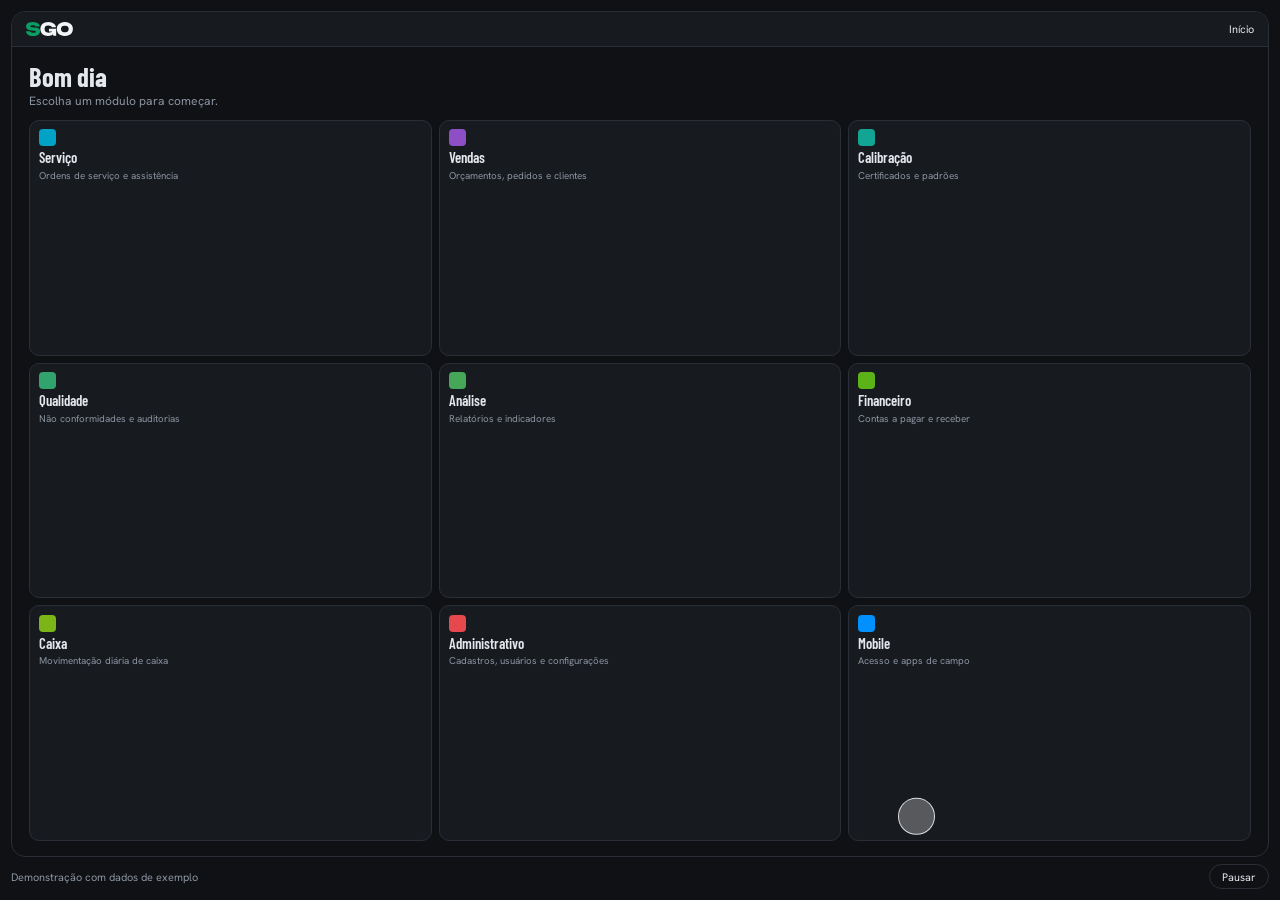
<file: sgo/demo.html>
<!doctype html>
<html lang="pt-BR">
<head>
<meta charset="utf-8">
<meta name="viewport" content="width=device-width, initial-scale=1">
<title>Demonstração do SGO</title>
<!-- Feito no Claude Design (projeto "Demo SGO.dc.html"). Convertido para HTML puro: o runtime
     de componentes do Claude Design saiu, e o quadro chama o motor js/go-demo-engine.js direto.
     Marcação, cores e tempos são os do arquivo original. -->
<link rel="preconnect" href="https://fonts.googleapis.com">
<link rel="preconnect" href="https://fonts.gstatic.com" crossorigin="">
<link href="https://fonts.googleapis.com/css2?family=Barlow+Condensed:wght@600;700&amp;family=Hanken+Grotesk:wght@400;700&amp;display=swap" rel="stylesheet">
<script src="../js/go-demo-engine.js"></script>
<style>html,body{margin:0;height:100%;background:#0F1114;overflow:hidden}html{font-size:clamp(9.5px,min(2.2vw,2.7vh),14px)}*{box-sizing:border-box}a{color:#0A9E64}a:hover{color:#3FB772}</style>
<style>[data-k="pause"]:hover,[data-k="pause"]:focus-visible{border-color:#8B94A1}</style>
</head>
<body>
<div data-demo="sgo" data-screen-label="Demo SGO" style="position:fixed;inset:0;display:flex;flex-direction:column;gap:.5rem;padding:.8rem;background:#0F1114;color:#E4E7EC;font-family:'Hanken Grotesk',system-ui,sans-serif">
  <p style="position:absolute;width:1px;height:1px;margin:0;overflow:hidden;clip:rect(0 0 0 0);white-space:nowrap">Demonstração do SGO: abrir um atendimento, agendar a visita, montar o orçamento, colher a assinatura, gerar a O.S. e ver as parcelas em contas a receber.</p>

  <div aria-hidden="true" style="flex:1;min-height:0;display:flex;flex-direction:column;border:1px solid #2A2F37;border-radius:14px;overflow:hidden;background:#0F1114">
    <div style="flex:none;height:2.5rem;display:flex;align-items:center;justify-content:space-between;gap:1rem;padding:0 1rem;background:#171A1F;border-bottom:1px solid #2A2F37">
      <svg xmlns="http://www.w3.org/2000/svg" viewBox="0 0 2627 784" style="height:1rem;width:3.35rem;color:#F4F5F7;flex:none"><path fill="#0A9E64" d="M0 521H236Q240 547 261.5 566.5Q283 586 320.0 596.5Q357 607 407 607Q476 607 514.5 591.0Q553 575 553 542Q553 519 531.0 504.5Q509 490 444 485L312 474Q150 462 77.5 403.5Q5 345 5 246Q5 165 52.0 110.5Q99 56 183.0 28.0Q267 0 381 0Q491 0 576.5 31.0Q662 62 712.5 118.5Q763 175 768 250H532Q528 228 509.5 211.5Q491 195 457.0 186.0Q423 177 376 177Q314 177 277.5 192.0Q241 207 241 237Q241 259 262.5 273.0Q284 287 342 292L487 304Q595 312 661.5 337.5Q728 363 758.0 406.5Q788 450 788 516Q788 596 740.0 656.5Q692 717 605.5 750.5Q519 784 403 784Q284 784 194.0 751.0Q104 718 53.0 658.5Q2 599 0 521Z"></path><path fill="currentColor" d="M1610 443Q1607 509 1583.0 570.5Q1559 632 1513.0 680.5Q1467 729 1397.0 756.5Q1327 784 1233 784Q1145 784 1068.0 758.5Q991 733 932.0 683.5Q873 634 839.5 561.0Q806 488 806 392Q806 296 839.5 223.0Q873 150 933.5 100.5Q994 51 1073.5 25.5Q1153 0 1245 0Q1372 0 1463.5 38.0Q1555 76 1611.0 143.0Q1667 210 1683 297H1449Q1440 264 1411.5 240.5Q1383 217 1341.0 204.5Q1299 192 1247 192Q1183 192 1136.5 214.0Q1090 236 1065.0 280.0Q1040 324 1040 392Q1040 460 1067.5 506.0Q1095 552 1146.5 575.0Q1198 598 1268 598Q1336 598 1388.5 580.0Q1441 562 1473.0 527.0Q1505 492 1511 440ZM1286 534V372H1690V767H1527L1493 475L1536 534Z"></path><path fill="currentColor" d="M2176 784Q2041 784 1939.5 735.0Q1838 686 1781.5 598.0Q1725 510 1725 392Q1725 274 1781.5 186.0Q1838 98 1939.5 49.0Q2041 0 2176 0Q2311 0 2412.5 49.0Q2514 98 2570.5 186.0Q2627 274 2627 392Q2627 510 2570.5 598.0Q2514 686 2412.5 735.0Q2311 784 2176 784ZM2176 577Q2243 577 2291.5 554.5Q2340 532 2366.0 490.5Q2392 449 2392 392Q2392 335 2366.0 293.5Q2340 252 2291.5 229.5Q2243 207 2176 207Q2109 207 2060.5 229.5Q2012 252 1986.0 293.5Q1960 335 1960 392Q1960 449 1986.0 490.5Q2012 532 2060.5 554.5Q2109 577 2176 577Z"></path></svg>
      <div style="display:grid;justify-items:end;font-size:.78rem;color:#8B94A1;white-space:nowrap">
        <span data-k="cr1" style="grid-area:1/1;color:#E4E7EC">Início</span>
        <span data-k="cr2" style="grid-area:1/1;opacity:0">Serviço / <span style="color:#E4E7EC">Atendimentos</span></span>
        <span data-k="cr3" style="grid-area:1/1;opacity:0">Financeiro / <span style="color:#E4E7EC">Contas a receber</span></span>
      </div>
    </div>

    <div data-k="screen" style="position:relative;flex:1;min-height:0;overflow:hidden">

      <!-- 1 Início -->
      <div data-k="s1" style="position:absolute;inset:0;padding:1.1rem 1.2rem;display:flex;flex-direction:column;gap:.8rem;opacity:0">
        <div>
          <div style="font-family:'Barlow Condensed',sans-serif;font-weight:700;font-size:1.9rem;line-height:1">Bom dia</div>
          <div style="font-size:.86rem;color:#8B94A1;margin-top:.25rem">Escolha um módulo para começar.</div>
        </div>
        <div style="flex:1;min-height:0;display:grid;grid-template-columns:repeat(3,minmax(0,1fr));grid-auto-rows:minmax(0,1fr);gap:.5rem">
          <div data-k="tile1" style="min-width:0;background:#171A1F;border:1px solid #2A2F37;border-radius:10px;padding:.6rem .65rem;display:flex;flex-direction:column;gap:.3rem;opacity:0"><div style="width:1.2rem;height:1.2rem;border-radius:4px;background:#00a2c7;flex:none"></div><div style="font-family:'Barlow Condensed',sans-serif;font-weight:600;font-size:1.05rem;line-height:1.05">Serviço</div><div style="font-size:.7rem;line-height:1.25;color:#8B94A1">Ordens de serviço e assistência</div></div>
          <div data-k="tile2" style="min-width:0;background:#171A1F;border:1px solid #2A2F37;border-radius:10px;padding:.6rem .65rem;display:flex;flex-direction:column;gap:.3rem;opacity:0"><div style="width:1.2rem;height:1.2rem;border-radius:4px;background:#8e4ec6;flex:none"></div><div style="font-family:'Barlow Condensed',sans-serif;font-weight:600;font-size:1.05rem;line-height:1.05">Vendas</div><div style="font-size:.7rem;line-height:1.25;color:#8B94A1">Orçamentos, pedidos e clientes</div></div>
          <div data-k="tile3" style="min-width:0;background:#171A1F;border:1px solid #2A2F37;border-radius:10px;padding:.6rem .65rem;display:flex;flex-direction:column;gap:.3rem;opacity:0"><div style="width:1.2rem;height:1.2rem;border-radius:4px;background:#12a594;flex:none"></div><div style="font-family:'Barlow Condensed',sans-serif;font-weight:600;font-size:1.05rem;line-height:1.05">Calibração</div><div style="font-size:.7rem;line-height:1.25;color:#8B94A1">Certificados e padrões</div></div>
          <div data-k="tile4" style="min-width:0;background:#171A1F;border:1px solid #2A2F37;border-radius:10px;padding:.6rem .65rem;display:flex;flex-direction:column;gap:.3rem;opacity:0"><div style="width:1.2rem;height:1.2rem;border-radius:4px;background:#30a46c;flex:none"></div><div style="font-family:'Barlow Condensed',sans-serif;font-weight:600;font-size:1.05rem;line-height:1.05">Qualidade</div><div style="font-size:.7rem;line-height:1.25;color:#8B94A1">Não conformidades e auditorias</div></div>
          <div data-k="tile5" style="min-width:0;background:#171A1F;border:1px solid #2A2F37;border-radius:10px;padding:.6rem .65rem;display:flex;flex-direction:column;gap:.3rem;opacity:0"><div style="width:1.2rem;height:1.2rem;border-radius:4px;background:#46a758;flex:none"></div><div style="font-family:'Barlow Condensed',sans-serif;font-weight:600;font-size:1.05rem;line-height:1.05">Análise</div><div style="font-size:.7rem;line-height:1.25;color:#8B94A1">Relatórios e indicadores</div></div>
          <div data-k="tile6" style="min-width:0;background:#171A1F;border:1px solid #2A2F37;border-radius:10px;padding:.6rem .65rem;display:flex;flex-direction:column;gap:.3rem;opacity:0"><div style="width:1.2rem;height:1.2rem;border-radius:4px;background:#5bb318;flex:none"></div><div style="font-family:'Barlow Condensed',sans-serif;font-weight:600;font-size:1.05rem;line-height:1.05">Financeiro</div><div style="font-size:.7rem;line-height:1.25;color:#8B94A1">Contas a pagar e receber</div></div>
          <div data-k="tile7" style="min-width:0;background:#171A1F;border:1px solid #2A2F37;border-radius:10px;padding:.6rem .65rem;display:flex;flex-direction:column;gap:.3rem;opacity:0"><div style="width:1.2rem;height:1.2rem;border-radius:4px;background:#7cb518;flex:none"></div><div style="font-family:'Barlow Condensed',sans-serif;font-weight:600;font-size:1.05rem;line-height:1.05">Caixa</div><div style="font-size:.7rem;line-height:1.25;color:#8B94A1">Movimentação diária de caixa</div></div>
          <div data-k="tile8" style="min-width:0;background:#171A1F;border:1px solid #2A2F37;border-radius:10px;padding:.6rem .65rem;display:flex;flex-direction:column;gap:.3rem;opacity:0"><div style="width:1.2rem;height:1.2rem;border-radius:4px;background:#e5484d;flex:none"></div><div style="font-family:'Barlow Condensed',sans-serif;font-weight:600;font-size:1.05rem;line-height:1.05">Administrativo</div><div style="font-size:.7rem;line-height:1.25;color:#8B94A1">Cadastros, usuários e configurações</div></div>
          <div data-k="tile9" style="min-width:0;background:#171A1F;border:1px solid #2A2F37;border-radius:10px;padding:.6rem .65rem;display:flex;flex-direction:column;gap:.3rem;opacity:0"><div style="width:1.2rem;height:1.2rem;border-radius:4px;background:#0090ff;flex:none"></div><div style="font-family:'Barlow Condensed',sans-serif;font-weight:600;font-size:1.05rem;line-height:1.05">Mobile</div><div style="font-size:.7rem;line-height:1.25;color:#8B94A1">Acesso e apps de campo</div></div>
        </div>
      </div>

      <!-- 2 Novo atendimento -->
      <div data-k="s2" style="position:absolute;inset:0;padding:1.1rem 1.2rem;display:flex;flex-direction:column;gap:.8rem;opacity:0">
        <div>
          <div style="font-size:.74rem;color:#8B94A1">Serviço</div>
          <div style="font-family:'Barlow Condensed',sans-serif;font-weight:700;font-size:1.7rem;line-height:1">Novo atendimento</div>
        </div>
        <div style="display:grid;grid-template-columns:repeat(auto-fit,minmax(12rem,1fr));gap:.6rem .8rem">
          <div style="display:flex;flex-direction:column;gap:.3rem"><div style="font-size:.74rem;color:#8B94A1">Cliente</div><div data-k="fb1" style="min-height:2.3rem;display:flex;align-items:center;padding:0 .7rem;background:#171A1F;border:1px solid #2A2F37;border-radius:8px;font-size:.92rem"><span data-k="f1"></span></div></div>
          <div style="display:flex;flex-direction:column;gap:.3rem"><div style="font-size:.74rem;color:#8B94A1">Balança</div><div data-k="fb2" style="min-height:2.3rem;display:flex;align-items:center;padding:0 .7rem;background:#171A1F;border:1px solid #2A2F37;border-radius:8px;font-size:.92rem"><span data-k="f2"></span></div></div>
          <div style="display:flex;flex-direction:column;gap:.3rem"><div style="font-size:.74rem;color:#8B94A1">Problema</div><div data-k="fb3" style="min-height:2.3rem;display:flex;align-items:center;padding:0 .7rem;background:#171A1F;border:1px solid #2A2F37;border-radius:8px;font-size:.92rem"><span data-k="f3"></span></div></div>
          <div style="display:flex;flex-direction:column;gap:.3rem"><div style="font-size:.74rem;color:#8B94A1">Urgência</div>
            <div style="min-height:2.3rem;display:grid;grid-template-columns:repeat(3,1fr);gap:.25rem;padding:.25rem;background:#171A1F;border:1px solid #2A2F37;border-radius:8px;font-size:.86rem">
              <div style="display:flex;align-items:center;justify-content:center;border-radius:6px;color:#8B94A1">Baixa</div>
              <div style="display:flex;align-items:center;justify-content:center;border-radius:6px;color:#8B94A1">Normal</div>
              <div data-k="u3" style="display:flex;align-items:center;justify-content:center;border-radius:6px;color:#8B94A1">Alta</div>
            </div>
          </div>
        </div>
        <div style="margin-top:auto;display:flex;justify-content:flex-end">
          <div data-k="btnAbrir" style="background:#0A9E64;color:#fff;border-radius:8px;padding:.7rem 1.3rem;font-family:'Barlow Condensed',sans-serif;font-weight:600;font-size:1.08rem;letter-spacing:.02em">Abrir atendimento</div>
        </div>
      </div>

      <!-- 3 Atendimento -->
      <div data-k="s3" style="position:absolute;inset:0;padding:1.1rem 1.2rem;display:flex;flex-direction:column;gap:.8rem;opacity:0">
        <div>
          <div style="font-size:.74rem;color:#8B94A1">Atendimento · Padaria Central</div>
          <div style="font-family:'Barlow Condensed',sans-serif;font-weight:700;font-size:1.7rem;line-height:1">Protocolo 2026-0148</div>
        </div>
        <div style="display:grid;grid-template-columns:repeat(6,minmax(0,1fr))">
          <div style="position:relative;display:flex;flex-direction:column;align-items:center;gap:.3rem;min-width:0"><div style="position:absolute;top:.7rem;left:50%;width:100%;height:2px;background:#2A2F37"><div data-k="l1" style="height:100%;background:#0A9E64;transform-origin:left;transform:scaleX(0)"></div></div><div data-k="d1" style="position:relative;width:1.4rem;height:1.4rem;border-radius:50%;border:2px solid #2A2F37;background:#171A1F;display:flex;align-items:center;justify-content:center"><span data-k="k1" style="width:.32rem;height:.6rem;border-right:2px solid #fff;border-bottom:2px solid #fff;transform:translateY(-.06rem) rotate(45deg);opacity:0"></span></div><div data-k="n1" style="font-family:'Barlow Condensed',sans-serif;font-weight:600;font-size:.8rem;line-height:1.1;color:#8B94A1;text-align:center">Registrado</div></div>
          <div style="position:relative;display:flex;flex-direction:column;align-items:center;gap:.3rem;min-width:0"><div style="position:absolute;top:.7rem;left:50%;width:100%;height:2px;background:#2A2F37"><div data-k="l2" style="height:100%;background:#0A9E64;transform-origin:left;transform:scaleX(0)"></div></div><div data-k="d2" style="position:relative;width:1.4rem;height:1.4rem;border-radius:50%;border:2px solid #2A2F37;background:#171A1F;display:flex;align-items:center;justify-content:center"><span data-k="k2" style="width:.32rem;height:.6rem;border-right:2px solid #fff;border-bottom:2px solid #fff;transform:translateY(-.06rem) rotate(45deg);opacity:0"></span></div><div data-k="n2" style="font-family:'Barlow Condensed',sans-serif;font-weight:600;font-size:.8rem;line-height:1.1;color:#8B94A1;text-align:center">Agendado</div></div>
          <div style="position:relative;display:flex;flex-direction:column;align-items:center;gap:.3rem;min-width:0"><div style="position:absolute;top:.7rem;left:50%;width:100%;height:2px;background:#2A2F37"><div data-k="l3" style="height:100%;background:#0A9E64;transform-origin:left;transform:scaleX(0)"></div></div><div data-k="d3" style="position:relative;width:1.4rem;height:1.4rem;border-radius:50%;border:2px solid #2A2F37;background:#171A1F;display:flex;align-items:center;justify-content:center"><span data-k="k3" style="width:.32rem;height:.6rem;border-right:2px solid #fff;border-bottom:2px solid #fff;transform:translateY(-.06rem) rotate(45deg);opacity:0"></span></div><div data-k="n3" style="font-family:'Barlow Condensed',sans-serif;font-weight:600;font-size:.8rem;line-height:1.1;color:#8B94A1;text-align:center">Visita</div></div>
          <div style="position:relative;display:flex;flex-direction:column;align-items:center;gap:.3rem;min-width:0"><div style="position:absolute;top:.7rem;left:50%;width:100%;height:2px;background:#2A2F37"><div data-k="l4" style="height:100%;background:#0A9E64;transform-origin:left;transform:scaleX(0)"></div></div><div data-k="d4" style="position:relative;width:1.4rem;height:1.4rem;border-radius:50%;border:2px solid #2A2F37;background:#171A1F;display:flex;align-items:center;justify-content:center"><span data-k="k4" style="width:.32rem;height:.6rem;border-right:2px solid #fff;border-bottom:2px solid #fff;transform:translateY(-.06rem) rotate(45deg);opacity:0"></span></div><div data-k="n4" style="font-family:'Barlow Condensed',sans-serif;font-weight:600;font-size:.8rem;line-height:1.1;color:#8B94A1;text-align:center">Orçamento</div></div>
          <div style="position:relative;display:flex;flex-direction:column;align-items:center;gap:.3rem;min-width:0"><div style="position:absolute;top:.7rem;left:50%;width:100%;height:2px;background:#2A2F37"><div data-k="l5" style="height:100%;background:#0A9E64;transform-origin:left;transform:scaleX(0)"></div></div><div data-k="d5" style="position:relative;width:1.4rem;height:1.4rem;border-radius:50%;border:2px solid #2A2F37;background:#171A1F;display:flex;align-items:center;justify-content:center"><span data-k="k5" style="width:.32rem;height:.6rem;border-right:2px solid #fff;border-bottom:2px solid #fff;transform:translateY(-.06rem) rotate(45deg);opacity:0"></span></div><div data-k="n5" style="font-family:'Barlow Condensed',sans-serif;font-weight:600;font-size:.8rem;line-height:1.1;color:#8B94A1;text-align:center">Aceite</div></div>
          <div style="position:relative;display:flex;flex-direction:column;align-items:center;gap:.3rem;min-width:0"><div data-k="d6" style="position:relative;width:1.4rem;height:1.4rem;border-radius:50%;border:2px solid #2A2F37;background:#171A1F;display:flex;align-items:center;justify-content:center"><span data-k="k6" style="width:.32rem;height:.6rem;border-right:2px solid #fff;border-bottom:2px solid #fff;transform:translateY(-.06rem) rotate(45deg);opacity:0"></span></div><div data-k="n6" style="font-family:'Barlow Condensed',sans-serif;font-weight:600;font-size:.8rem;line-height:1.1;color:#8B94A1;text-align:center">O.S.</div></div>
        </div>
        <div style="display:grid;font-size:.84rem;line-height:1.35">
          <div data-k="b1" style="grid-area:1/1;padding:.6rem .8rem;background:#171A1F;border:1px solid #2A2F37;border-radius:8px"><b style="color:#0A9E64">Agora:</b> Agendar a visita (ou a coleta) com data, hora e técnico.</div>
          <div data-k="b2" style="grid-area:1/1;padding:.6rem .8rem;background:#171A1F;border:1px solid #2A2F37;border-radius:8px;opacity:0"><b style="color:#0A9E64">Agora:</b> Registrar a chegada do técnico no cliente.</div>
          <div data-k="b3" style="grid-area:1/1;padding:.6rem .8rem;background:#171A1F;border:1px solid #2A2F37;border-radius:8px;opacity:0"><b style="color:#0A9E64">Agora:</b> Montar o orçamento com o cliente.</div>
          <div data-k="b4" style="grid-area:1/1;padding:.6rem .8rem;background:#171A1F;border:1px solid #2A2F37;border-radius:8px;opacity:0"><b style="color:#0A9E64">Agora:</b> Gerar a O.S. e executar o serviço.</div>
        </div>
        <div style="display:grid;grid-template-columns:auto minmax(0,1fr);gap:.3rem .9rem;font-size:.84rem">
          <span style="color:#8B94A1">Balança</span><span>Bancada 15 kg</span>
          <span style="color:#8B94A1">Problema</span><span>Não estabiliza o peso</span>
          <span style="color:#8B94A1">Urgência</span><span style="color:#E0A33A">Alta</span>
          <span data-k="agL" style="color:#8B94A1;opacity:0">Visita</span><span data-k="agV" style="opacity:0">14/10/2026, 14:00 · Paulo</span>
        </div>
        <div style="margin-top:auto;display:grid;justify-items:start">
          <div data-k="a1" style="grid-area:1/1;background:#0A9E64;color:#fff;border-radius:8px;padding:.7rem 1.3rem;font-family:'Barlow Condensed',sans-serif;font-weight:600;font-size:1.08rem;letter-spacing:.02em">Agendar visita</div>
          <div data-k="a2" style="grid-area:1/1;background:#0A9E64;color:#fff;border-radius:8px;padding:.7rem 1.3rem;font-family:'Barlow Condensed',sans-serif;font-weight:600;font-size:1.08rem;letter-spacing:.02em;opacity:0">Cheguei no cliente</div>
          <div data-k="a3" style="grid-area:1/1;background:#0A9E64;color:#fff;border-radius:8px;padding:.7rem 1.3rem;font-family:'Barlow Condensed',sans-serif;font-weight:600;font-size:1.08rem;letter-spacing:.02em;opacity:0">Montar orçamento</div>
          <div data-k="a4" style="grid-area:1/1;background:#0A9E64;color:#fff;border-radius:8px;padding:.7rem 1.3rem;font-family:'Barlow Condensed',sans-serif;font-weight:600;font-size:1.08rem;letter-spacing:.02em;opacity:0">Gerar O.S. e executar</div>
        </div>
        <div data-k="scrim" style="position:absolute;inset:0;background:#000;opacity:0;visibility:hidden"></div>
        <div data-k="sheet" style="position:absolute;left:0;right:0;bottom:0;padding:1.1rem 1.2rem 1.2rem;background:#171A1F;border-top:1px solid #2A2F37;border-radius:14px 14px 0 0;display:flex;flex-direction:column;gap:.75rem;transform:translateY(105%);visibility:hidden">
          <div style="font-family:'Barlow Condensed',sans-serif;font-weight:700;font-size:1.3rem;line-height:1">Agendar visita</div>
          <div style="display:grid;grid-template-columns:repeat(2,minmax(0,1fr));gap:.6rem">
            <div style="display:flex;flex-direction:column;gap:.3rem"><div style="font-size:.74rem;color:#8B94A1">Data</div><div style="min-height:2.2rem;display:flex;align-items:center;padding:0 .7rem;background:#0F1114;border:1px solid #2A2F37;border-radius:8px;font-size:.92rem"><span data-k="fDate"></span></div></div>
            <div style="display:flex;flex-direction:column;gap:.3rem"><div style="font-size:.74rem;color:#8B94A1">Hora</div><div style="min-height:2.2rem;display:flex;align-items:center;padding:0 .7rem;background:#0F1114;border:1px solid #2A2F37;border-radius:8px;font-size:.92rem"><span data-k="fHora"></span></div></div>
          </div>
          <div style="display:flex;flex-direction:column;gap:.3rem"><div style="font-size:.74rem;color:#8B94A1">Técnico</div>
            <div style="display:flex;flex-wrap:wrap;gap:.4rem;font-size:.88rem">
              <div data-k="tecPaulo" style="padding:.45rem .9rem;border:1px solid #2A2F37;border-radius:999px">Paulo</div>
              <div style="padding:.45rem .9rem;border:1px solid #2A2F37;border-radius:999px;color:#8B94A1">Marcos</div>
              <div style="padding:.45rem .9rem;border:1px solid #2A2F37;border-radius:999px;color:#8B94A1">Renata</div>
            </div>
          </div>
          <div style="display:flex;justify-content:flex-end"><div data-k="btnConf" style="background:#0A9E64;color:#fff;border-radius:8px;padding:.6rem 1.2rem;font-family:'Barlow Condensed',sans-serif;font-weight:600;font-size:1.05rem;letter-spacing:.02em">Confirmar</div></div>
        </div>
      </div>

      <!-- 5 Orçamento -->
      <div data-k="s5" style="position:absolute;inset:0;padding:1.1rem 1.2rem;display:flex;flex-direction:column;gap:.6rem;opacity:0">
        <div>
          <div style="font-size:.74rem;color:#8B94A1">Protocolo 2026-0148 · Padaria Central</div>
          <div style="font-family:'Barlow Condensed',sans-serif;font-weight:700;font-size:1.7rem;line-height:1">Orçamento</div>
        </div>
        <div style="display:flex;flex-direction:column">
          <div data-k="i1" style="display:flex;justify-content:space-between;align-items:center;gap:1rem;padding:.6rem 0;border-bottom:1px solid #2A2F37;opacity:0"><div style="min-width:0"><div style="font-size:.92rem">Célula de carga 15 kg</div><div style="font-size:.72rem;color:#8B94A1">Peça</div></div><div style="font-family:'Barlow Condensed',sans-serif;font-weight:600;font-size:1.15rem;white-space:nowrap;border-bottom:1px dashed #8B94A1">R$ 380,00</div></div>
          <div data-k="i2" style="display:flex;justify-content:space-between;align-items:center;gap:1rem;padding:.6rem 0;border-bottom:1px solid #2A2F37;opacity:0"><div style="min-width:0"><div style="font-size:.92rem">Mão de obra</div><div style="font-size:.72rem;color:#8B94A1">Serviço</div></div><div style="font-family:'Barlow Condensed',sans-serif;font-weight:600;font-size:1.15rem;white-space:nowrap">R$ 150,00</div></div>
          <div data-k="i3" style="display:flex;justify-content:space-between;align-items:center;gap:1rem;padding:.6rem 0;border-bottom:1px solid #2A2F37;opacity:0"><div style="min-width:0"><div style="font-size:.92rem">Deslocamento</div><div style="font-size:.72rem;color:#8B94A1">Calculado pela distância (14 km)</div></div><div style="font-family:'Barlow Condensed',sans-serif;font-weight:600;font-size:1.15rem;white-space:nowrap">R$ 42,00</div></div>
        </div>
        <div data-k="hint" style="font-size:.74rem;color:#8B94A1;opacity:0">Preço de tabela; toque no preço para mudar.</div>
        <div style="margin-top:auto;display:flex;justify-content:space-between;align-items:flex-end;gap:1rem;flex-wrap:wrap">
          <div><div style="font-size:.74rem;color:#8B94A1">Total</div><div data-k="total" style="font-family:'Barlow Condensed',sans-serif;font-weight:700;font-size:2.1rem;line-height:1">R$ 0,00</div></div>
          <div data-k="btnAssinar" style="background:#0A9E64;color:#fff;border-radius:8px;padding:.7rem 1.3rem;font-family:'Barlow Condensed',sans-serif;font-weight:600;font-size:1.08rem;letter-spacing:.02em">Colher assinatura</div>
        </div>
      </div>

      <!-- 6 Assinatura -->
      <div data-k="s6" style="position:absolute;inset:0;padding:1.1rem 1.2rem;display:flex;flex-direction:column;gap:.7rem;opacity:0">
        <div>
          <div style="font-size:.74rem;color:#8B94A1">Orçamento R$ 572,00 · Padaria Central</div>
          <div style="font-family:'Barlow Condensed',sans-serif;font-weight:700;font-size:1.7rem;line-height:1">Assinatura do cliente</div>
        </div>
        <div style="position:relative;width:100%;aspect-ratio:3/1;max-height:14rem;background:#FFFFFF;border-radius:10px;overflow:hidden">
          <div style="position:absolute;left:8%;right:8%;bottom:22%;height:1px;background:#C9CED6"></div>
          <div data-k="sigPh" style="position:absolute;left:8%;bottom:8%;font-size:.74rem;color:#6B7480">Assine aqui</div>
          <svg data-k="sigSvg" viewBox="0 0 300 100" style="position:absolute;inset:0;width:100%;height:100%"><path data-k="sig" d="M18 68 C30 30 48 22 52 46 C55 66 40 82 34 70 C28 58 60 40 78 52 C90 60 86 74 98 66 C110 58 112 40 124 46 C134 52 128 70 140 66 C156 60 160 38 172 44 C182 50 176 70 190 66 C206 62 214 48 226 52 C238 56 236 66 248 62 C262 58 272 54 286 50" style="fill:none;stroke:#1C232A;stroke-width:3;stroke-linecap:round;stroke-linejoin:round;stroke-dasharray:1000;stroke-dashoffset:1000"></path></svg>
        </div>
        <div data-k="sigName" style="font-size:.8rem;color:#8B94A1;opacity:0">Assinado por Marta Souza, Padaria Central</div>
        <div style="margin-top:auto;display:flex;justify-content:flex-end;gap:.6rem">
          <div style="border:1px solid #2A2F37;color:#E4E7EC;border-radius:8px;padding:.7rem 1.1rem;font-family:'Barlow Condensed',sans-serif;font-weight:600;font-size:1.08rem">Limpar</div>
          <div data-k="btnAceite" style="background:#0A9E64;color:#fff;border-radius:8px;padding:.7rem 1.3rem;font-family:'Barlow Condensed',sans-serif;font-weight:600;font-size:1.08rem;letter-spacing:.02em">Confirmar aceite</div>
        </div>
      </div>

      <!-- 8 Contas a receber -->
      <div data-k="s8" style="position:absolute;inset:0;padding:1.1rem 1.2rem;display:flex;flex-direction:column;gap:.8rem;opacity:0">
        <div>
          <div style="font-size:.74rem;color:#8B94A1">Financeiro</div>
          <div style="font-family:'Barlow Condensed',sans-serif;font-weight:700;font-size:1.7rem;line-height:1">Contas a receber</div>
        </div>
        <div data-k="card" style="background:#171A1F;border:1px solid #2A2F37;border-radius:10px;padding:.9rem 1rem;display:flex;flex-direction:column;gap:.7rem">
          <div style="display:flex;justify-content:space-between;align-items:flex-start;gap:1rem">
            <div><div style="font-family:'Barlow Condensed',sans-serif;font-weight:600;font-size:1.15rem;line-height:1.1">O.S. 2026-0148</div><div style="font-size:.8rem;color:#8B94A1">Padaria Central · 3 parcelas</div></div>
            <div style="font-family:'Barlow Condensed',sans-serif;font-weight:700;font-size:1.5rem;line-height:1;white-space:nowrap">R$ 572,00</div>
          </div>
          <div style="display:flex;flex-direction:column;font-size:.84rem">
            <div data-k="p1" style="display:grid;grid-template-columns:2.2rem minmax(0,1fr) auto auto;gap:.7rem;align-items:center;padding:.5rem 0;border-top:1px solid #2A2F37;opacity:0"><span style="color:#8B94A1">1/3</span><span>28 dias · 11/11/2026</span><span style="font-family:'Barlow Condensed',sans-serif;font-weight:600;font-size:1.05rem">R$ 190,66</span><span style="font-size:.72rem;color:#E0A33A;border:1px solid #E0A33A;border-radius:999px;padding:.1rem .5rem;white-space:nowrap">A receber</span></div>
            <div data-k="p2" style="display:grid;grid-template-columns:2.2rem minmax(0,1fr) auto auto;gap:.7rem;align-items:center;padding:.5rem 0;border-top:1px solid #2A2F37;opacity:0"><span style="color:#8B94A1">2/3</span><span>56 dias · 09/12/2026</span><span style="font-family:'Barlow Condensed',sans-serif;font-weight:600;font-size:1.05rem">R$ 190,67</span><span style="font-size:.72rem;color:#E0A33A;border:1px solid #E0A33A;border-radius:999px;padding:.1rem .5rem;white-space:nowrap">A receber</span></div>
            <div data-k="p3" style="display:grid;grid-template-columns:2.2rem minmax(0,1fr) auto auto;gap:.7rem;align-items:center;padding:.5rem 0;border-top:1px solid #2A2F37;opacity:0"><span style="color:#8B94A1">3/3</span><span>84 dias · 06/01/2027</span><span style="font-family:'Barlow Condensed',sans-serif;font-weight:600;font-size:1.05rem">R$ 190,67</span><span style="font-size:.72rem;color:#E0A33A;border:1px solid #E0A33A;border-radius:999px;padding:.1rem .5rem;white-space:nowrap">A receber</span></div>
          </div>
        </div>
      </div>

      <div style="position:absolute;left:0;right:0;bottom:1rem;display:flex;justify-content:center;padding:0 1rem;pointer-events:none">
        <div data-k="toast" style="background:#050607;border:1px solid #2A2F37;color:#fff;border-radius:8px;padding:.6rem 1rem;font-size:.86rem;text-align:center;opacity:0;visibility:hidden"><span data-k="toastTxt"></span></div>
      </div>
      <div data-k="ripple" style="position:absolute;left:0;top:0;width:2.6rem;height:2.6rem;border-radius:50%;border:2px solid rgba(255,255,255,.7);opacity:0;pointer-events:none"></div>
      <div data-k="finger" style="position:absolute;left:0;top:0;width:2.6rem;height:2.6rem;border-radius:50%;background:rgba(255,255,255,.28);border:1.5px solid rgba(255,255,255,.8);opacity:0;pointer-events:none"></div>
    </div>
  </div>

  <div style="flex:none;display:flex;justify-content:space-between;align-items:center;gap:1rem;font-size:.78rem;color:#8B94A1">
    <span>Demonstração com dados de exemplo</span>
    <button data-k="pause" type="button" aria-pressed="false" style="background:transparent;border:1px solid #2A2F37;color:#E4E7EC;border-radius:999px;padding:.3rem .9rem;font-family:inherit;font-size:.78rem;cursor:pointer">Pausar</button>
  </div>
</div>
<script>
(function () {
  function frame(t, U) {
    const { k, css, txt, seg, E, vis, scene, fade, press, bump, brl, type } = U;
    const D = 21.5;
    const T = { servico: 2.0, alta: 4.9, abrir: 5.25, agendar: 6.25, paulo: 7.6, conf: 8.2, cheguei: 9.45, orc: 10.5, assinar: 13.1, aceite: 15.05, gerar: 16.75 };

    fade(k('cr1'), t, [[-1, T.servico + .7]]);
    fade(k('cr2'), t, [[T.servico + .6, T.gerar + 1.35]]);
    fade(k('cr3'), t, [[T.gerar + 1.25, D + 1]]);

    scene(k('s1'), t, [[0, T.servico + .75]]);
    for (let i = 1; i <= 9; i++) {
      const p = seg(t, .1 + i * .05, .5 + i * .05);
      const s = i === 1 ? 1 - .05 * press(t, T.servico) : 1;
      css(k('tile' + i), { opacity: p.toFixed(3), transform: `translateY(${((1 - p) * .6).toFixed(3)}rem) scale(${s.toFixed(3)})` });
    }
    css(k('tile1'), { borderColor: t > T.servico - .02 ? '#00a2c7' : '#2A2F37' });

    scene(k('s2'), t, [[T.servico + .6, T.abrir + .35]]);
    [['f1', 'fb1', 'Padaria Central', 2.95, 3.5], ['f2', 'fb2', 'Bancada 15 kg', 3.65, 4.1], ['f3', 'fb3', 'Não estabiliza o peso', 4.2, 4.75]].forEach(([f, b, s, a, z]) => {
      type(k(f), s, t, a, z);
      css(k(b), { borderColor: t > a - .1 && t < z + .15 ? '#0A9E64' : '#2A2F37' });
    });
    const alta = t > T.alta - .02;
    css(k('u3'), { background: alta ? '#0A9E64' : 'transparent', color: alta ? '#fff' : '#8B94A1', transform: `scale(${(1 - .08 * press(t, T.alta)).toFixed(3)})` });
    css(k('btnAbrir'), { transform: `scale(${(1 - .05 * press(t, T.abrir)).toFixed(3)})` });

    scene(k('s3'), t, [[T.abrir + .2, T.orc + .35], [T.aceite + .5, T.gerar + 1.4]]);
    const done = [-1, T.conf, T.cheguei, T.aceite, T.aceite, T.gerar];
    const cur = done.findIndex(d => t < d);
    for (let i = 0; i < 6; i++) {
      const ok = t >= done[i], on = ok || i === cur;
      css(k('d' + (i + 1)), { background: ok ? '#0A9E64' : '#171A1F', borderColor: on ? '#0A9E64' : '#2A2F37', transform: `scale(${(1 + .3 * bump(t, done[i])).toFixed(3)})` });
      css(k('k' + (i + 1)), { opacity: ok ? '1' : '0' });
      css(k('n' + (i + 1)), { color: on ? '#E4E7EC' : '#8B94A1' });
      if (i < 5) css(k('l' + (i + 1)), { transform: `scaleX(${seg(t, done[i + 1], done[i + 1] + .4).toFixed(3)})` });
    }
    const bw = [[-1, T.conf + .1], [T.conf, T.cheguei + .15], [T.cheguei + .05, T.orc + .5], [T.aceite + .4, D]];
    for (let i = 0; i < 4; i++) {
      fade(k('b' + (i + 1)), t, [bw[i]]);
      fade(k('a' + (i + 1)), t, [bw[i]]);
    }
    css(k('a1'), { transform: `scale(${(1 - .05 * press(t, T.agendar)).toFixed(3)})` });
    css(k('a2'), { transform: `scale(${(1 - .05 * press(t, T.cheguei)).toFixed(3)})` });
    css(k('a3'), { transform: `scale(${(1 - .05 * press(t, T.orc)).toFixed(3)})` });
    css(k('a4'), { transform: `scale(${(1 - .05 * press(t, T.gerar)).toFixed(3)})` });
    const ag = seg(t, T.conf, T.conf + .4);
    css(k('agL'), { opacity: ag.toFixed(3) }); css(k('agV'), { opacity: ag.toFixed(3) });
    const open = seg(t, T.agendar + .1, T.agendar + .45) * (1 - seg(t, T.conf + .05, T.conf + .4, E.inOut));
    css(k('sheet'), { transform: `translateY(${((1 - open) * 105).toFixed(2)}%)`, visibility: open > 0 ? 'visible' : 'hidden' });
    vis(k('scrim'), open * .55);
    type(k('fDate'), '14/10/2026', t, 6.8, 7.1);
    type(k('fHora'), '14:00', t, 7.15, 7.35);
    const pa = t > T.paulo - .02;
    css(k('tecPaulo'), { background: pa ? '#0A9E64' : 'transparent', borderColor: pa ? '#0A9E64' : '#2A2F37', color: pa ? '#fff' : '#E4E7EC', transform: `scale(${(1 - .08 * press(t, T.paulo)).toFixed(3)})` });
    css(k('btnConf'), { transform: `scale(${(1 - .05 * press(t, T.conf)).toFixed(3)})` });

    scene(k('s5'), t, [[T.orc + .2, T.assinar + .35]]);
    [11.0, 11.5, 12.0].forEach((a, i) => {
      const p = seg(t, a, a + .35);
      css(k('i' + (i + 1)), { opacity: p.toFixed(3), transform: `translateY(${((1 - p) * .6).toFixed(3)}rem)` });
    });
    txt(k('total'), brl(380 * seg(t, 11.0, 11.4, E.inOut) + 150 * seg(t, 11.5, 11.9, E.inOut) + 42 * seg(t, 12.0, 12.4, E.inOut)));
    css(k('hint'), { opacity: seg(t, 12.4, 12.8).toFixed(3) });
    css(k('btnAssinar'), { transform: `scale(${(1 - .05 * press(t, T.assinar)).toFixed(3)})` });

    scene(k('s6'), t, [[T.assinar + .2, T.aceite + .55]]);
    const sig = k('sig'), L = sig.__L || (sig.__L = sig.getTotalLength());
    const sp = seg(t, 13.65, 14.7, E.inOut);
    css(sig, { strokeDasharray: L.toFixed(1), strokeDashoffset: (L * (1 - sp)).toFixed(1) });
    css(k('sigPh'), { opacity: (1 - seg(t, 13.6, 13.8)).toFixed(3) });
    css(k('sigName'), { opacity: seg(t, 14.7, 15.0).toFixed(3) });
    css(k('btnAceite'), { transform: `scale(${(1 - .05 * press(t, T.aceite)).toFixed(3)})` });

    scene(k('s8'), t, [[T.gerar + 1.3, D - .02]]);
    [18.55, 18.85, 19.15].forEach((a, i) => {
      const p = seg(t, a, a + .35);
      css(k('p' + (i + 1)), { opacity: p.toFixed(3), transform: `translateX(${((1 - p) * .8).toFixed(3)}rem)` });
    });

    U.toast(t, [
      [T.conf + .1, T.cheguei - .3, 'Atendimento agendado'],
      [T.cheguei + .1, T.orc + .1, 'Chegada registrada'],
      [T.aceite + .08, T.aceite + 1.1, 'Orçamento aceito pelo cliente'],
      [T.gerar + .1, T.gerar + 1.3, 'Atendimento virou O.S. Continue pela O.S.']
    ]);

    const svg = k('sigSvg');
    const sigPt = p => () => U.svgPt(svg, sig, p, 300, 100);
    const P = [
      { t: 0, at: [.72, .95] }, { t: T.servico - .1, k: 'tile1' }, { t: 2.9, at: [.82, .9] },
      { t: T.alta - .1, k: 'u3' }, { t: T.abrir - .1, k: 'btnAbrir' }, { t: T.agendar - .1, k: 'a1' },
      { t: T.paulo - .1, k: 'tecPaulo' }, { t: T.conf - .1, k: 'btnConf' }, { t: T.cheguei - .1, k: 'a2' },
      { t: T.orc - .1, k: 'a3' }, { t: 11.4, at: [.84, .84] }, { t: T.assinar - .1, k: 'btnAssinar' },
      { t: 13.6, fn: sigPt(0) }, { t: 14.72, fn: sigPt(1) }, { t: T.aceite - .1, k: 'btnAceite' },
      { t: T.gerar - .1, k: 'a4' }, { t: 17.8, at: [.82, .9] }
    ];
    const drawing = t >= 13.65 && t <= 14.7;
    const o = seg(t, .7, 1.0) * (1 - seg(t, D - .9, D - .5));
    U.finger(t, P, Object.values(T), o, drawing ? sigPt(sp)() : null, drawing ? .5 : 0);
  }
  window.GoDemo.start({ root: document.querySelector('[data-demo="sgo"]'), duration: 21.5, still: 9.3, frame: frame });
})();
</script>
</body>
</html>
</file>
<file: css/styles.css>
/* Cores e fonte do logo vêm de 02-tokens/go-tokens.css do repo go-marca; se a marca mudar lá,
   mude aqui também. O texto da página usa Arial (escolha do site, não da marca). */
:root {
  --go-verde: #0A9E64;
  --go-grafite: #0F1114;
  --go-claro: #F4F5F7;
  --go-cinza: #5B6270;
  --go-cinza-escuro: #9AA1AC;
  --linha: #DADDE2;

  --go-fonte-logo: 'Unbounded', sans-serif;
  --go-fonte-texto: Arial, Helvetica, sans-serif;

  --largura: 1120px;
}

*,
*::before,
*::after {
  box-sizing: border-box;
}

html {
  scroll-behavior: smooth;
}

body {
  margin: 0;
  background: var(--go-claro);
  color: var(--go-grafite);
  font-family: var(--go-fonte-texto);
  font-size: 17px;
  line-height: 1.6;
  -webkit-font-smoothing: antialiased;
}

h1,
h2,
h3,
p,
ol {
  margin: 0;
}

a {
  color: inherit;
}

.container {
  width: 100%;
  max-width: var(--largura);
  margin: 0 auto;
  padding: 0 24px;
}

/* Logo: mesmo marcador de go-tokens.css */
.go-logo {
  font-family: var(--go-fonte-logo);
  font-weight: 800;
  letter-spacing: -0.05em;
  line-height: 1;
  text-decoration: none;
  white-space: nowrap;
}

.go-bang {
  color: var(--go-verde);
}

.site-header {
  position: sticky;
  top: 0;
  z-index: 10;
  background: var(--go-claro);
  border-bottom: 1px solid var(--linha);
}

.header-inner {
  display: flex;
  align-items: center;
  justify-content: space-between;
  height: 64px;
}

.header-logo {
  font-size: 22px;
}

.header-nav {
  display: flex;
  gap: 28px;
}

.header-link {
  font-weight: 500;
  text-decoration: none;
  border-bottom: 2px solid transparent;
  padding: 4px 0;
}

.header-link:hover,
.header-link:focus-visible {
  border-bottom-color: var(--go-verde);
}

.hero {
  padding: 120px 0 112px;
}

.eyebrow {
  color: var(--go-cinza);
  font-size: 14px;
  font-weight: 700;
  letter-spacing: 0.06em;
  text-transform: uppercase;
  margin-bottom: 24px;
}

h1,
h2 {
  font-family: var(--go-fonte-texto);
  font-weight: 700;
  letter-spacing: -0.02em;
  line-height: 1.05;
}

h1 {
  font-size: clamp(40px, 7vw, 84px);
  font-weight: 900;
  max-width: 14ch;
}

.lead {
  max-width: 560px;
  margin-top: 32px;
  font-size: 20px;
  color: #3A404A;
}

.button {
  display: inline-flex;
  align-items: center;
  gap: 10px;
  margin-top: 40px;
  padding: 14px 22px;
  background: var(--go-grafite);
  color: var(--go-claro);
  border-radius: 8px;
  font-weight: 700;
  text-decoration: none;
}

.button:hover,
.button:focus-visible {
  background: #23272D;
}

.icon {
  width: 18px;
  height: 18px;
  fill: none;
  stroke: currentColor;
  stroke-width: 2;
  stroke-linecap: round;
  stroke-linejoin: round;
}

.section {
  padding: 96px 0;
}

.section-rule {
  border-top: 1px solid var(--linha);
}

h2 {
  font-size: clamp(28px, 4vw, 40px);
}

.section-head {
  display: grid;
  grid-template-columns: minmax(0, 1fr) minmax(0, 1.4fr);
  gap: 24px 48px;
  align-items: end;
}

.section-intro {
  color: #3A404A;
  font-size: 18px;
}

/* Produtos lado a lado, separados por fio, cada um com a cor do próprio app numa faixa no topo. */
.products {
  list-style: none;
  padding: 0;
  margin: 48px 0 0;
  display: grid;
  grid-template-columns: repeat(3, minmax(0, 1fr));
  border-top: 2px solid var(--go-grafite);
}

.product {
  position: relative;
  display: flex;
  flex-direction: column;
  gap: 20px;
  padding: 36px 28px 32px;
  border-bottom: 1px solid var(--linha);
}

.product + .product {
  border-left: 1px solid var(--linha);
}

.product::before {
  content: "";
  position: absolute;
  top: -2px;
  left: 0;
  width: 56px;
  height: 4px;
  background: var(--product-color);
}

.product-icon {
  width: 56px;
  height: 56px;
  border-radius: 12px;
}

.product-name h3 {
  font-size: 34px;
  font-weight: 900;
  letter-spacing: -0.02em;
  line-height: 1;
}

.product-name p {
  margin-top: 6px;
  color: var(--go-cinza);
  font-weight: 700;
  font-size: 13px;
  letter-spacing: 0.06em;
  text-transform: uppercase;
}

.product-text {
  color: #3A404A;
  flex: 1;
}

.product-link {
  display: inline-flex;
  align-items: center;
  gap: 8px;
  align-self: flex-start;
  font-weight: 700;
  text-decoration: none;
  border-bottom: 2px solid var(--product-color);
  padding-bottom: 2px;
}

.product-link .icon {
  transition: transform 150ms ease;
}

.product-link:hover .icon,
.product-link:focus-visible .icon {
  transform: translateX(4px);
}

/* Lista de serviços em linhas, como uma tabela, e não em cartões. */
.services {
  list-style: none;
  padding: 0;
  margin-top: 48px;
  border-top: 2px solid var(--go-grafite);
}

.services li {
  display: grid;
  grid-template-columns: 72px minmax(0, 1fr) minmax(0, 1.4fr);
  gap: 24px;
  align-items: baseline;
  padding: 28px 0;
  border-bottom: 1px solid var(--linha);
}

.service-number {
  font-family: var(--go-fonte-texto);
  font-weight: 700;
  font-size: 15px;
  color: var(--go-cinza);
}

.services h3 {
  font-size: 22px;
  line-height: 1.3;
  font-weight: 700;
}

.services p {
  color: #3A404A;
}

.split {
  display: grid;
  grid-template-columns: minmax(0, 1fr) minmax(0, 1.4fr);
  gap: 48px;
}

.split-text {
  display: grid;
  gap: 20px;
  font-size: 19px;
  color: #3A404A;
}

.contact {
  background: var(--go-grafite);
  color: var(--go-claro);
  padding: 112px 0;
}

.contact h2 {
  font-size: clamp(32px, 5vw, 56px);
  max-width: 16ch;
}

.contact-text {
  margin-top: 24px;
  color: var(--go-cinza-escuro);
  font-size: 19px;
}

.contact-links {
  display: flex;
  flex-wrap: wrap;
  gap: 16px 48px;
  margin-top: 40px;
}

.contact-email {
  display: inline-block;
  font-size: clamp(20px, 3vw, 28px);
  font-weight: 700;
  text-decoration: none;
  border-bottom: 2px solid var(--go-verde);
  padding-bottom: 4px;
  overflow-wrap: anywhere;
}

.contact-email:hover,
.contact-email:focus-visible {
  color: #FFFFFF;
}

.site-footer {
  background: var(--go-grafite);
  color: var(--go-cinza-escuro);
  border-top: 1px solid #23272D;
  font-size: 14px;
}

.footer-inner {
  display: flex;
  flex-wrap: wrap;
  align-items: center;
  justify-content: space-between;
  gap: 12px 24px;
  min-height: 72px;
  padding-top: 16px;
  padding-bottom: 16px;
}


.footer-logo {
  font-size: 18px;
  color: var(--go-claro);
}

a:focus-visible {
  outline: 2px solid var(--go-verde);
  outline-offset: 4px;
}

@media (max-width: 960px) {
  .products {
    grid-template-columns: 1fr;
  }

  .product + .product {
    border-left: 0;
  }

  .section-head {
    grid-template-columns: 1fr;
  }
}

@media (max-width: 760px) {
  body {
    font-size: 16px;
  }

  .header-nav {
    gap: 18px;
    font-size: 15px;
  }

  .hero {
    padding: 72px 0 80px;
  }

  .lead {
    font-size: 18px;
  }

  .section {
    padding: 72px 0;
  }

  .services li {
    grid-template-columns: 48px minmax(0, 1fr);
    gap: 8px 16px;
  }

  .services p {
    grid-column: 2;
  }

  .split {
    grid-template-columns: 1fr;
    gap: 24px;
  }

  .contact {
    padding: 80px 0;
  }
}

@media (prefers-reduced-motion: reduce) {
  html {
    scroll-behavior: auto;
  }
}
</file>
<file: css/produto.css>
/* Páginas de produto. Carregar depois de styles.css.
   O cabeçalho e o rodapé são os do site da GO!. O miolo usa a cor e as fontes de cada app,
   definidas nas classes .produto-sgo, .produto-gqb e .produto-cgo, com os valores tirados do
   CSS de cada app. */

.produto-sgo {
  --p-accent: #0A9E64;
  --p-accent-text: #0F1114;
  --p-accent-soft: #E3F4EC;
  --p-chrome: #0F1114;
  --p-chrome-2: #171A1F;
  --p-chrome-3: #1E2228;
  --p-chrome-line: #2A2F37;
  --p-chrome-text: #E4E7EC;
  --p-chrome-muted: #8B94A1;
  --p-bg: #F4F5F7;
  --p-text: #20252C;
  --p-muted: #5F6874;
  --p-display: 'Barlow Condensed', 'Hanken Grotesk', Arial, sans-serif;
  --p-body: 'Hanken Grotesk', Arial, sans-serif;
}

.produto-gqb {
  --p-accent: #1F5F99;
  --p-accent-text: #FFFFFF;
  --p-accent-soft: #E9EFF5;
  --p-chrome: #1B222B;
  --p-chrome-2: #272D33;
  --p-chrome-3: #323940;
  --p-chrome-line: #3A434C;
  --p-chrome-text: #FFFFFF;
  --p-chrome-muted: #A9B3BD;
  --p-bg: #EDF0F3;
  --p-text: #1C232A;
  --p-muted: #505B65;
  --p-display: 'Bahnschrift', 'DIN Alternate', 'Barlow Semi Condensed', Arial, sans-serif;
  --p-body: 'Segoe UI Variable Text', 'Segoe UI', system-ui, Roboto, Arial, sans-serif;
}

.produto-cgo {
  --p-accent: #E8601C;
  --p-accent-text: #FFFFFF;
  --p-accent-button: #C8500E;
  --p-accent-soft: #FFF1E8;
  --p-chrome: #1A2129;
  --p-chrome-2: #1D242B;
  --p-chrome-3: #2A3540;
  --p-chrome-line: #3A4855;
  --p-chrome-text: #FFFFFF;
  --p-chrome-muted: #A3ADB6;
  --p-bg: #EDF0F3;
  --p-text: #1C232A;
  --p-muted: #505B65;
  --p-display: 'Bahnschrift', 'DIN Alternate', 'Barlow Semi Condensed', Arial, sans-serif;
  --p-body: 'Segoe UI Variable Text', 'Segoe UI', system-ui, Roboto, Arial, sans-serif;
}

.produto main {
  background: var(--p-bg);
  color: var(--p-text);
  font-family: var(--p-body);
}

.produto main h1,
.produto main h2,
.produto main h3 {
  font-family: var(--p-display);
  letter-spacing: 0;
}

.produto .site-header,
.produto .site-footer {
  font-family: var(--go-fonte-texto);
}

/* Topo escuro com o texto à esquerda e a ilustração da tela à direita. */
.p-hero {
  background: var(--p-chrome);
  color: var(--p-chrome-text);
  padding: 72px 0 88px;
  overflow: hidden;
}

.p-hero-grid {
  display: grid;
  grid-template-columns: minmax(0, 1fr) minmax(0, 1.15fr);
  gap: 56px;
  align-items: center;
}

.p-crumb {
  font-size: 14px;
  color: var(--p-chrome-muted);
  margin-bottom: 28px;
}

.p-crumb a {
  color: var(--p-chrome-muted);
  text-decoration: none;
  border-bottom: 1px solid var(--p-chrome-line);
}

.p-crumb a:hover {
  color: var(--p-chrome-text);
}

.p-title {
  display: flex;
  align-items: center;
  gap: 18px;
}

.p-title img {
  display: block;
}

.p-title-logo {
  display: block;
  height: clamp(56px, 8vw, 84px);
  width: auto;
}

.p-title-icon {
  width: 64px;
  height: 64px;
  border-radius: 14px;
}

.p-hero h1 {
  font-size: clamp(56px, 8vw, 88px);
  font-weight: 700;
  line-height: 0.95;
  max-width: none;
}

.p-fullname {
  margin-top: 16px;
  font-size: 13px;
  font-weight: 700;
  letter-spacing: 0.14em;
  text-transform: uppercase;
  color: var(--p-chrome-muted);
}

.p-lead {
  margin-top: 28px;
  max-width: 520px;
  font-size: 19px;
  line-height: 1.55;
  color: var(--p-chrome-text);
}

.p-actions {
  display: flex;
  flex-wrap: wrap;
  gap: 12px 20px;
  align-items: center;
  margin-top: 36px;
}

.p-button {
  display: inline-flex;
  align-items: center;
  gap: 10px;
  padding: 14px 22px;
  border-radius: 8px;
  background: var(--p-accent-button, var(--p-accent));
  color: var(--p-accent-text);
  font-weight: 700;
  text-decoration: none;
}

.p-button:hover,
.p-button:focus-visible {
  filter: brightness(1.08);
}

.p-ghost {
  color: var(--p-chrome-text);
  font-weight: 700;
  text-decoration: none;
  border-bottom: 2px solid var(--p-accent);
  padding-bottom: 2px;
}

/* Aviso curto embaixo do link do app online (o que se vê ao abrir e o tempo da primeira carga). */
.p-online-note {
  margin-top: 14px;
  max-width: 460px;
  font-size: 14px;
  color: var(--p-chrome-muted);
}

/* Moldura da ilustração: parece uma janela do app, sem sombra nem brilho. */
.p-shot {
  margin: 0;
}

.p-window {
  border-radius: 14px;
  overflow: hidden;
  border: 1px solid var(--p-chrome-line);
  background: var(--p-chrome-2);
  font-family: var(--p-body);
  font-size: 13px;
  line-height: 1.35;
}

.p-window-bar {
  display: flex;
  align-items: center;
  gap: 10px;
  padding: 10px 14px;
  background: var(--p-chrome-3);
  color: var(--p-chrome-text);
  font-weight: 700;
}

.p-window-bar img {
  height: 18px;
  width: auto;
}

.p-window-bar .p-window-where {
  margin-left: auto;
  font-weight: 400;
  color: var(--p-chrome-muted);
}

.p-shot figcaption {
  margin-top: 12px;
  font-size: 13px;
  color: var(--p-chrome-muted);
}

.p-section {
  padding: 88px 0;
}

.p-section + .p-section {
  border-top: 1px solid rgba(0, 0, 0, 0.08);
}

.p-section h2 {
  font-size: clamp(32px, 4.5vw, 48px);
  font-weight: 700;
  line-height: 1.05;
}

.p-section-intro {
  margin-top: 16px;
  max-width: 640px;
  font-size: 18px;
  color: var(--p-muted);
}

/* Demonstração animada (Claude Design) logo abaixo do topo, na largura do conteúdo.
   O iframe tem a mesma cor de fundo do topo, então a faixa parece continuação dele. */
.p-demo {
  background: var(--p-chrome);
  color: var(--p-chrome-text);
  padding: 0 0 88px;
}

.p-demo h2 {
  font-size: clamp(24px, 3vw, 32px);
  font-weight: 700;
  margin-bottom: 20px;
}

.p-demo-stage {
  width: min(1400px, 100% - 48px);
  margin: 0 auto;
  overflow: hidden;
}

/* A demonstração roda num tamanho fixo e js/main.js amplia o iframe para ocupar a largura da faixa
   (a fonte dela para em 14 px, então só alargar o quadro deixaria a tela vazia). Sem o script,
   ou em tela estreita, o iframe ocupa a largura e fica com 500 px de altura. */
.p-demo-frame {
  display: block;
  width: 100%;
  height: 500px;
  border: 0;
  background: var(--p-chrome);
}

.p-demo-stage.is-scaled .p-demo-frame {
  width: 800px;
  height: 520px;
  transform-origin: top left;
  transform: scale(var(--demo-scale, 1));
}

/* Funcionalidades em grupos, em colunas com fio no topo (sem cartão). */
.p-features {
  list-style: none;
  padding: 0;
  margin: 48px 0 0;
  display: grid;
  grid-template-columns: repeat(3, minmax(0, 1fr));
  gap: 40px 36px;
}

.p-feature {
  border-top: 2px solid var(--p-text);
  padding-top: 18px;
}

.p-feature h3 {
  display: flex;
  align-items: center;
  gap: 10px;
  font-size: 22px;
  font-weight: 700;
}

.p-feature h3::before {
  content: "";
  width: 10px;
  height: 10px;
  border-radius: 3px;
  background: var(--feature-color, var(--p-accent));
  flex: none;
}

.p-feature ul {
  margin: 12px 0 0;
  padding-left: 18px;
  color: var(--p-muted);
}

.p-feature li + li {
  margin-top: 6px;
}

/* Passo a passo numerado em faixa horizontal. */
.p-steps {
  list-style: none;
  padding: 0;
  margin: 48px 0 0;
  display: grid;
  grid-template-columns: repeat(var(--step-count, 5), minmax(0, 1fr));
  counter-reset: step;
}

.p-step {
  counter-increment: step;
  position: relative;
  padding: 0 20px 0 0;
}

.p-step::before {
  content: counter(step, decimal-leading-zero);
  display: block;
  font-family: var(--p-display);
  font-weight: 700;
  font-size: 40px;
  line-height: 1;
  color: var(--p-accent);
}

.p-step::after {
  content: "";
  position: absolute;
  top: 20px;
  left: 64px;
  right: 16px;
  border-top: 2px dashed var(--p-accent);
  opacity: 0.5;
}

.p-step:last-child::after {
  display: none;
}

.p-step h3 {
  margin-top: 16px;
  font-size: 20px;
  font-weight: 700;
}

.p-step p {
  margin-top: 8px;
  color: var(--p-muted);
  font-size: 15px;
}

.p-steps.p-steps-vertical {
  grid-template-columns: 1fr;
  gap: 28px;
  margin-top: 36px;
}

.p-steps-vertical .p-step::after {
  display: none;
}

/* Perfis e detalhes em tabela de duas colunas. */
.p-table {
  width: 100%;
  margin-top: 40px;
  border-collapse: collapse;
  border-top: 2px solid var(--p-text);
}

.p-table th,
.p-table td {
  text-align: left;
  vertical-align: top;
  padding: 16px 16px 16px 0;
  border-bottom: 1px solid rgba(0, 0, 0, 0.1);
}

.p-table th {
  width: 32%;
  font-family: var(--p-display);
  font-size: 19px;
  font-weight: 700;
}

.p-table td {
  color: var(--p-muted);
}

.p-split {
  display: grid;
  grid-template-columns: minmax(0, 1fr) minmax(0, 1fr);
  gap: 56px;
}

.p-note {
  margin-top: 24px;
  padding-left: 16px;
  border-left: 3px solid var(--p-accent);
  color: var(--p-muted);
}

/* Outros produtos da GO!. */
.p-related {
  list-style: none;
  padding: 0;
  margin: 32px 0 0;
  display: grid;
  grid-template-columns: repeat(2, minmax(0, 1fr));
  gap: 0;
  border-top: 2px solid var(--p-text);
}

.p-related a {
  display: flex;
  align-items: center;
  gap: 16px;
  padding: 20px 20px 20px 0;
  text-decoration: none;
  border-bottom: 1px solid rgba(0, 0, 0, 0.1);
}

.p-related img {
  width: 44px;
  height: 44px;
  border-radius: 10px;
}

.p-related strong {
  display: block;
  font-family: var(--go-fonte-texto);
  font-size: 20px;
}

.p-related span {
  color: var(--p-muted);
  font-size: 15px;
}

.p-cta {
  background: var(--p-chrome);
  color: var(--p-chrome-text);
  padding: 88px 0;
}

.p-cta h2 {
  font-family: var(--p-display);
  font-size: clamp(32px, 5vw, 52px);
  font-weight: 700;
  line-height: 1.05;
}

.p-cta p {
  margin-top: 16px;
  max-width: 560px;
  color: var(--p-chrome-muted);
  font-size: 18px;
}

.p-cta .p-actions {
  margin-top: 32px;
}

/* Assinatura "um produto GO!" no rodapé das páginas de produto. */
.p-signature {
  display: inline-flex;
  align-items: baseline;
  gap: 8px;
}

.p-signature .go-logo {
  font-size: 18px;
  color: var(--go-claro);
}

.visually-hidden {
  position: absolute;
  width: 1px;
  height: 1px;
  overflow: hidden;
  clip: rect(0 0 0 0);
  white-space: nowrap;
}

@media (max-width: 960px) {
  .p-hero-grid,
  .p-split {
    grid-template-columns: 1fr;
  }

  .p-features {
    grid-template-columns: repeat(2, minmax(0, 1fr));
  }

  .p-steps {
    grid-template-columns: repeat(2, minmax(0, 1fr));
    gap: 36px 0;
  }

  .p-step::after {
    display: none;
  }
}

@media (max-width: 640px) {
  .p-hero {
    padding: 48px 0 64px;
  }

  .p-features,
  .p-steps,
  .p-related {
    grid-template-columns: 1fr;
  }

  .p-section {
    padding: 64px 0;
  }

  .p-table th {
    width: 40%;
  }
}
</file>
